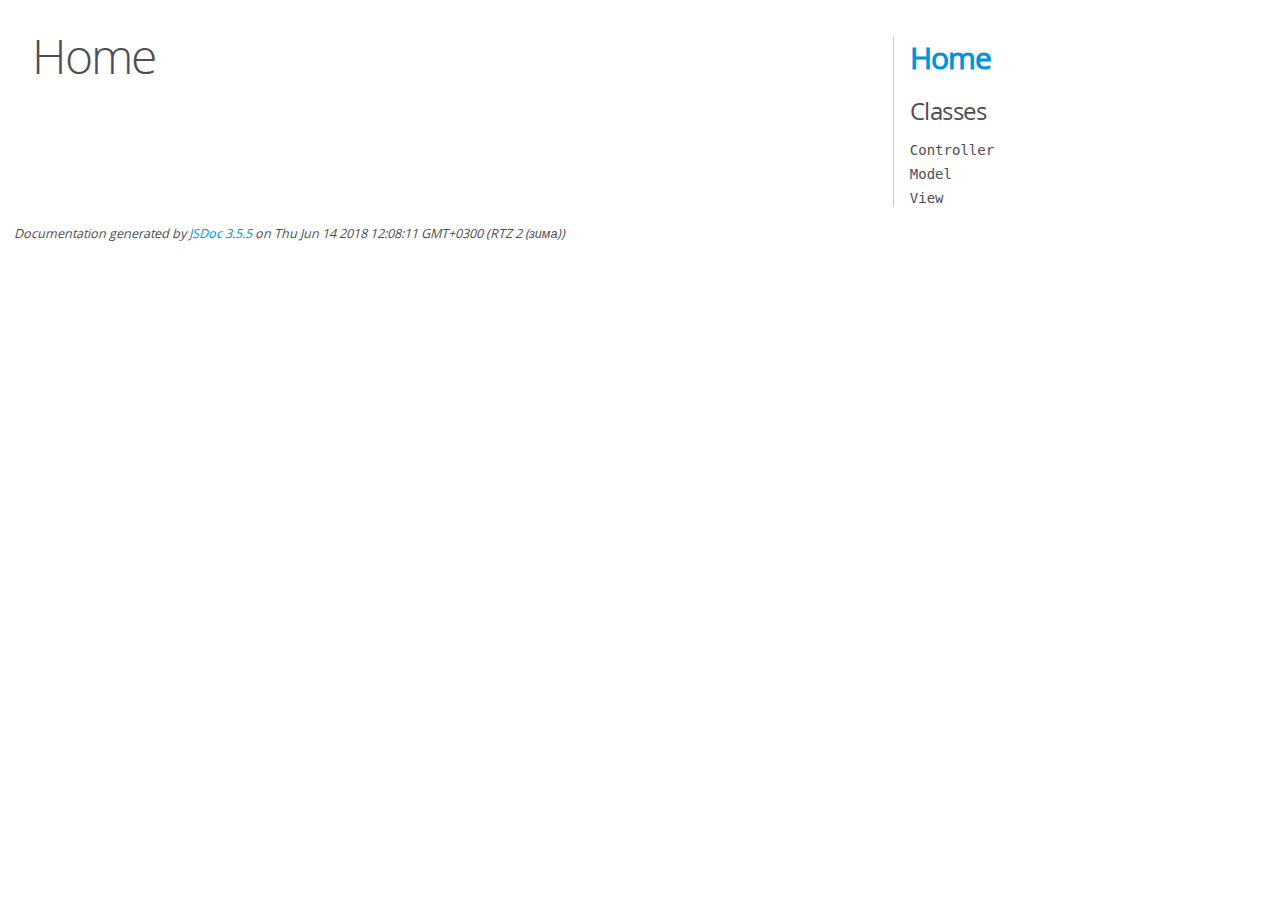
<file: jsDocs/index.html>
<!DOCTYPE html>
<html lang="en">
<head>
    <meta charset="utf-8">
    <title>JSDoc: Home</title>

    <script src="scripts/prettify/prettify.js"> </script>
    <script src="scripts/prettify/lang-css.js"> </script>
    <!--[if lt IE 9]>
      <script src="//html5shiv.googlecode.com/svn/trunk/html5.js"></script>
    <![endif]-->
    <link type="text/css" rel="stylesheet" href="styles/prettify-tomorrow.css">
    <link type="text/css" rel="stylesheet" href="styles/jsdoc-default.css">
</head>

<body>

<div id="main">

    <h1 class="page-title">Home</h1>

    



    


    <h3> </h3>










    









</div>

<nav>
    <h2><a href="index.html">Home</a></h2><h3>Classes</h3><ul><li><a href="Controller.html">Controller</a></li><li><a href="Model.html">Model</a></li><li><a href="View.html">View</a></li></ul>
</nav>

<br class="clear">

<footer>
    Documentation generated by <a href="https://github.com/jsdoc3/jsdoc">JSDoc 3.5.5</a> on Thu Jun 14 2018 12:08:11 GMT+0300 (RTZ 2 (зима))
</footer>

<script> prettyPrint(); </script>
<script src="scripts/linenumber.js"> </script>
</body>
</html>
</file>
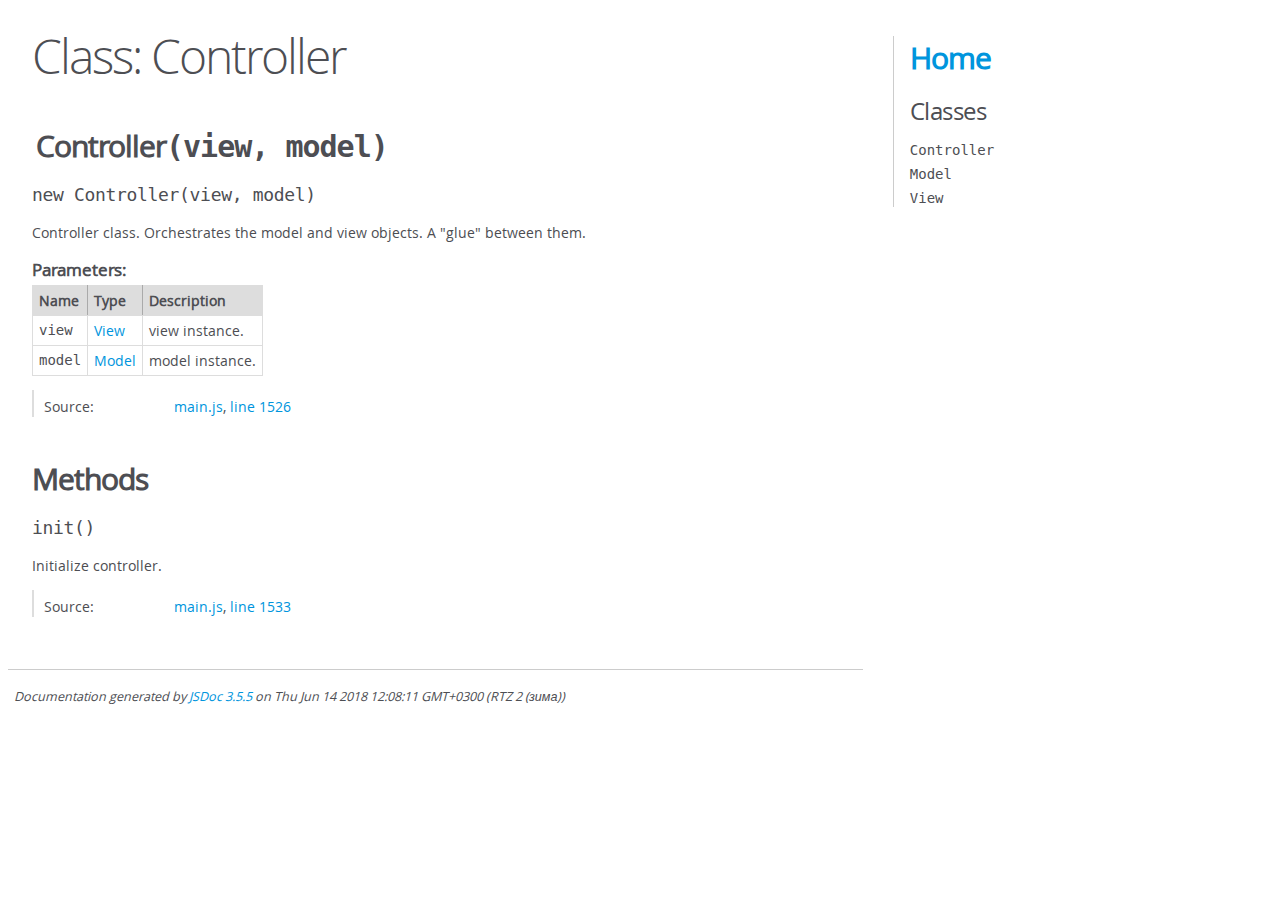
<file: jsDocs/Controller.html>
<!DOCTYPE html>
<html lang="en">
<head>
    <meta charset="utf-8">
    <title>JSDoc: Class: Controller</title>

    <script src="scripts/prettify/prettify.js"> </script>
    <script src="scripts/prettify/lang-css.js"> </script>
    <!--[if lt IE 9]>
      <script src="//html5shiv.googlecode.com/svn/trunk/html5.js"></script>
    <![endif]-->
    <link type="text/css" rel="stylesheet" href="styles/prettify-tomorrow.css">
    <link type="text/css" rel="stylesheet" href="styles/jsdoc-default.css">
</head>

<body>

<div id="main">

    <h1 class="page-title">Class: Controller</h1>

    




<section>

<header>
    
        <h2><span class="attribs"><span class="type-signature"></span></span>Controller<span class="signature">(view, model)</span><span class="type-signature"></span></h2>
        
    
</header>

<article>
    <div class="container-overview">
    
        

    

    
    <h4 class="name" id="Controller"><span class="type-signature"></span>new Controller<span class="signature">(view, model)</span><span class="type-signature"></span></h4>
    

    



<div class="description">
    Controller class. Orchestrates the model and view objects. A "glue" between them.
</div>









    <h5>Parameters:</h5>
    

<table class="params">
    <thead>
    <tr>
        
        <th>Name</th>
        

        <th>Type</th>

        

        

        <th class="last">Description</th>
    </tr>
    </thead>

    <tbody>
    

        <tr>
            
                <td class="name"><code>view</code></td>
            

            <td class="type">
            
                
<span class="param-type"><a href="View.html">View</a></span>


            
            </td>

            

            

            <td class="description last">view instance.</td>
        </tr>

    

        <tr>
            
                <td class="name"><code>model</code></td>
            

            <td class="type">
            
                
<span class="param-type"><a href="Model.html">Model</a></span>


            
            </td>

            

            

            <td class="description last">model instance.</td>
        </tr>

    
    </tbody>
</table>






<dl class="details">

    

    

    

    

    

    

    

    

    

    

    

    

    
    <dt class="tag-source">Source:</dt>
    <dd class="tag-source"><ul class="dummy"><li>
        <a href="main.js.html">main.js</a>, <a href="main.js.html#line1526">line 1526</a>
    </li></ul></dd>
    

    

    

    
</dl>


















    
    </div>

    

    

    

    

    

    

    

    
        <h3 class="subsection-title">Methods</h3>

        
            

    

    
    <h4 class="name" id="init"><span class="type-signature"></span>init<span class="signature">()</span><span class="type-signature"></span></h4>
    

    



<div class="description">
    Initialize controller.
</div>













<dl class="details">

    

    

    

    

    

    

    

    

    

    

    

    

    
    <dt class="tag-source">Source:</dt>
    <dd class="tag-source"><ul class="dummy"><li>
        <a href="main.js.html">main.js</a>, <a href="main.js.html#line1533">line 1533</a>
    </li></ul></dd>
    

    

    

    
</dl>


















        
    

    

    
</article>

</section>




</div>

<nav>
    <h2><a href="index.html">Home</a></h2><h3>Classes</h3><ul><li><a href="Controller.html">Controller</a></li><li><a href="Model.html">Model</a></li><li><a href="View.html">View</a></li></ul>
</nav>

<br class="clear">

<footer>
    Documentation generated by <a href="https://github.com/jsdoc3/jsdoc">JSDoc 3.5.5</a> on Thu Jun 14 2018 12:08:11 GMT+0300 (RTZ 2 (зима))
</footer>

<script> prettyPrint(); </script>
<script src="scripts/linenumber.js"> </script>
</body>
</html>
</file>
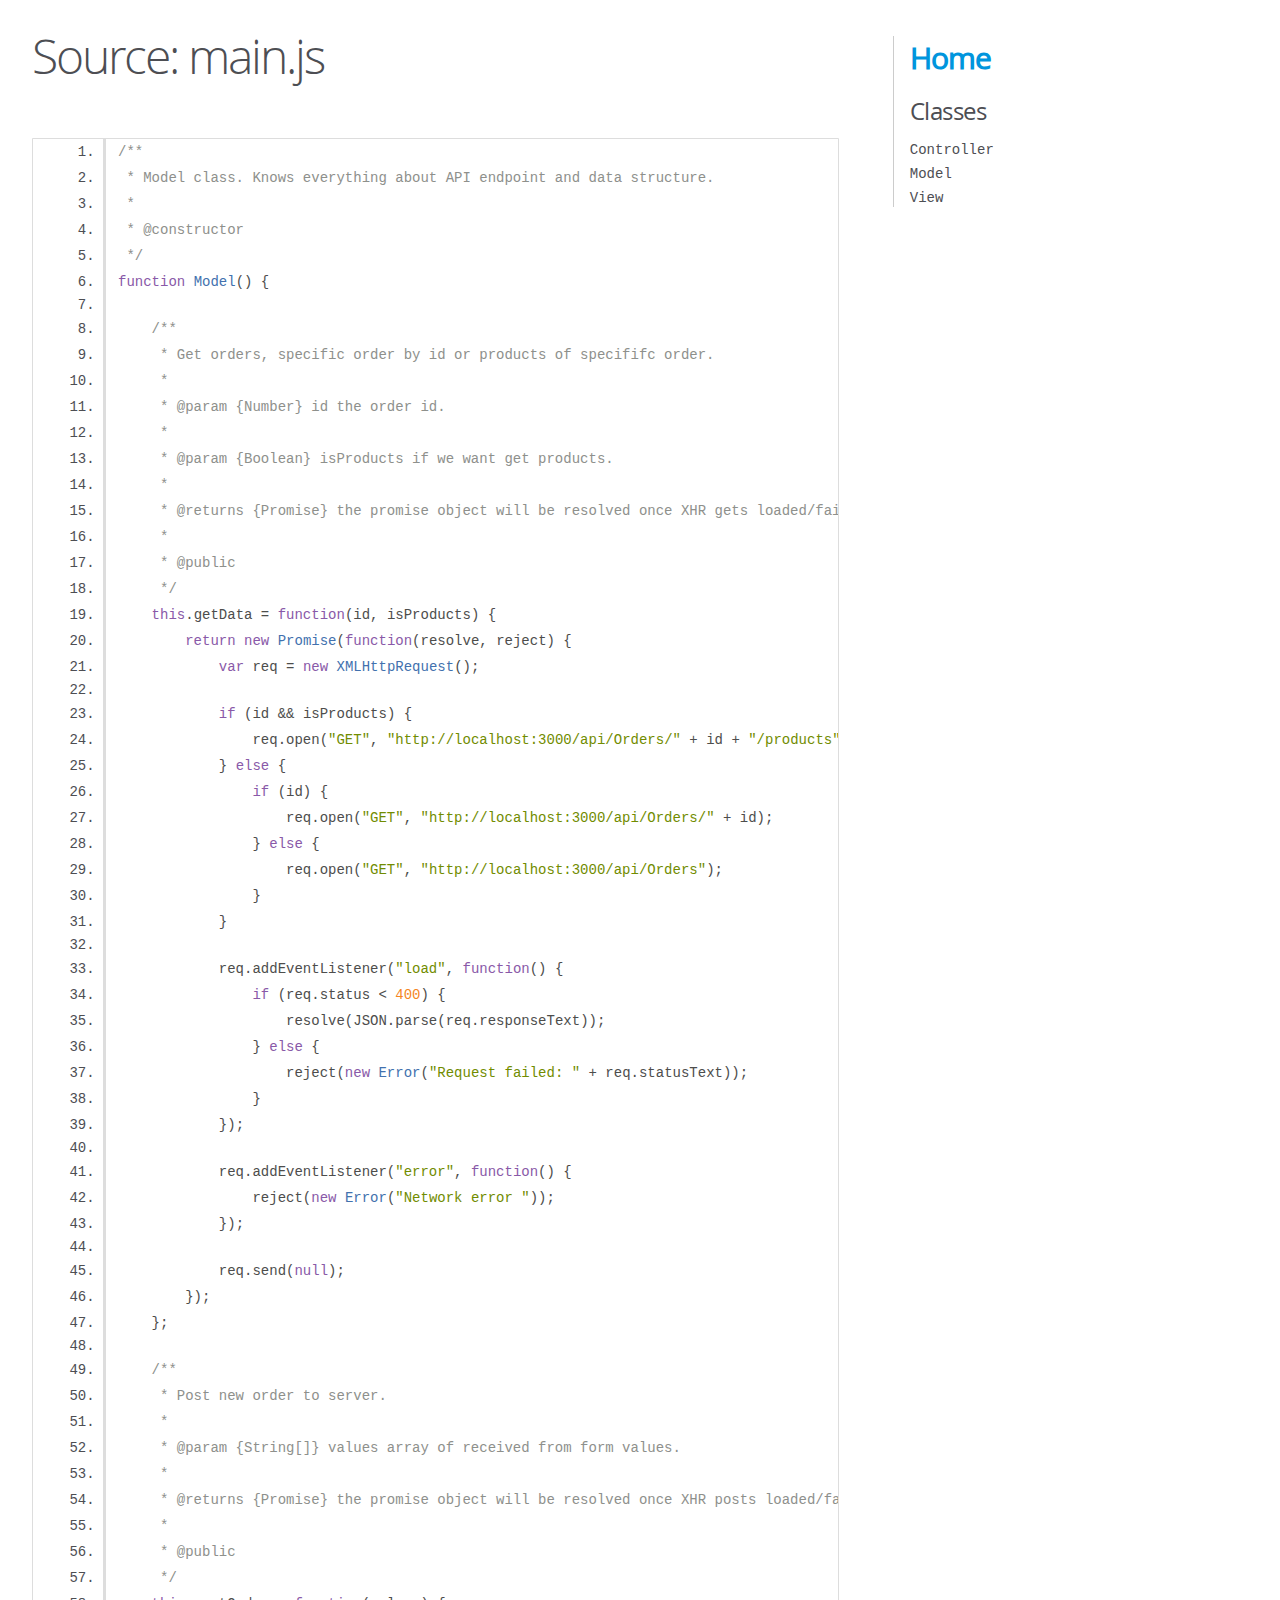
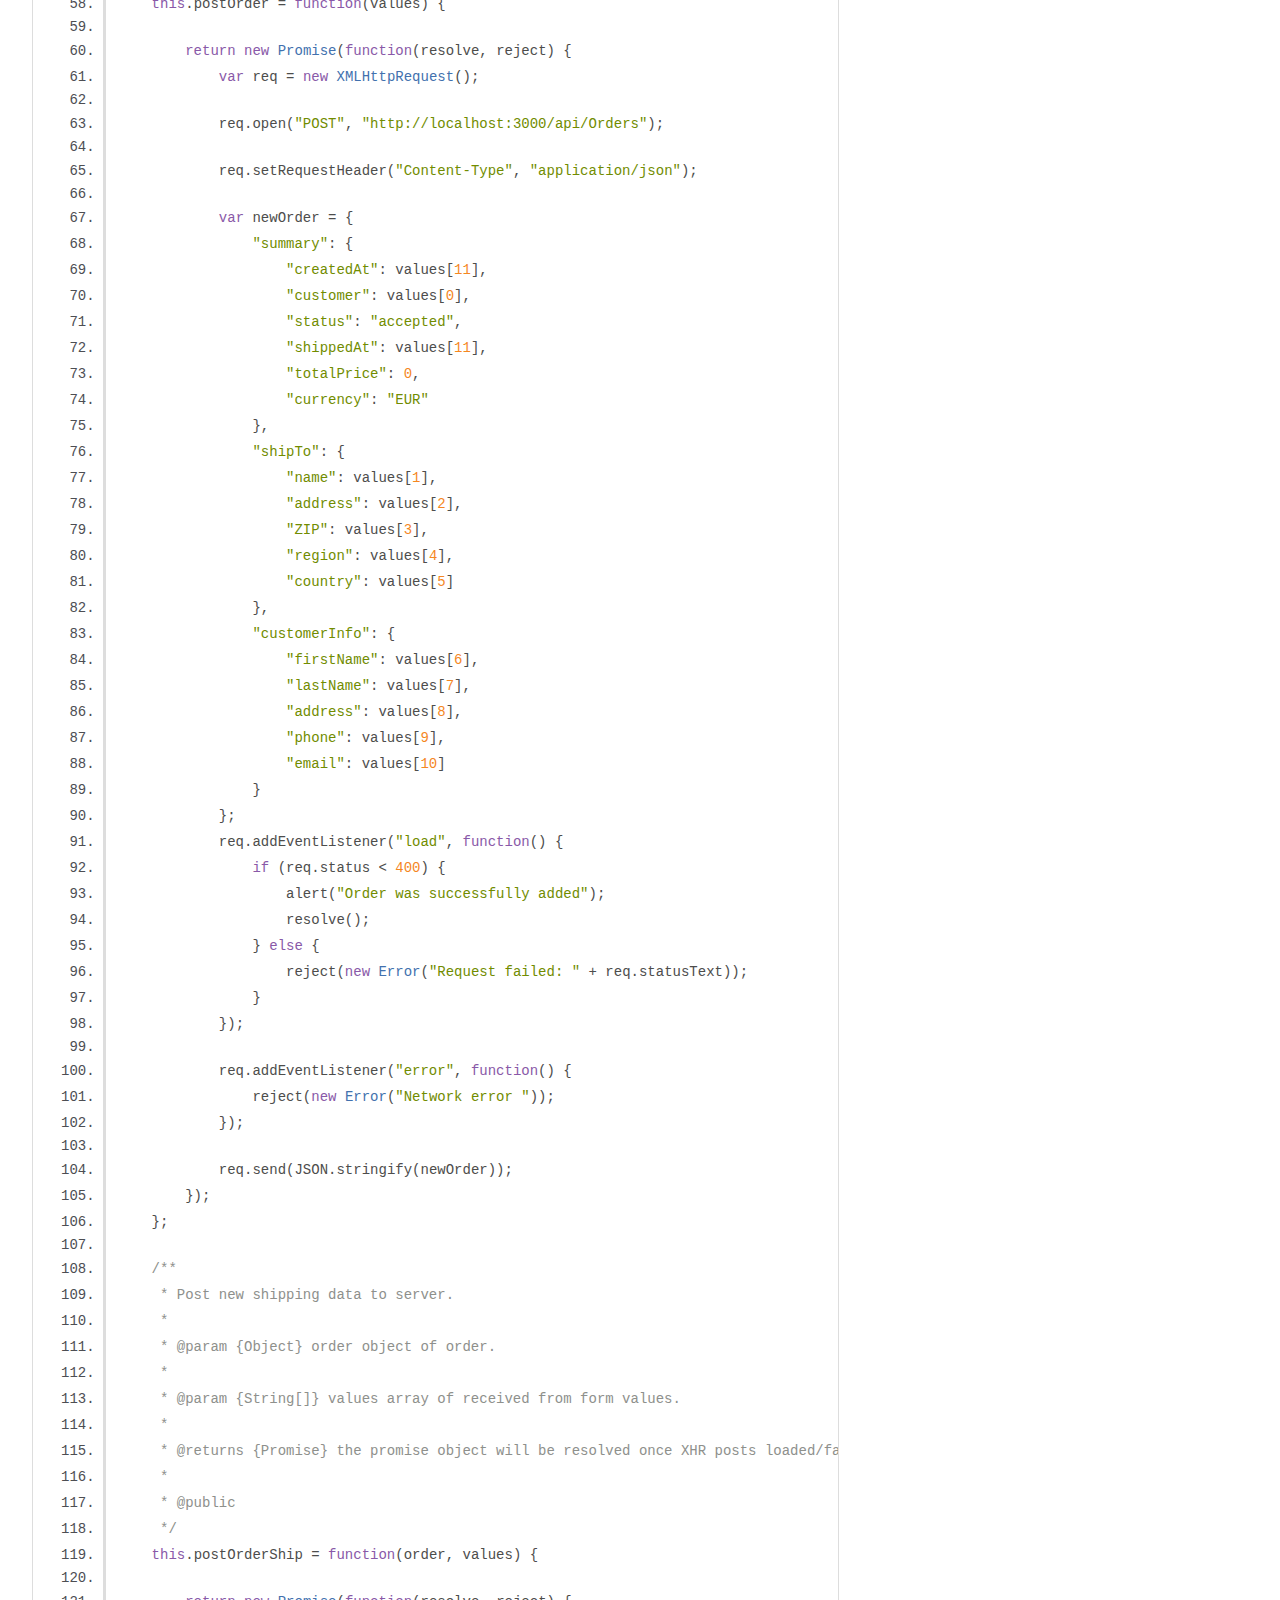
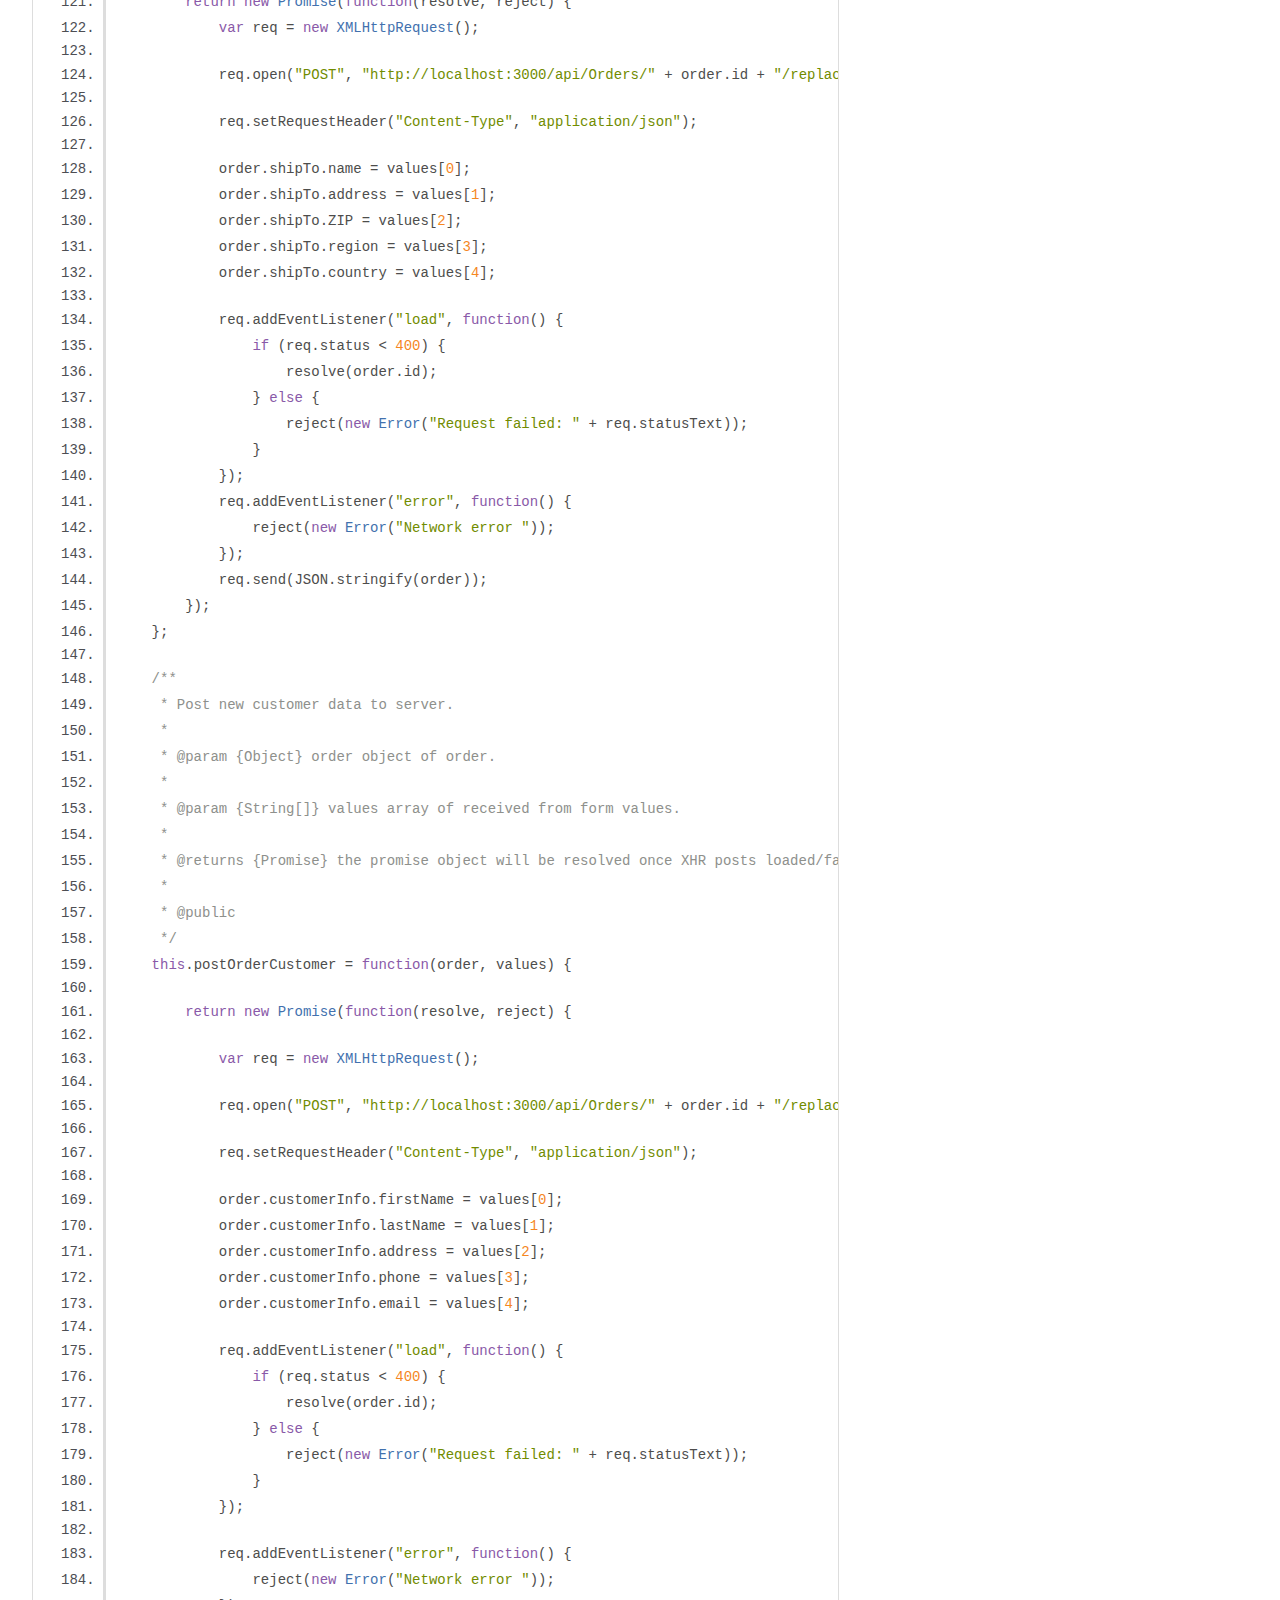
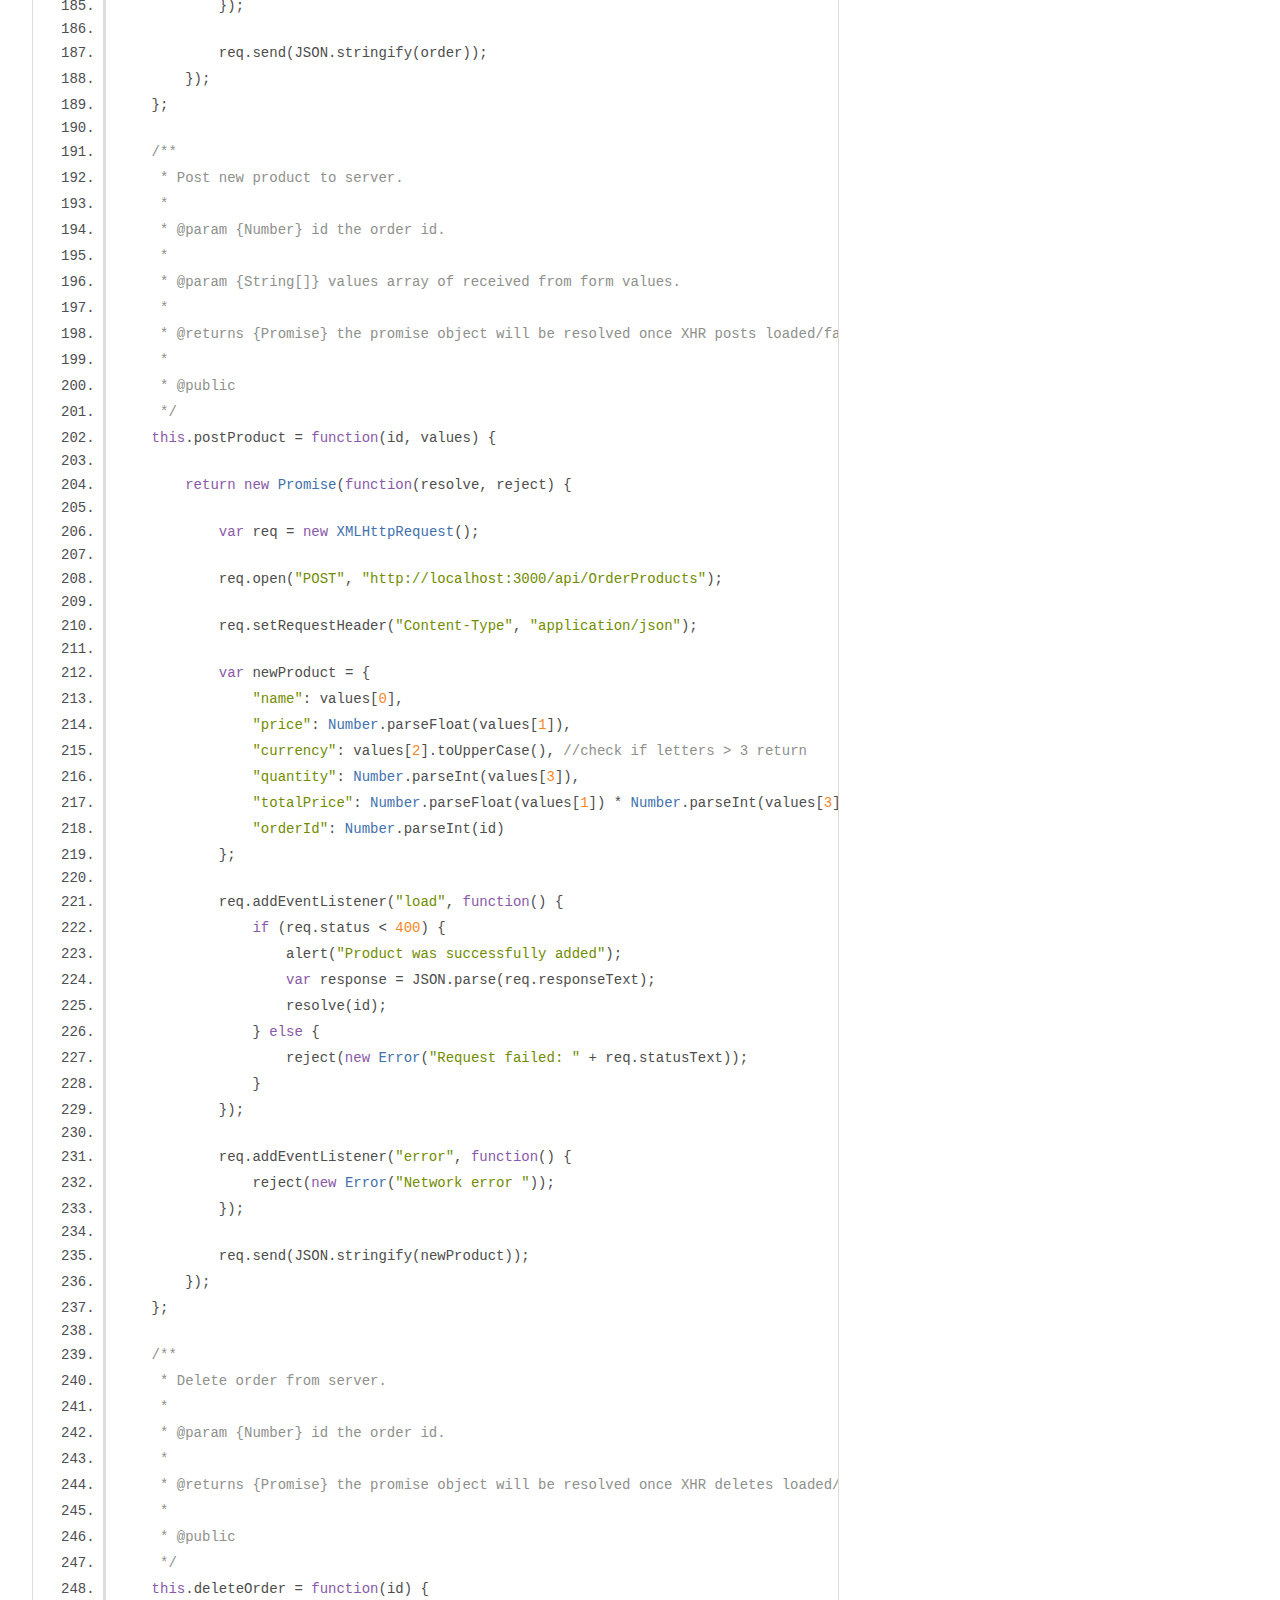
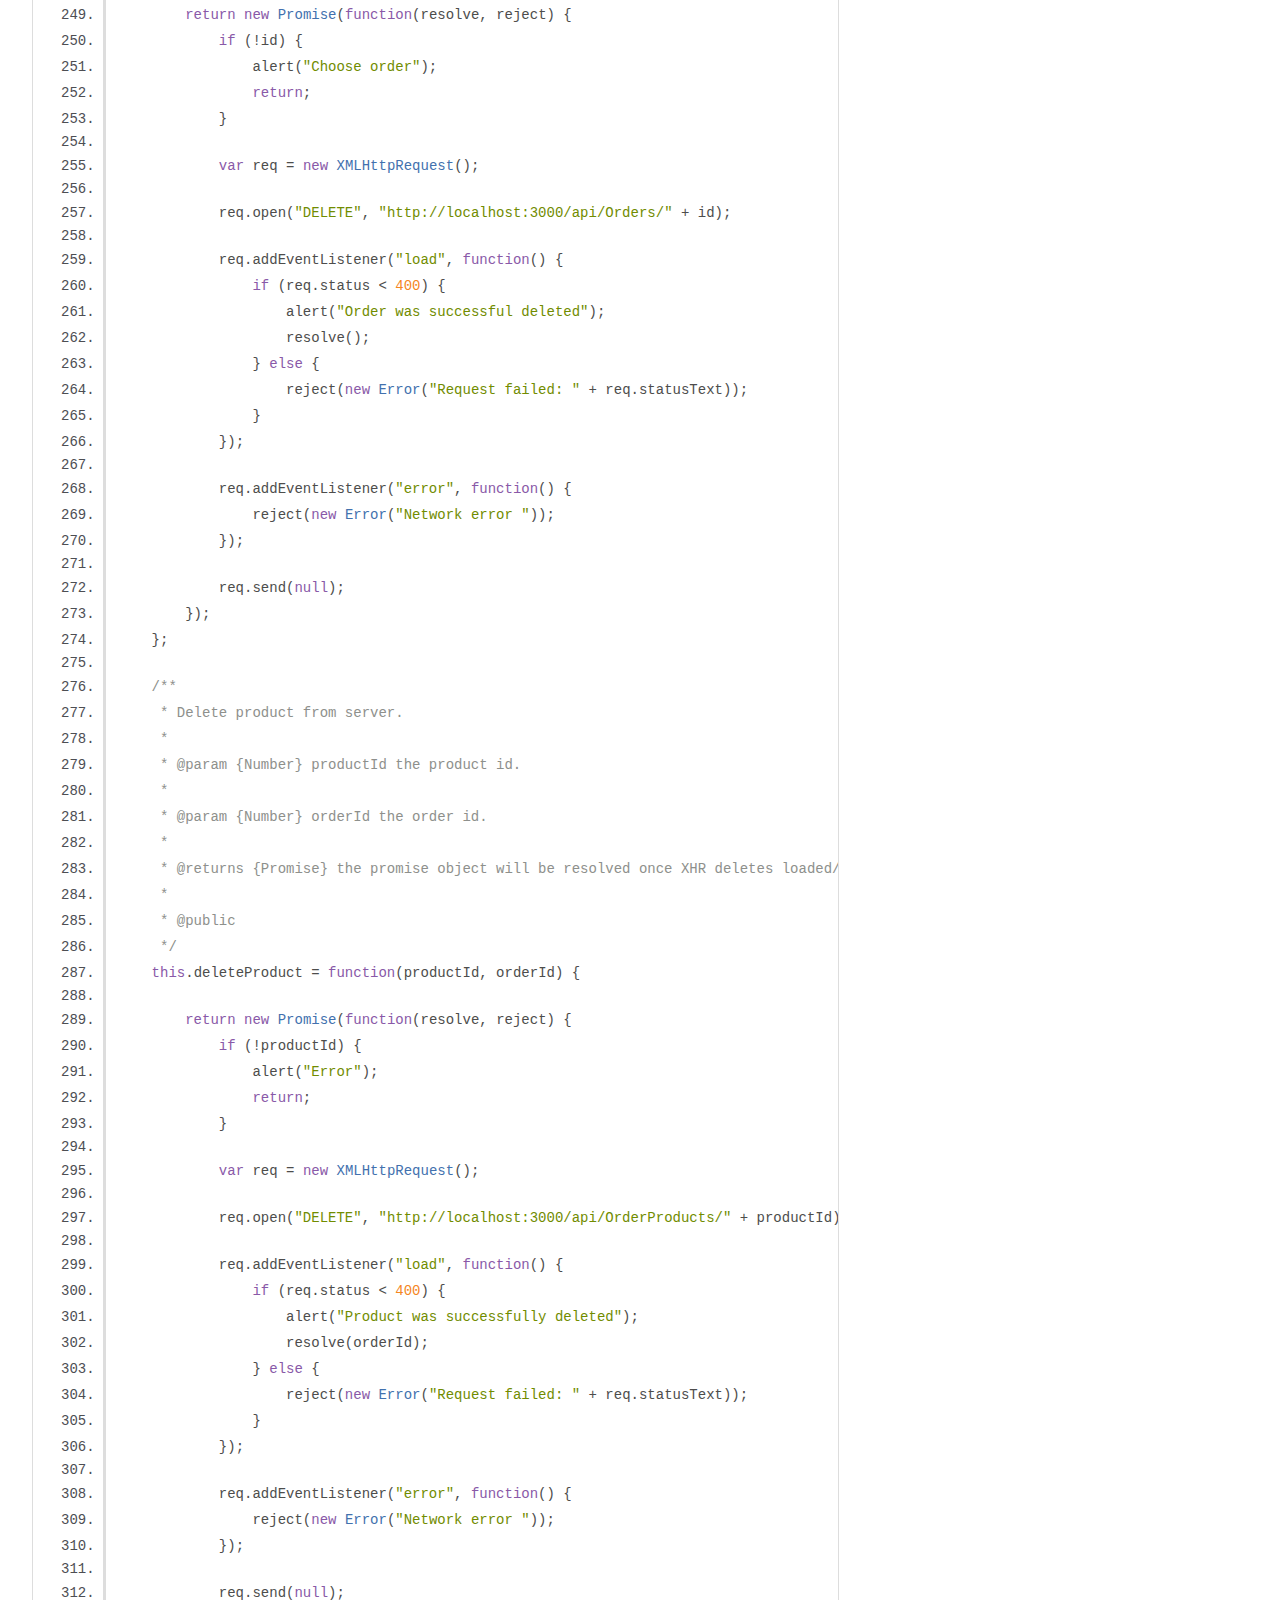
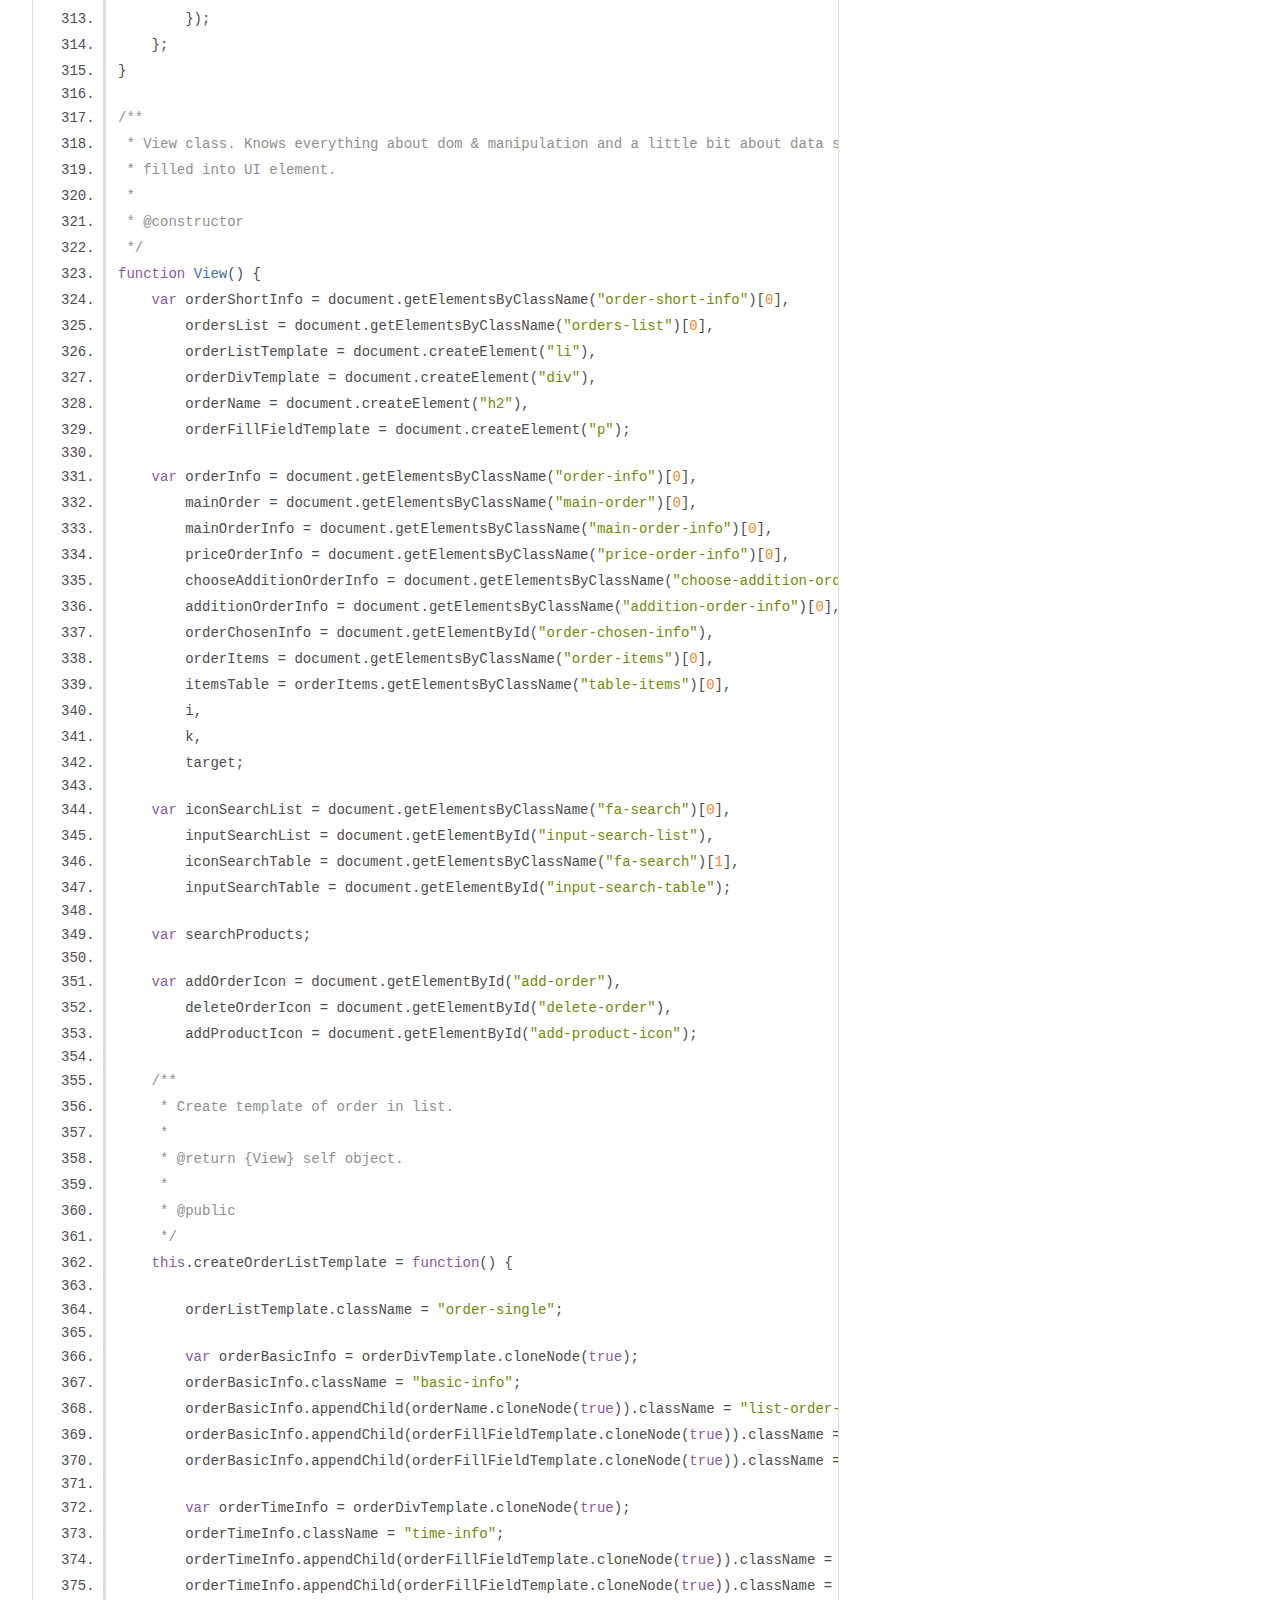
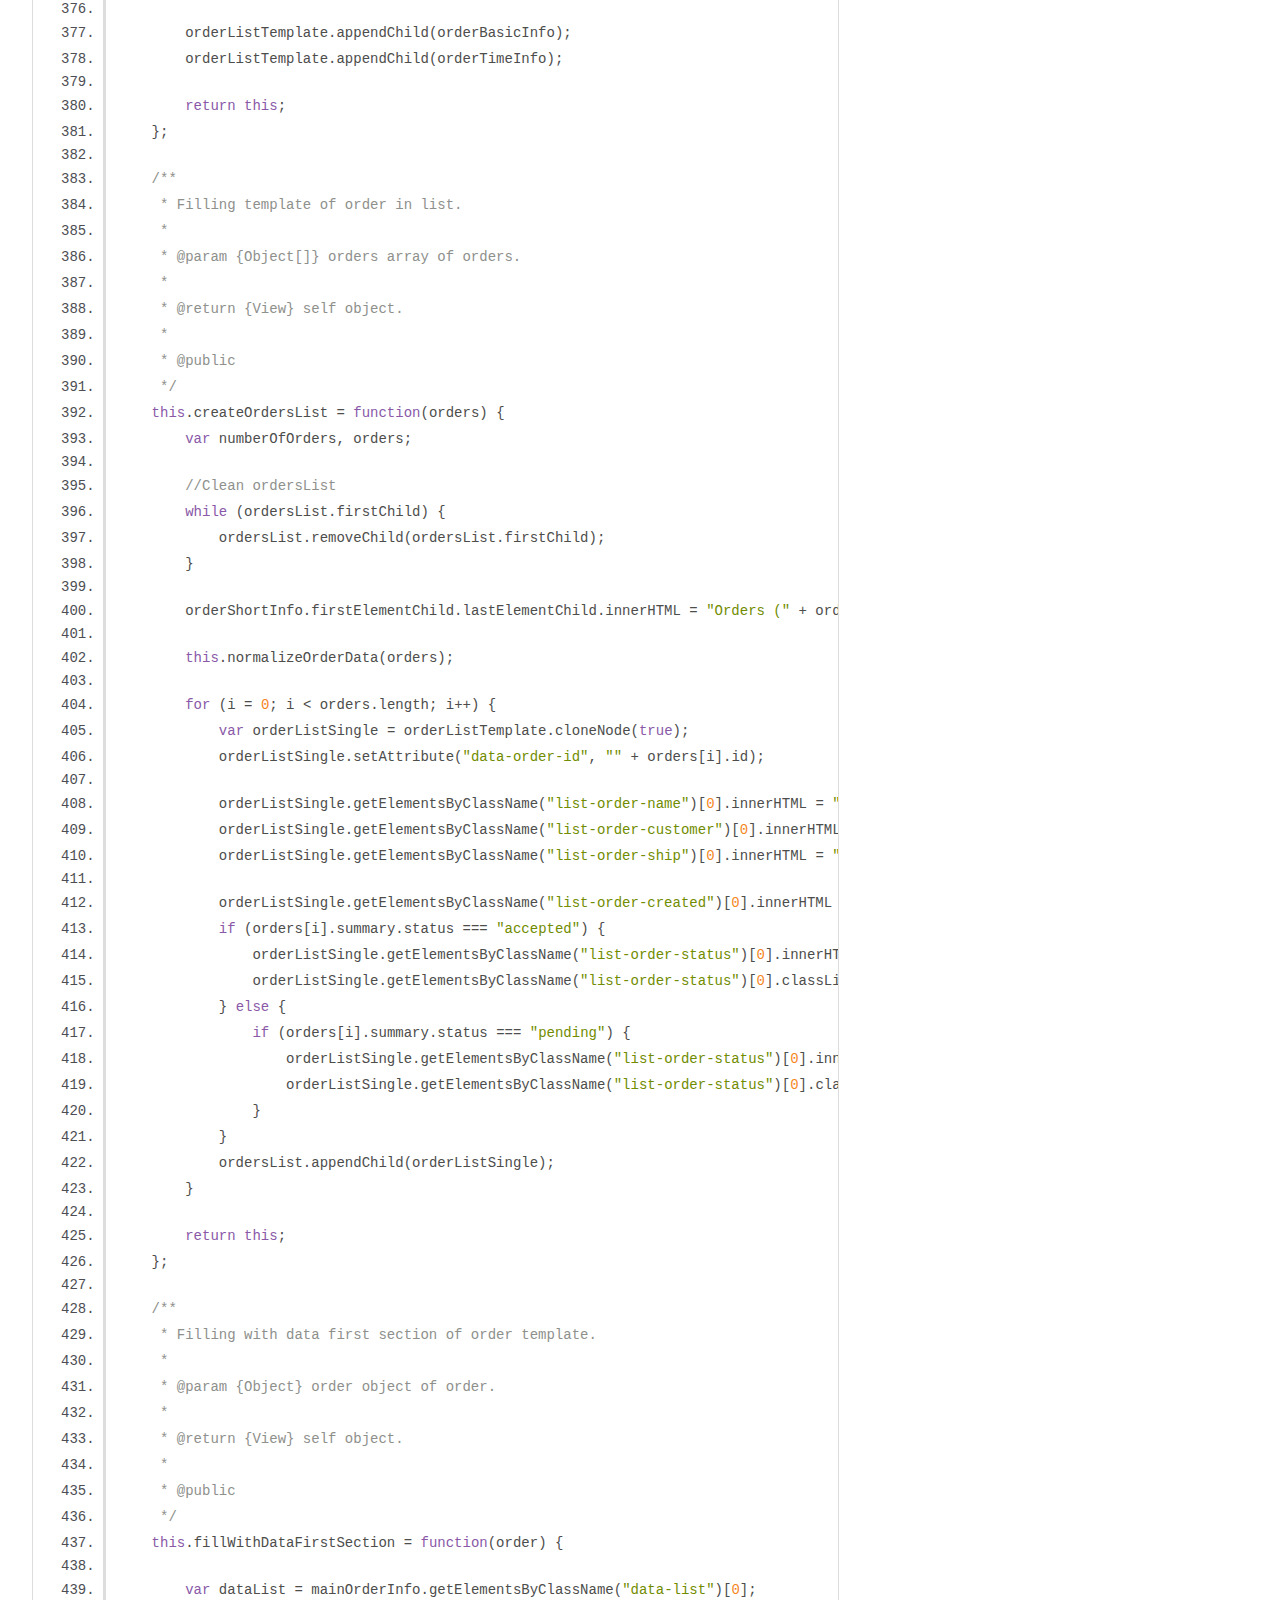
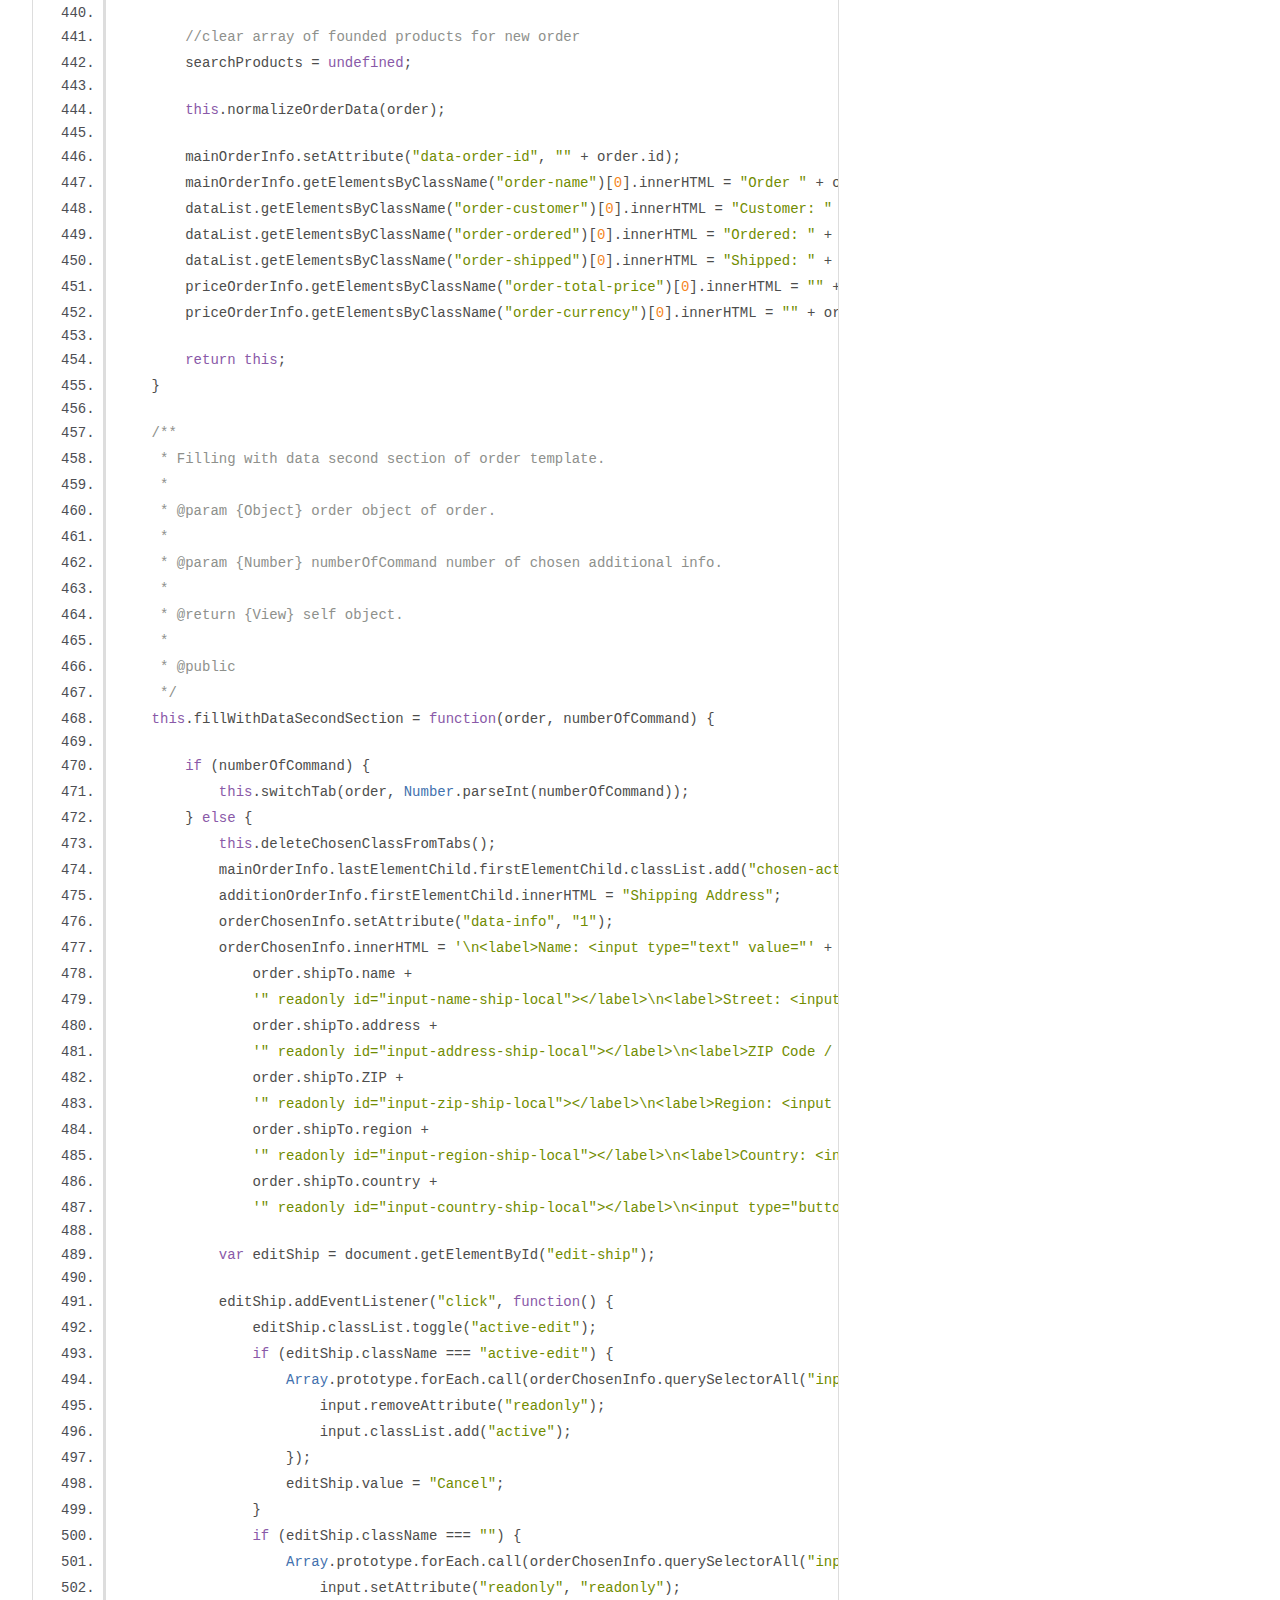
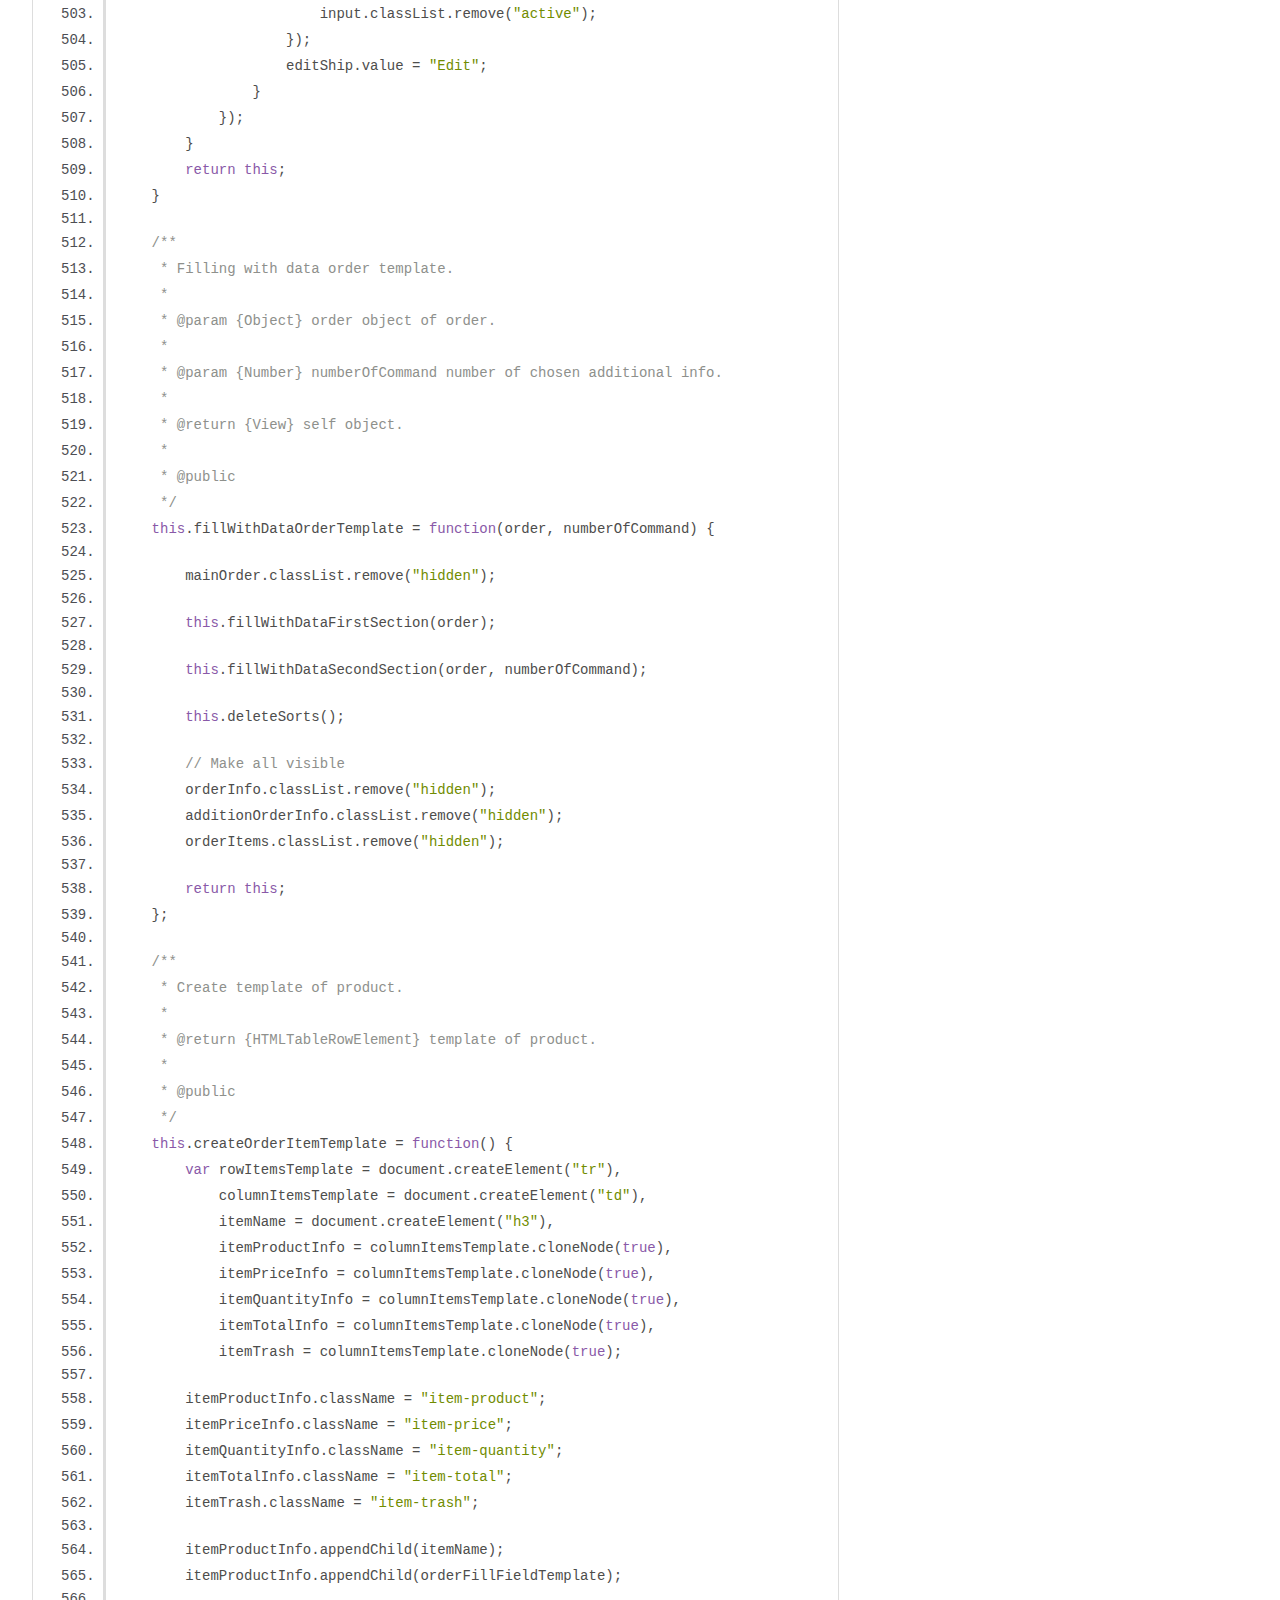
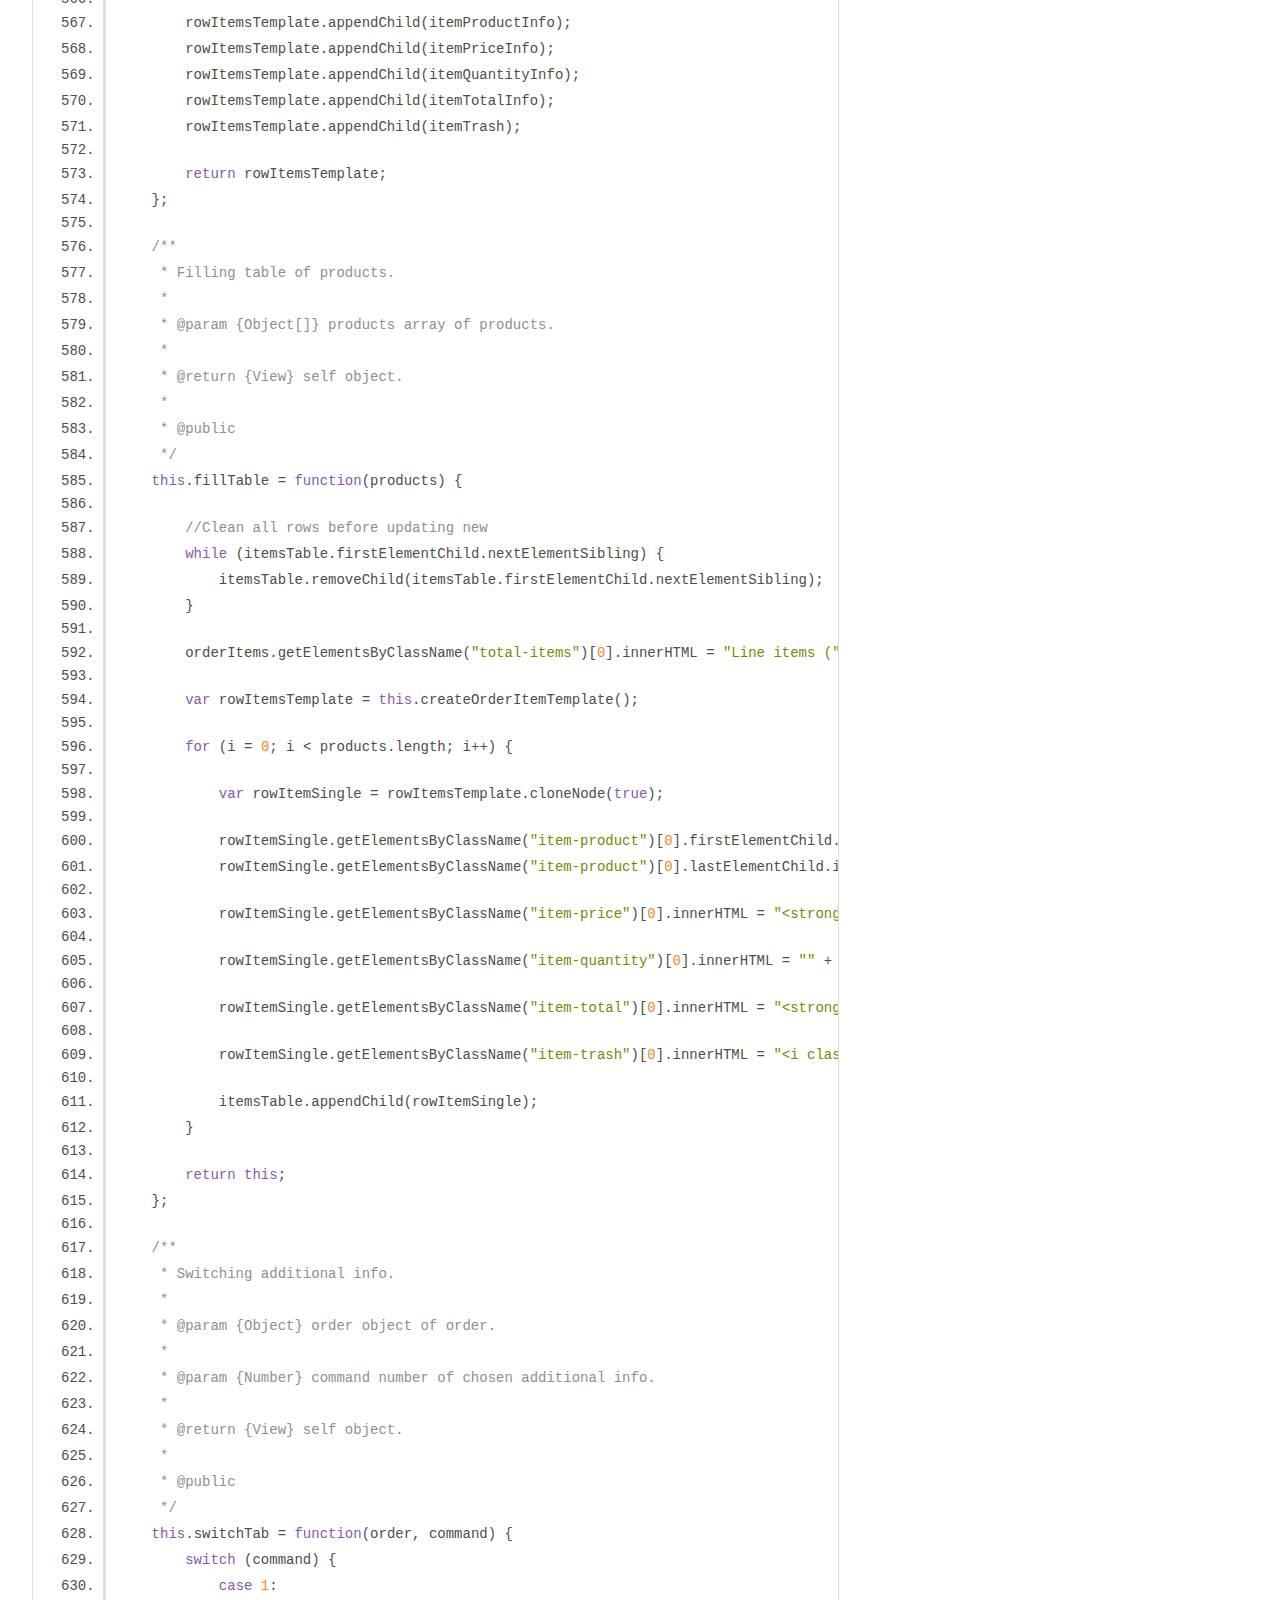
<file: jsDocs/main.js.html>
<!DOCTYPE html>
<html lang="en">
<head>
    <meta charset="utf-8">
    <title>JSDoc: Source: main.js</title>

    <script src="scripts/prettify/prettify.js"> </script>
    <script src="scripts/prettify/lang-css.js"> </script>
    <!--[if lt IE 9]>
      <script src="//html5shiv.googlecode.com/svn/trunk/html5.js"></script>
    <![endif]-->
    <link type="text/css" rel="stylesheet" href="styles/prettify-tomorrow.css">
    <link type="text/css" rel="stylesheet" href="styles/jsdoc-default.css">
</head>

<body>

<div id="main">

    <h1 class="page-title">Source: main.js</h1>

    



    
    <section>
        <article>
            <pre class="prettyprint source linenums"><code>/**
 * Model class. Knows everything about API endpoint and data structure.
 *
 * @constructor
 */
function Model() {

    /**
     * Get orders, specific order by id or products of specififc order.
     *
     * @param {Number} id the order id.
     * 
     * @param {Boolean} isProducts if we want get products.
     *
     * @returns {Promise} the promise object will be resolved once XHR gets loaded/failed
     *
     * @public
     */
    this.getData = function(id, isProducts) {
        return new Promise(function(resolve, reject) {
            var req = new XMLHttpRequest();

            if (id &amp;&amp; isProducts) {
                req.open("GET", "http://localhost:3000/api/Orders/" + id + "/products");
            } else {
                if (id) {
                    req.open("GET", "http://localhost:3000/api/Orders/" + id);
                } else {
                    req.open("GET", "http://localhost:3000/api/Orders");
                }
            }

            req.addEventListener("load", function() {
                if (req.status &lt; 400) {
                    resolve(JSON.parse(req.responseText));
                } else {
                    reject(new Error("Request failed: " + req.statusText));
                }
            });

            req.addEventListener("error", function() {
                reject(new Error("Network error "));
            });

            req.send(null);
        });
    };

    /**
     * Post new order to server.
     *
     * @param {String[]} values array of received from form values.
     *
     * @returns {Promise} the promise object will be resolved once XHR posts loaded/failed
     *
     * @public
     */
    this.postOrder = function(values) {

        return new Promise(function(resolve, reject) {
            var req = new XMLHttpRequest();

            req.open("POST", "http://localhost:3000/api/Orders");

            req.setRequestHeader("Content-Type", "application/json");

            var newOrder = {
                "summary": {
                    "createdAt": values[11],
                    "customer": values[0],
                    "status": "accepted",
                    "shippedAt": values[11],
                    "totalPrice": 0,
                    "currency": "EUR"
                },
                "shipTo": {
                    "name": values[1],
                    "address": values[2],
                    "ZIP": values[3],
                    "region": values[4],
                    "country": values[5]
                },
                "customerInfo": {
                    "firstName": values[6],
                    "lastName": values[7],
                    "address": values[8],
                    "phone": values[9],
                    "email": values[10]
                }
            };
            req.addEventListener("load", function() {
                if (req.status &lt; 400) {
                    alert("Order was successfully added");
                    resolve();
                } else {
                    reject(new Error("Request failed: " + req.statusText));
                }
            });

            req.addEventListener("error", function() {
                reject(new Error("Network error "));
            });

            req.send(JSON.stringify(newOrder));
        });
    };

    /**
     * Post new shipping data to server.
     * 
     * @param {Object} order object of order.
     *
     * @param {String[]} values array of received from form values.
     *
     * @returns {Promise} the promise object will be resolved once XHR posts loaded/failed
     *
     * @public
     */
    this.postOrderShip = function(order, values) {

        return new Promise(function(resolve, reject) {
            var req = new XMLHttpRequest();

            req.open("POST", "http://localhost:3000/api/Orders/" + order.id + "/replace");

            req.setRequestHeader("Content-Type", "application/json");

            order.shipTo.name = values[0];
            order.shipTo.address = values[1];
            order.shipTo.ZIP = values[2];
            order.shipTo.region = values[3];
            order.shipTo.country = values[4];

            req.addEventListener("load", function() {
                if (req.status &lt; 400) {
                    resolve(order.id);
                } else {
                    reject(new Error("Request failed: " + req.statusText));
                }
            });
            req.addEventListener("error", function() {
                reject(new Error("Network error "));
            });
            req.send(JSON.stringify(order));
        });
    };

    /**
     * Post new customer data to server.
     * 
     * @param {Object} order object of order.
     *
     * @param {String[]} values array of received from form values.
     *
     * @returns {Promise} the promise object will be resolved once XHR posts loaded/failed
     *
     * @public
     */
    this.postOrderCustomer = function(order, values) {

        return new Promise(function(resolve, reject) {

            var req = new XMLHttpRequest();

            req.open("POST", "http://localhost:3000/api/Orders/" + order.id + "/replace");

            req.setRequestHeader("Content-Type", "application/json");

            order.customerInfo.firstName = values[0];
            order.customerInfo.lastName = values[1];
            order.customerInfo.address = values[2];
            order.customerInfo.phone = values[3];
            order.customerInfo.email = values[4];

            req.addEventListener("load", function() {
                if (req.status &lt; 400) {
                    resolve(order.id);
                } else {
                    reject(new Error("Request failed: " + req.statusText));
                }
            });

            req.addEventListener("error", function() {
                reject(new Error("Network error "));
            });

            req.send(JSON.stringify(order));
        });
    };

    /**
     * Post new product to server.
     * 
     * @param {Number} id the order id.
     *
     * @param {String[]} values array of received from form values.
     *
     * @returns {Promise} the promise object will be resolved once XHR posts loaded/failed
     *
     * @public
     */
    this.postProduct = function(id, values) {

        return new Promise(function(resolve, reject) {

            var req = new XMLHttpRequest();

            req.open("POST", "http://localhost:3000/api/OrderProducts");

            req.setRequestHeader("Content-Type", "application/json");

            var newProduct = {
                "name": values[0],
                "price": Number.parseFloat(values[1]),
                "currency": values[2].toUpperCase(), //check if letters > 3 return
                "quantity": Number.parseInt(values[3]),
                "totalPrice": Number.parseFloat(values[1]) * Number.parseInt(values[3]),
                "orderId": Number.parseInt(id)
            };

            req.addEventListener("load", function() {
                if (req.status &lt; 400) {
                    alert("Product was successfully added");
                    var response = JSON.parse(req.responseText);
                    resolve(id);
                } else {
                    reject(new Error("Request failed: " + req.statusText));
                }
            });

            req.addEventListener("error", function() {
                reject(new Error("Network error "));
            });

            req.send(JSON.stringify(newProduct));
        });
    };

    /**
     * Delete order from server.
     * 
     * @param {Number} id the order id.
     *
     * @returns {Promise} the promise object will be resolved once XHR deletes loaded/failed
     *
     * @public
     */
    this.deleteOrder = function(id) {
        return new Promise(function(resolve, reject) {
            if (!id) {
                alert("Choose order");
                return;
            }

            var req = new XMLHttpRequest();

            req.open("DELETE", "http://localhost:3000/api/Orders/" + id);

            req.addEventListener("load", function() {
                if (req.status &lt; 400) {
                    alert("Order was successful deleted");
                    resolve();
                } else {
                    reject(new Error("Request failed: " + req.statusText));
                }
            });

            req.addEventListener("error", function() {
                reject(new Error("Network error "));
            });

            req.send(null);
        });
    };

    /**
     * Delete product from server.
     * 
     * @param {Number} productId the product id.
     * 
     * @param {Number} orderId the order id.
     * 
     * @returns {Promise} the promise object will be resolved once XHR deletes loaded/failed
     *
     * @public
     */
    this.deleteProduct = function(productId, orderId) {

        return new Promise(function(resolve, reject) {
            if (!productId) {
                alert("Error");
                return;
            }

            var req = new XMLHttpRequest();

            req.open("DELETE", "http://localhost:3000/api/OrderProducts/" + productId);

            req.addEventListener("load", function() {
                if (req.status &lt; 400) {
                    alert("Product was successfully deleted");
                    resolve(orderId);
                } else {
                    reject(new Error("Request failed: " + req.statusText));
                }
            });

            req.addEventListener("error", function() {
                reject(new Error("Network error "));
            });

            req.send(null);
        });
    };
}

/**
 * View class. Knows everything about dom &amp; manipulation and a little bit about data structure, which should be
 * filled into UI element.
 *
 * @constructor
 */
function View() {
    var orderShortInfo = document.getElementsByClassName("order-short-info")[0],
        ordersList = document.getElementsByClassName("orders-list")[0],
        orderListTemplate = document.createElement("li"),
        orderDivTemplate = document.createElement("div"),
        orderName = document.createElement("h2"),
        orderFillFieldTemplate = document.createElement("p");

    var orderInfo = document.getElementsByClassName("order-info")[0],
        mainOrder = document.getElementsByClassName("main-order")[0],
        mainOrderInfo = document.getElementsByClassName("main-order-info")[0],
        priceOrderInfo = document.getElementsByClassName("price-order-info")[0],
        chooseAdditionOrderInfo = document.getElementsByClassName("choose-addition-order-info")[0],
        additionOrderInfo = document.getElementsByClassName("addition-order-info")[0],
        orderChosenInfo = document.getElementById("order-chosen-info"),
        orderItems = document.getElementsByClassName("order-items")[0],
        itemsTable = orderItems.getElementsByClassName("table-items")[0],
        i,
        k,
        target;

    var iconSearchList = document.getElementsByClassName("fa-search")[0],
        inputSearchList = document.getElementById("input-search-list"),
        iconSearchTable = document.getElementsByClassName("fa-search")[1],
        inputSearchTable = document.getElementById("input-search-table");

    var searchProducts;

    var addOrderIcon = document.getElementById("add-order"),
        deleteOrderIcon = document.getElementById("delete-order"),
        addProductIcon = document.getElementById("add-product-icon");

    /**
     * Create template of order in list.
     *
     * @return {View} self object.
     *
     * @public
     */
    this.createOrderListTemplate = function() {

        orderListTemplate.className = "order-single";

        var orderBasicInfo = orderDivTemplate.cloneNode(true);
        orderBasicInfo.className = "basic-info";
        orderBasicInfo.appendChild(orderName.cloneNode(true)).className = "list-order-name";
        orderBasicInfo.appendChild(orderFillFieldTemplate.cloneNode(true)).className = "list-order-customer";
        orderBasicInfo.appendChild(orderFillFieldTemplate.cloneNode(true)).className = "list-order-ship";

        var orderTimeInfo = orderDivTemplate.cloneNode(true);
        orderTimeInfo.className = "time-info";
        orderTimeInfo.appendChild(orderFillFieldTemplate.cloneNode(true)).className = "list-order-created";
        orderTimeInfo.appendChild(orderFillFieldTemplate.cloneNode(true)).className = "list-order-status";

        orderListTemplate.appendChild(orderBasicInfo);
        orderListTemplate.appendChild(orderTimeInfo);

        return this;
    };

    /**
     * Filling template of order in list.
     *
     * @param {Object[]} orders array of orders.
     * 
     * @return {View} self object.
     *
     * @public
     */
    this.createOrdersList = function(orders) {
        var numberOfOrders, orders;

        //Clean ordersList
        while (ordersList.firstChild) {
            ordersList.removeChild(ordersList.firstChild);
        }

        orderShortInfo.firstElementChild.lastElementChild.innerHTML = "Orders (" + orders.length + ")";

        this.normalizeOrderData(orders);

        for (i = 0; i &lt; orders.length; i++) {
            var orderListSingle = orderListTemplate.cloneNode(true);
            orderListSingle.setAttribute("data-order-id", "" + orders[i].id);

            orderListSingle.getElementsByClassName("list-order-name")[0].innerHTML = "Order " + orders[i].id;
            orderListSingle.getElementsByClassName("list-order-customer")[0].innerHTML = "" + orders[i].summary.customer;
            orderListSingle.getElementsByClassName("list-order-ship")[0].innerHTML = "Shipped: " + orders[i].summary.shippedAt;

            orderListSingle.getElementsByClassName("list-order-created")[0].innerHTML = "" + orders[i].summary.createdAt;
            if (orders[i].summary.status === "accepted") {
                orderListSingle.getElementsByClassName("list-order-status")[0].innerHTML = "Accepted";
                orderListSingle.getElementsByClassName("list-order-status")[0].classList.add("is-in-time");
            } else {
                if (orders[i].summary.status === "pending") {
                    orderListSingle.getElementsByClassName("list-order-status")[0].innerHTML = "Pending";
                    orderListSingle.getElementsByClassName("list-order-status")[0].classList.add("is-urgent");
                }
            }
            ordersList.appendChild(orderListSingle);
        }

        return this;
    };

    /**
     * Filling with data first section of order template.
     *
     * @param {Object} order object of order.
     * 
     * @return {View} self object.
     *
     * @public
     */
    this.fillWithDataFirstSection = function(order) {

        var dataList = mainOrderInfo.getElementsByClassName("data-list")[0];

        //clear array of founded products for new order
        searchProducts = undefined;

        this.normalizeOrderData(order);

        mainOrderInfo.setAttribute("data-order-id", "" + order.id);
        mainOrderInfo.getElementsByClassName("order-name")[0].innerHTML = "Order " + order.id;
        dataList.getElementsByClassName("order-customer")[0].innerHTML = "Customer: " + order.summary.customer;
        dataList.getElementsByClassName("order-ordered")[0].innerHTML = "Ordered: " + order.summary.createdAt;
        dataList.getElementsByClassName("order-shipped")[0].innerHTML = "Shipped: " + order.summary.shippedAt;
        priceOrderInfo.getElementsByClassName("order-total-price")[0].innerHTML = "" + order.summary.totalPrice;
        priceOrderInfo.getElementsByClassName("order-currency")[0].innerHTML = "" + order.summary.currency;

        return this;
    }

    /**
     * Filling with data second section of order template.
     *
     * @param {Object} order object of order.
     * 
     * @param {Number} numberOfCommand number of chosen additional info.
     * 
     * @return {View} self object.
     *
     * @public
     */
    this.fillWithDataSecondSection = function(order, numberOfCommand) {

        if (numberOfCommand) {
            this.switchTab(order, Number.parseInt(numberOfCommand));
        } else {
            this.deleteChosenClassFromTabs();
            mainOrderInfo.lastElementChild.firstElementChild.classList.add("chosen-action");
            additionOrderInfo.firstElementChild.innerHTML = "Shipping Address";
            orderChosenInfo.setAttribute("data-info", "1");
            orderChosenInfo.innerHTML = '\n&lt;label>Name: &lt;input type="text" value="' +
                order.shipTo.name +
                '" readonly id="input-name-ship-local">&lt;/label>\n&lt;label>Street: &lt;input type="text" value="' +
                order.shipTo.address +
                '" readonly id="input-address-ship-local">&lt;/label>\n&lt;label>ZIP Code / City: &lt;input type="text" value="' +
                order.shipTo.ZIP +
                '" readonly id="input-zip-ship-local">&lt;/label>\n&lt;label>Region: &lt;input type="text" value="' +
                order.shipTo.region +
                '" readonly id="input-region-ship-local">&lt;/label>\n&lt;label>Country: &lt;input type="text" value="' +
                order.shipTo.country +
                '" readonly id="input-country-ship-local">&lt;/label>\n&lt;input type="button" value="Edit" id="edit-ship">\n&lt;input type="submit" value="Save">';

            var editShip = document.getElementById("edit-ship");

            editShip.addEventListener("click", function() {
                editShip.classList.toggle("active-edit");
                if (editShip.className === "active-edit") {
                    Array.prototype.forEach.call(orderChosenInfo.querySelectorAll("input[readonly]"), function(input) {
                        input.removeAttribute("readonly");
                        input.classList.add("active");
                    });
                    editShip.value = "Cancel";
                }
                if (editShip.className === "") {
                    Array.prototype.forEach.call(orderChosenInfo.querySelectorAll("input[type=text], input[type=tel], input[type=email]"), function(input) {
                        input.setAttribute("readonly", "readonly");
                        input.classList.remove("active");
                    });
                    editShip.value = "Edit";
                }
            });
        }
        return this;
    }

    /**
     * Filling with data order template.
     *
     * @param {Object} order object of order.
     * 
     * @param {Number} numberOfCommand number of chosen additional info.
     * 
     * @return {View} self object.
     *
     * @public
     */
    this.fillWithDataOrderTemplate = function(order, numberOfCommand) {

        mainOrder.classList.remove("hidden");

        this.fillWithDataFirstSection(order);

        this.fillWithDataSecondSection(order, numberOfCommand);

        this.deleteSorts();

        // Make all visible
        orderInfo.classList.remove("hidden");
        additionOrderInfo.classList.remove("hidden");
        orderItems.classList.remove("hidden");

        return this;
    };

    /**
     * Create template of product.
     * 
     * @return {HTMLTableRowElement} template of product.
     *
     * @public
     */
    this.createOrderItemTemplate = function() {
        var rowItemsTemplate = document.createElement("tr"),
            columnItemsTemplate = document.createElement("td"),
            itemName = document.createElement("h3"),
            itemProductInfo = columnItemsTemplate.cloneNode(true),
            itemPriceInfo = columnItemsTemplate.cloneNode(true),
            itemQuantityInfo = columnItemsTemplate.cloneNode(true),
            itemTotalInfo = columnItemsTemplate.cloneNode(true),
            itemTrash = columnItemsTemplate.cloneNode(true);

        itemProductInfo.className = "item-product";
        itemPriceInfo.className = "item-price";
        itemQuantityInfo.className = "item-quantity";
        itemTotalInfo.className = "item-total";
        itemTrash.className = "item-trash";

        itemProductInfo.appendChild(itemName);
        itemProductInfo.appendChild(orderFillFieldTemplate);

        rowItemsTemplate.appendChild(itemProductInfo);
        rowItemsTemplate.appendChild(itemPriceInfo);
        rowItemsTemplate.appendChild(itemQuantityInfo);
        rowItemsTemplate.appendChild(itemTotalInfo);
        rowItemsTemplate.appendChild(itemTrash);

        return rowItemsTemplate;
    };

    /**
     * Filling table of products.
     *
     * @param {Object[]} products array of products.
     * 
     * @return {View} self object.
     *
     * @public
     */
    this.fillTable = function(products) {

        //Clean all rows before updating new
        while (itemsTable.firstElementChild.nextElementSibling) {
            itemsTable.removeChild(itemsTable.firstElementChild.nextElementSibling);
        }

        orderItems.getElementsByClassName("total-items")[0].innerHTML = "Line items (" + products.length + ")";

        var rowItemsTemplate = this.createOrderItemTemplate();

        for (i = 0; i &lt; products.length; i++) {

            var rowItemSingle = rowItemsTemplate.cloneNode(true);

            rowItemSingle.getElementsByClassName("item-product")[0].firstElementChild.innerHTML = "" + products[i].name;
            rowItemSingle.getElementsByClassName("item-product")[0].lastElementChild.innerHTML = "" + products[i].id;

            rowItemSingle.getElementsByClassName("item-price")[0].innerHTML = "&lt;strong>" + products[i].price + "&lt;/strong> " + products[i].currency;

            rowItemSingle.getElementsByClassName("item-quantity")[0].innerHTML = "" + products[i].quantity;

            rowItemSingle.getElementsByClassName("item-total")[0].innerHTML = "&lt;strong>" + products[i].totalPrice + "&lt;/strong> " + products[i].currency;

            rowItemSingle.getElementsByClassName("item-trash")[0].innerHTML = "&lt;i class=\"fas fa-trash-alt\" data-product-id=\"" + products[i].id + "\">&lt;/i>";

            itemsTable.appendChild(rowItemSingle);
        }

        return this;
    };

    /**
     * Switching additional info.
     *
     * @param {Object} order object of order.
     * 
     * @param {Number} command number of chosen additional info.
     * 
     * @return {View} self object.
     *
     * @public
     */
    this.switchTab = function(order, command) {
        switch (command) {
            case 1:
                iconChoice.classList.add("chosen-action");
                additionOrderInfo.firstElementChild.innerHTML = "Shipping Address";
                orderChosenInfo.setAttribute("data-info", "1");
                orderChosenInfo.innerHTML = '\n&lt;label>Name: &lt;input type="text" value="' +
                    order.shipTo.name +
                    '" readonly id="input-name-ship-local">&lt;/label>\n&lt;label>Street: &lt;input type="text" value="' +
                    order.shipTo.address +
                    '" readonly id="input-address-ship-local">&lt;/label>\n&lt;label>ZIP Code / City: &lt;input type="text" value="' +
                    order.shipTo.ZIP +
                    '" readonly id="input-zip-ship-local">&lt;/label>\n&lt;label>Region: &lt;input type="text" value="' +
                    order.shipTo.region +
                    '" readonly id="input-region-ship-local">&lt;/label>\n&lt;label>Country: &lt;input type="text" value="' +
                    order.shipTo.country +
                    '" readonly id="input-country-ship-local">&lt;/label>\n &lt;input type="button" value="Edit" id="edit-ship">\n&lt;input type="submit" value="Save">';

                var editShip = document.getElementById("edit-ship");

                editShip.addEventListener("click", function() {
                    editShip.classList.toggle("active-edit");
                    if (editShip.className === "active-edit") {
                        Array.prototype.forEach.call(orderChosenInfo.querySelectorAll("input[readonly]"), function(input) {
                            input.removeAttribute("readonly");
                            input.classList.add("active");
                        });
                        editShip.value = "Cancel";
                    }
                    if (editShip.className === "") {
                        Array.prototype.forEach.call(orderChosenInfo.querySelectorAll("input[type=text], input[type=tel], input[type=email]"), function(input) {
                            input.setAttribute("readonly", "readonly");
                            input.classList.remove("active");
                        });
                        editShip.value = "Edit";
                    }
                });
                break;
            case 2:
                iconChoice.classList.add("chosen-action");
                additionOrderInfo.firstElementChild.innerHTML = "Map";
                orderChosenInfo.setAttribute("data-info", "2");
                orderChosenInfo.innerHTML = "&lt;div id=\"map\">Hello&lt;/div>";
                this.addMap(order, document.getElementById("map"));
                break;
            case 3:
                iconChoice.classList.add("chosen-action");
                additionOrderInfo.firstElementChild.innerHTML = "Customer Information";
                orderChosenInfo.setAttribute("data-info", "3");
                orderChosenInfo.innerHTML = '\n&lt;label>First Name: &lt;input type="text" value = "' +
                    order.customerInfo.firstName +
                    '" readonly id="input-first-customer-local">&lt;/label>\n&lt;label>Last Name: &lt;input type="text" value = "' +
                    order.customerInfo.lastName +
                    '" readonly id="input-last-customer-local">&lt;/label>\n&lt;label>Address: &lt;input type="text" value = "' +
                    order.customerInfo.address +
                    '" readonly id="input-addres-customer-local">&lt;/label>\n&lt;label>Phone: &lt;input type="tel" value = "' +
                    order.customerInfo.phone +
                    '" readonly id="input-phone-customer-local">&lt;/label>\n&lt;label>Email: &lt;input type="email" value = "' +
                    order.customerInfo.email +
                    '" readonly id="input-email-customer-local">&lt;/label>\n&lt;input type="button" value="Edit" id="edit-customer">\n&lt;input type="submit" value="Save">';

                var editCustomer = document.getElementById("edit-customer");

                editCustomer.addEventListener("click", function() {
                    editCustomer.classList.toggle("active-edit");
                    if (editCustomer.className === "active-edit") {
                        Array.prototype.forEach.call(orderChosenInfo.querySelectorAll("input[readonly]"), function(input) {
                            input.removeAttribute("readonly");
                            input.classList.add("active");
                        });
                        editCustomer.value = "Cancel";
                    }
                    if (editCustomer.className === "") {
                        Array.prototype.forEach.call(orderChosenInfo.querySelectorAll("input[type=text], input[type=tel], input[type=email]"), function(input) {
                            input.setAttribute("readonly", "readonly");
                            input.classList.remove("active");
                        });
                        editCustomer.value = "Edit";
                    }
                });
                break;
        }

        return this;
    };

    /**
     * Sorting products.
     *
     * @param {Object[]} products array of products.
     * 
     * @param {HTMLIconElement} iconSort icon of the chosen sorting action.
     * 
     * @return {View} self object.
     *
     * @public
     */
    this.sortItemsTable = function(products, iconSort) {

        var sortType = iconSort.getAttribute("data-sort-type"),
            sortState = Number.parseInt(iconSort.getAttribute("data-state"));

        //if we'll want to sort founded products
        if (searchProducts) {
            this.sortActions(sortType, sortState, searchProducts);
            this.fillTable(searchProducts);
        } else {
            this.sortActions(sortType, sortState, products);
            sortProducts = products.map(function(item) {
                return item;
            });
            this.fillTable(products);
        }

        return this;
    }

    /**
     * Sorting actions of products.
     *
     * @param {String} sortType type of sorting.
     * 
     * @param {Number} sortState state of sorting (increase, decrease or normal).
     * 
     * @param {Object[]} searchProducts array of earlier founded products.
     * 
     * @return {View} self object.
     *
     * @public
     */
    this.sortActions = function(sortType, sortState, searchProducts) {
        //increase
        if (sortState === 2 &amp;&amp; sortType === "product") {
            searchProducts.sort(function(a, b) {
                var keyA = a.name,
                    keyB = b.name;
                return ((keyA &lt; keyB) ? -1 : ((keyA > keyB) ? 1 : 0));
            });
        }
        if (sortState === 2 &amp;&amp; sortType === "price") {
            searchProducts.sort(function(a, b) {
                var keyA = Number.parseFloat(a.price),
                    keyB = Number.parseFloat(b.price);
                return ((keyA - keyB &lt; 0) ? -1 : ((keyA - keyB > 0) ? 1 : 0));
            });
        }
        if (sortState === 2 &amp;&amp; sortType === "quantity") {
            searchProducts.sort(function(a, b) {
                var keyA = Number.parseFloat(a.quantity),
                    keyB = Number.parseFloat(b.quantity);
                return ((keyA - keyB &lt; 0) ? -1 : ((keyA - keyB > 0) ? 1 : 0));
            });
        }
        if (sortState === 2 &amp;&amp; sortType === "total") {
            searchProducts.sort(function(a, b) {
                var keyA = Number.parseFloat(a.totalPrice),
                    keyB = Number.parseFloat(b.totalPrice);
                return ((keyA - keyB &lt; 0) ? -1 : ((keyA - keyB > 0) ? 1 : 0));
            });
        }
        //decrease
        if (sortState === 3 &amp;&amp; sortType === "product") {
            searchProducts.sort(function(a, b) {
                var keyA = a.name,
                    keyB = b.name;
                return ((keyA &lt; keyB) ? 1 : ((keyA > keyB) ? -1 : 0));
            });
        }
        if (sortState === 3 &amp;&amp; sortType === "price") {
            searchProducts.sort(function(a, b) {
                var keyA = Number.parseFloat(a.price),
                    keyB = Number.parseFloat(b.price);
                return ((keyA - keyB &lt; 0) ? 1 : ((keyA - keyB > 0) ? -1 : 0));
            });
        }
        if (sortState === 3 &amp;&amp; sortType === "quantity") {
            searchProducts.sort(function(a, b) {
                var keyA = Number.parseFloat(a.quantity),
                    keyB = Number.parseFloat(b.quantity);
                return ((keyA - keyB &lt; 0) ? 1 : ((keyA - keyB > 0) ? -1 : 0));
            });
        }
        if (sortState === 3 &amp;&amp; sortType === "total") {
            searchProducts.sort(function(a, b) {
                var keyA = Number.parseFloat(a.totalPrice),
                    keyB = Number.parseFloat(b.totalPrice);
                return ((keyA - keyB &lt; 0) ? 1 : ((keyA - keyB > 0) ? -1 : 0));
            });
        }
        //normal
        if (sortState === 1) {
            searchProducts.sort(function(a, b) {
                var keyA = a.id,
                    keyB = b.id;
                return ((keyA &lt; keyB) ? -1 : ((keyA > keyB) ? 1 : 0));
            });
        }

        return this;
    }

    /**
     * Searching in list of orders.
     * 
     * @param {Object[]} orders array of orders.
     * 
     * @return {View} self object.
     *
     * @public
     */
    this.searchList = function(orders) {
        var requestString = inputSearchList.value.trim().toLowerCase(),
            arrayOfPositiveOrders = [],
            normalDate;
        for (i = 0; i &lt; orders.length; i++) {
            for (var key in orders[i].summary) {
                if (orders[i].summary[key].toString().includes(":")) {
                    normalDate = this.normalizeDate(orders[i].summary[key]);
                    orders[i].summary[key] = normalDate;
                }
                if (orders[i].summary[key].toString().toLowerCase().match(requestString)) {
                    arrayOfPositiveOrders.push(orders[i]);
                }
            }
        }
        uniquearrayOfPositiveOrders = arrayOfPositiveOrders.filter(function(item, pos) {
            return arrayOfPositiveOrders.indexOf(item) == pos;
        });
        this.createOrdersList(uniquearrayOfPositiveOrders);

        return this;
    };

    /**
     * Searching in table of products.
     * 
     * @param {Object[]} products array of products.
     * 
     * @return {View} self object.
     *
     * @public
     */
    this.searchTable = function(products) {
        var requestString = inputSearchTable.value.trim().toLowerCase(),
            arrayOfPositiveProducts = [];

        if (requestString === "") {

            this.deleteSorts();
            //if we'll want to sort founded products
            searchProducts = null;
            this.fillTable(products);
        } else {
            for (i = 0; i &lt; products.length; i++) {
                for (var key in products[i]) {
                    if (products[i][key].toString().toLowerCase().match(requestString)) {
                        arrayOfPositiveProducts.push(products[i]);
                    }
                }
            }
            uniquearrayOfPositiveProducts = arrayOfPositiveProducts.filter(function(item, pos) {
                return arrayOfPositiveProducts.indexOf(item) == pos;
            });
            this.deleteSorts();
            //if we'll want to sort founded products
            searchProducts = uniquearrayOfPositiveProducts.map(function(item) {
                return item;
            });
            this.fillTable(uniquearrayOfPositiveProducts);
        }

        return this;
    };

    /**
     * Normalizing date from ISO.
     * 
     * @param {String} dateString string of date in ISO.
     * 
     * @return {String} normalized string.
     *
     * @public
     */
    this.normalizeDate = function(dateString) {

        // If it's not at least 6 characters long (8/8/88), give up.
        if (dateString.length &amp;&amp; dateString.length &lt; 6) {
            return '';
        }

        var date = new Date(dateString),
            month,
            day;

        // If input format was in UTC time, adjust it to local.
        if (date.getHours() || date.getMinutes()) {
            date.setMinutes(date.getTimezoneOffset());
        }

        month = date.getMonth() + 1;
        day = date.getDate();

        // Return empty string for invalid dates
        if (!day) {
            return '';
        }

        // Return the normalized string.
        return (day > 9 ? '' : '0') + day + '.' + (month > 9 ? '' : '0') + month + '.' + date.getFullYear();
    };

    /**
     * Normalize dates in order from ISO.
     * 
     * @param {Object[]} orders array of orders.
     * 
     * @return {View} self object.
     *
     * @public
     */
    this.normalizeOrderData = function(orders) {

        //if we get one object-order, normalize date in this order, else normalize every date in every order
        if (!orders.length) {
            for (var key in orders.summary) {
                if (orders.summary[key].toString().includes(":")) {
                    normalDate = this.normalizeDate(orders.summary[key]);
                    orders.summary[key] = normalDate;
                }
            }
        } else {
            for (i = 0; i &lt; orders.length; i++) {
                for (var key in orders[i].summary) {
                    if (orders[i].summary[key].toString().includes(":")) {
                        normalDate = this.normalizeDate(orders[i].summary[key]);
                        orders[i].summary[key] = normalDate;
                    }
                }
            }
        }

        return this;
    };

    /**
     * Hide main order info.
     * 
     * @return {View} self object.
     *
     * @public
     */
    this.backToOrders = function() {
        mainOrder.classList.add("hidden");
        return this;
    };

    /**
     * Add map to additional info
     * 
     * @param {Object} order object of order.
     * 
     * @param {HTMLDivElement} container element to append map.
     * 
     * @return {View} self object.
     *
     * @public
     */
    this.addMap = function(order, container) {
        var geocoder,
            map,
            address = order.shipTo.address + order.shipTo.region + order.shipTo.country;

        geocoder = new google.maps.Geocoder();
        var latlng = new google.maps.LatLng(-34.397, 150.644);
        var myOptions = {
            zoom: 2,
            minZoom: 2,
            center: latlng,
            gestureHandling: 'greedy',
            styles: [{
                "featureType": "administrative",
                "elementType": "labels.text.fill",
                "stylers": [{
                    "color": "#444444"
                }]
            }, {
                "featureType": "landscape",
                "elementType": "all",
                "stylers": [{
                    "color": "#f2f2f2"
                }]
            }, {
                "featureType": "poi",
                "elementType": "all",
                "stylers": [{
                    "visibility": "off"
                }]
            }, {
                "featureType": "road",
                "elementType": "all",
                "stylers": [{
                    "saturation": -100
                }, {
                    "lightness": 45
                }]
            }, {
                "featureType": "road.highway",
                "elementType": "all",
                "stylers": [{
                    "visibility": "simplified"
                }]
            }, {
                "featureType": "road.arterial",
                "elementType": "labels.icon",
                "stylers": [{
                    "visibility": "off"
                }]
            }, {
                "featureType": "transit",
                "elementType": "all",
                "stylers": [{
                    "visibility": "off"
                }]
            }, {
                "featureType": "water",
                "elementType": "all",
                "stylers": [{
                    "color": "#46bcec"
                }, {
                    "visibility": "on"
                }]
            }]
        };
        map = new google.maps.Map(container, myOptions);
        if (geocoder) {
            geocoder.geocode({
                'address': address
            }, function(results, status) {
                if (status == google.maps.GeocoderStatus.OK) {
                    if (status != google.maps.GeocoderStatus.ZERO_RESULTS) {
                        map.setCenter(results[0].geometry.location);
                        var infowindow = new google.maps.InfoWindow({
                            content: '&lt;b>' + address + '&lt;/b>',
                            size: new google.maps.Size(150, 50)
                        });
                        var marker = new google.maps.Marker({
                            position: results[0].geometry.location,
                            map: map,
                            title: address
                        });
                        google.maps.event.addListener(marker, 'click', function() {
                            infowindow.open(map, marker);
                        });
                    } else {
                        alert("No results found");
                    }
                } else {
                    alert("No results found");
                    console.log("Geocode was not successful for the following reason: " + status);
                }
            });
        }

        return this;
    };

    /**
     * Returns the ordersList element.
     *
     * @returns {HTMLUlElement} the ul element.
     */
    this.getOrdersList = function() {
        return ordersList;
    };

    /**
     * Returns the addOrderIcon element.
     *
     * @returns {HTMLIconElement} the icon element.
     */
    this.getAddOrderIcon = function() {
        return addOrderIcon;
    };

    /**
     * Returns the deleteOrderIcon element.
     *
     * @returns {HTMLIconElement} the icon element.
     */
    this.getDeleteOrderIcon = function() {
        return deleteOrderIcon;
    };

    /**
     * Returns the addProductIcon element.
     *
     * @returns {HTMLIconElement} the icon element.
     */
    this.getAddProductIcon = function() {
        return addProductIcon;
    };

    /**
     * Returns the itemsTable element.
     *
     * @returns {HTMLTableElement} the table element.
     */
    this.getItemsTable = function() {
        return itemsTable;
    };

    /**
     * Returns the header of table element.
     *
     * @returns {HTMLTrElement} the table row element.
     */
    this.getItemsTableHeader = function() {
        return itemsTable.firstElementChild;
    };

    /**
     * Returns the orderChosenInfo element.
     *
     * @returns {HTMLFormElement} the form element.
     */
    this.getOrderChosenInfo = function() {
        return orderChosenInfo;
    };

    /**
     * Returns the chooseAdditionOrderInfo element.
     *
     * @returns {HTMLDivElement} the div element.
     */
    this.getChooseAdditionOrderInfo = function() {
        return chooseAdditionOrderInfo;
    };

    /**
     * Returns the iconSearchList element.
     *
     * @returns {HTMLIconElement} the icon element.
     */
    this.getIconSearchList = function() {
        return iconSearchList;
    };

    /**
     * Returns the iconSearchTable element.
     *
     * @returns {HTMLIconElement} the icon element.
     */
    this.getIconSearchTable = function() {
        return iconSearchTable;
    };

    /**
     * Returns the id of current order.
     *
     * @returns {Number} the id of order.
     */
    this.getOrderId = function() {
        return Number.parseInt(mainOrderInfo.getAttribute("data-order-id"));
    };

    /**
     * Returns the addOrderForm element.
     *
     * @returns {HTMLFormElement} the form element.
     */
    this.getAddOrderForm = function() {
        return document.getElementById("add-order-form");
    };

    /**
     * Returns the addProductForm element.
     *
     * @returns {HTMLFormElement} the form element.
     */
    this.getAddProductForm = function() {
        return document.getElementById("add-product-form");
    };

    /**
     * Returns the number of chosen additional info.
     * 
     * @param {HTMLIconElement} iconChoice the icon of chosen info.
     *
     * @returns {Number} the number of chosen info.
     */
    this.getAdditionalInfoId = function(iconChoice) {
        if (iconChoice) {
            return Number.parseInt(iconChoice.getAttribute("data-action"));
        } else {
            return Number.parseInt(orderChosenInfo.getAttribute("data-info"));
        }
    };

    /**
     * Returns the clicked order element.
     * 
     * @param {Event} event the DOM event object.
     *
     * @returns {HTMLLiElement} the order element.
     */
    this.findClickedOrder = function(event) {
        var target = event.target || event.srcElement,
            orderLi = target.matches("li") ? target : target.closest("li");
        return orderLi;
    };

    /**
     * Returns the value of attribute of element.
     * 
     * @param {HTMLElement} element the HTML element.
     * 
     * @param {String} attr the name of attribute.
     *
     * @returns {String} the value of attribute.
     */
    this.getAttr = function(element, attr) {
        return element.getAttribute(attr);
    };

    /**
     * Add class to element.
     * 
     * @param {HTMLElement} element the HTML element.
     * 
     * @param {String} cls the name of class.
     * 
     * @return {View} self object.
     */
    this.addClass = function(element, cls) {
        element.classList.add(cls);
        return this;
    };

    /**
     * Close the form.
     * 
     * @param {Event.target} target the event.target object.
     * 
     * @param {HTMLElement} background the HTML element.
     * 
     * @return {View} self object.
     */
    this.closeBackground = function(target, background) {
        if (target.matches("DIV") || target.matches("I")) {
            while (background.firstChild) {
                background.removeChild(background.firstChild);
            }
            background.remove();
        }
        return this;
    };

    /**
     * Changes sort state of table.
     * 
     * @param {Number} sortState the number of sort state.
     * 
     * @return {View} self object.
     */
    this.changeSortState = function(sortState) {
        switch (sortState) {
            case 1:
                sortState += 1;
                iconSort.setAttribute("data-state", "" + sortState);
                iconSort.className = "fas fa-angle-up sort-increase";
                break;
            case 2:
                sortState += 1;
                iconSort.setAttribute("data-state", "" + sortState);
                iconSort.className = "fas fa-angle-down sort-decrease";
                break;
            case 3:
                sortState = 1;
                iconSort.setAttribute("data-state", "" + sortState);
                iconSort.className = "fas fa-angle-up";
                break;
        }

        return this;
    };

    /**
     * Removes chosen-order class from all siblings.
     * 
     * @param {HTMLLiElement} element the html li element.
     * 
     * @return {View} self object.
     */
    this.removeClsFromSiblings = function(element) {
        firstLi = element.parentNode.firstElementChild;
        do {
            if (firstLi !== element) {
                firstLi.classList.remove("chosen-order");
            }
        } while (firstLi = firstLi.nextElementSibling);

        return this;
    };

    /**
     * Shows form for adding order.
     * 
     * @return {Node} container of form.
     */
    this.showAddOrderForm = function() {
        var background = orderDivTemplate.cloneNode(true);
        background.className = "background-dialog";
        background.innerHTML = `&lt;div id="cancel-form">&lt;i class="fas fa-times">&lt;/i>&lt;/div>
                                &lt;form action="" id="add-order-form">
                                    &lt;h2>Add order&lt;/h2>
                                    &lt;label data-req>&lt;input type="text" placeholder="Customer" required id="input-customer">&lt;/label>

                                    &lt;h3>Shipping Address&lt;/h3>
                                    &lt;label>&lt;input type="text" placeholder="Name" id="input-name-ship">&lt;/label>
                                    &lt;label>&lt;input type="text" placeholder="Address" id="input-address-ship">&lt;/label>
                                    &lt;label>&lt;input type="text" placeholder="ZIP" id="input-zip-ship">&lt;/label>
                                    &lt;label>&lt;input type="text" placeholder="Region" id="input-region-ship">&lt;/label>
                                    &lt;label>&lt;input type="text" placeholder="Country" id="input-country-ship">&lt;/label>
                                    &lt;h3>Customer Information&lt;/h3>
                                    &lt;label>&lt;input type="text" placeholder="First name" id="input-first-name-customer">&lt;/label>
                                    &lt;label>&lt;input type="text" placeholder="Last name" id="input-last-name-customer">&lt;/label>
                                    &lt;label>&lt;input type="text" placeholder="Address" id="input-address-customer">&lt;/label>
                                    &lt;label>&lt;input type="tel" placeholder="Phone number" id="input-phone-customer">&lt;/label>
                                    &lt;label>&lt;input type="email" placeholder="Email" id="input-email-customer">&lt;/label>
                                    &lt;input type="submit" value="Add order" id="add-order-submit">
                                &lt;/form>`;
        document.body.insertBefore(background, document.body.firstChild);
        return background;
    };

    /**
     * Shows form for adding product.
     * 
     * @return {Node} container of form.
     */
    this.showAddProductForm = function() {
        var background = orderDivTemplate.cloneNode(true);
        background.className = "background-dialog";
        background.innerHTML = "&lt;div id=\"cancel-form\">&lt;i class=\"fas fa-times\">&lt;/i>&lt;/div>\n                            &lt;form action=\"\" id=\"add-product-form\">\n                                &lt;h2>Add product&lt;/h2>\n                                &lt;label data-req>&lt;input type=\"text\" placeholder=\"Name\" required id=\"input-name-product\">&lt;/label>\n                                &lt;label data-req>&lt;input type=\"number\" placeholder=\"Price\" required id=\"input-price-product\">&lt;/label>\n                                &lt;label data-req>&lt;input type=\"text\" placeholder=\"Currency\" required id=\"input-currency-product\">&lt;/label>\n                                &lt;label data-req>&lt;input type=\"number\" placeholder=\"Quantity\" required id=\"input-quantity-product\">&lt;/label>\n                                &lt;input type=\"submit\" value=\"Add product\" id=\"add-product-submit\">\n                            &lt;/form>";
        document.body.insertBefore(background, document.body.firstChild);
        return background;
    };

    /**
     * Return array of values from adding order form.
     * 
     * @return {String[]} array of received from form values.
     */
    this.getAddOrderFormValues = function() {
        var arrayOfValues = [];

        var customerValue = document.getElementById("input-customer").value,
            nameShipValue = document.getElementById("input-name-ship").value,
            addressShipValue = document.getElementById("input-address-ship").value,
            zipShipValue = document.getElementById("input-zip-ship").value,
            regionShipValue = document.getElementById("input-region-ship").value,
            countryShipValue = document.getElementById("input-country-ship").value,
            firstNameCustomerValue = document.getElementById("input-first-name-customer").value,
            lastNameCustomerValue = document.getElementById("input-last-name-customer").value,
            addressCustomerValue = document.getElementById("input-address-customer").value,
            phoneCustomerValue = document.getElementById("input-phone-customer").value,
            emailCustomerValue = document.getElementById("input-email-customer").value,
            currentDateInISO = new Date().toISOString();

        arrayOfValues.push(customerValue, nameShipValue, addressShipValue, zipShipValue, regionShipValue, countryShipValue, firstNameCustomerValue, lastNameCustomerValue, addressCustomerValue, phoneCustomerValue, emailCustomerValue, currentDateInISO);

        return arrayOfValues;
    };

    /**
     * Return array of values from adding product form.
     * 
     * @return {String[]} array of received from form values.
     */
    this.getAddProductFormValues = function() {
        var arrayOfValues = [];

        var nameProductValue = document.getElementById("input-name-product").value,
            priceProductValue = document.getElementById("input-price-product").value,
            currencyProductValue = document.getElementById("input-currency-product").value,
            quantityProductValue = document.getElementById("input-quantity-product").value;

        arrayOfValues.push(nameProductValue, priceProductValue, currencyProductValue, quantityProductValue);

        return arrayOfValues;
    };

    /**
     * Return array of values from editing order shipping form.
     * 
     * @return {String[]} array of received from form values.
     */
    this.postOrderShipValues = function() {
        var arrayOfValues = [];

        var nameShipLocalValue = document.getElementById("input-name-ship-local").value,
            addressShipLocalValue = document.getElementById("input-address-ship-local").value,
            zipShipLocalValue = document.getElementById("input-zip-ship-local").value,
            regionShipLocalValue = document.getElementById("input-region-ship-local").value,
            countryShipLocalValue = document.getElementById("input-country-ship-local").value;

        arrayOfValues.push(nameShipLocalValue, addressShipLocalValue, zipShipLocalValue, regionShipLocalValue, countryShipLocalValue);

        return arrayOfValues;
    };

    /**
     * Return array of values from editing order customer form.
     * 
     * @return {String[]} array of received from form values.
     */
    this.postOrderCustomerValues = function() {
        var arrayOfValues = [];

        var firstNameCustomerLocalValue = document.getElementById("input-first-customer-local").value,
            lastNameCustomerLocalValue = document.getElementById("input-last-customer-local").value,
            addressCustomerLocalValue = document.getElementById("input-addres-customer-local").value,
            phoneCustomerLocalValue = document.getElementById("input-phone-customer-local").value,
            emailCustomerLocalValue = document.getElementById("input-email-customer-local").value;

        arrayOfValues.push(firstNameCustomerLocalValue, lastNameCustomerLocalValue, addressCustomerLocalValue, phoneCustomerLocalValue, emailCustomerLocalValue);

        return arrayOfValues;
    };

    /**
     * Delete chosen-action class from all tabs.
     * 
     * @return {View} self object.
     */
    this.deleteChosenClassFromTabs = function() {
        Array.prototype.forEach.call(chooseAdditionOrderInfo.querySelectorAll("div"), function(item) {
            item.classList.remove("chosen-action");
        });
        return this;
    };

    /**
     * Delete all sorts.
     * 
     * @return {View} self object.
     */
    this.deleteSorts = function() {
        Array.prototype.forEach.call(itemsTable.firstElementChild.querySelectorAll("i"), function(icon) {
            icon.setAttribute("data-state", "1");
            icon.className = "fas fa-angle-up";
        });

        return this;
    };

    /**
     * Delete all sorts except chosen.
     * 
     * @param {HTMLIconElement} iconSort icon of the chosen sorting action.
     * 
     * @return {View} self object.
     */
    this.deleteOthersSorts = function(iconSort) {
        Array.prototype.forEach.call(itemsTable.firstElementChild.querySelectorAll("i"), function(icon) {
            if (iconSort != icon) {
                icon.setAttribute("data-state", "1");
                icon.className = "fas fa-angle-up";
            }
        });

        return this;
    };

    /**
     * Returns icon of chosen sort if we have sorting, else returns null.
     * 
     * @return {HTMLIconElement|null} icon of chosen sort or null.
     */
    this.isHaveSort = function() {
        for (i = 0; i &lt; itemsTable.firstElementChild.querySelectorAll("i").length; i++) {
            if (itemsTable.firstElementChild.querySelectorAll("i")[i].getAttribute("data-state") === "2" ||
                itemsTable.firstElementChild.querySelectorAll("i")[i].getAttribute("data-state") === "3") {
                return itemsTable.firstElementChild.querySelectorAll("i")[i];
            }
        }
        return null;
    };
}

/**
 * Controller class. Orchestrates the model and view objects. A "glue" between them.
 *
 * @param {View} view view instance.
 * @param {Model} model model instance.
 *
 * @constructor
 */
function Controller(view, model) {

    /**
     * Initialize controller.
     *
     * @public
     */
    this.init = function() {

        view.createOrderListTemplate();

        model.getData().then(function(orders) {
            view.createOrdersList(orders);
        });

        var ordersList = view.getOrdersList(),
            addOrderIcon = view.getAddOrderIcon(),
            deleteOrderIcon = view.getDeleteOrderIcon(),
            addProductIcon = view.getAddProductIcon(),
            itemsTable = view.getItemsTable(),
            itemsTableHeader = view.getItemsTableHeader(),
            orderChosenInfo = view.getOrderChosenInfo(),
            chooseAdditionOrderInfo = view.getChooseAdditionOrderInfo(),
            iconSearchList = view.getIconSearchList(),
            iconSearchTable = view.getIconSearchTable();

        var orderId, chosenAdditionOrderInfo;

        ordersList.addEventListener("click", this._onOrderFromListClick);
        addOrderIcon.addEventListener("click", this._onAddOrderIconClick);
        deleteOrderIcon.addEventListener("click", this._onDeleteOrderIconClick);
        addProductIcon.addEventListener("click", this._onAddProductIconClick);
        itemsTable.addEventListener("click", this._onDeleteProductIconClick);
        itemsTableHeader.addEventListener("click", this._onSortProductIconClick);
        orderChosenInfo.addEventListener("submit", this._onSaveAdditionalInfoClick);
        chooseAdditionOrderInfo.addEventListener("click", this._onChangeAdditionOrderInfoClick);
        iconSearchList.addEventListener("click", this._onSearchListIconClick);
        iconSearchTable.addEventListener("click", this._onSearchTableIconClick);
    };

    /**
     * Order from list click event handler.
     *
     * @listens click
     *
     * @param {Event} event the DOM event object.
     *
     * @private
     */
    this._onOrderFromListClick = function(event) {
        var orderLi = view.findClickedOrder(event);
        if (orderLi) {
            var id = Number.parseInt(view.getAttr(orderLi, "data-order-id")),
                orderId = view.getOrderId();
            view.addClass(orderLi, "chosen-order");

            //checking if we already watching clicked order
            if (id === orderId) {
                return;
            }

            view.removeClsFromSiblings(orderLi);

            model.getData(id).then(function(order) {
                view.fillWithDataOrderTemplate(order);
                return model.getData(id, true);
            }).then(function(products) {
                view.fillTable(products);
            });
        }
    };

    /**
     * Add order icon click event handler.
     *
     * @listens click
     *
     * @private
     */
    this._onAddOrderIconClick = function() {
        var background = view.showAddOrderForm();

        background.addEventListener("click", function(event) {
            target = event.target || event.srcElement;
            view.closeBackground(target, background);
        });

        var addOrderForm = view.getAddOrderForm();

        addOrderForm.addEventListener("submit", function(event) {

            event.preventDefault();

            var arrayOfValues = view.getAddOrderFormValues();

            model.postOrder(arrayOfValues).then(function() {
                return model.getData();
            }).then(function(orders) {
                view.createOrdersList(orders);
            });
        });
    };

    /**
     * Delete order icon click event handler.
     *
     * @listens click
     *
     * @private
     */
    this._onDeleteOrderIconClick = function() {
        id = view.getOrderId();
        model.deleteOrder(id).then(function() {
            view.backToOrders();
            return model.getData();
        }).then(function(orders) {
            view.createOrdersList(orders);
        });
    };

    /**
     * Add product icon click event handler.
     *
     * @listens click
     *
     * @private
     */
    this._onAddProductIconClick = function() {
        var id = view.getOrderId(),
            background = view.showAddProductForm();

        background.addEventListener("click", function(event) {
            target = event.target || event.srcElement;
            view.closeBackground(target, background);
        });

        var addProductForm = view.getAddProductForm();

        addProductForm.addEventListener("submit", function(event) {

            event.preventDefault();

            var arrayOfValues = view.getAddProductFormValues();

            model.postProduct(id, arrayOfValues).then(function(id) {
                return model.getData(id, true);
            }).then(function(products) {
                view.fillTable(products);
            });

            view.deleteSorts();
        });
    };

    /**
     * Delete product icon click event handler.
     *
     * @listens click
     * 
     * @param {Event} event the DOM event object.
     *
     * @private
     */
    this._onDeleteProductIconClick = function(event) {
        target = event.target || event.srcElement, trashSection = target.matches(".item-trash") ? target : target.closest(".item-trash");
        if (trashSection) {
            var productId = view.getAttr(trashSection.firstChild, "data-product-id"),
                orderId = view.getOrderId(),
                iconSort = view.isHaveSort();

            model.deleteProduct(productId, orderId).then(function(id) {
                return model.getData(id, true);
            }).then(function(products) {
                if (iconSort) {
                    return view.sortItemsTable(products, iconSort);
                } else {
                    return view.fillTable(products);
                }
            });
        }
    };

    /**
     * Save shipping or customer info button click event handler.
     *
     * @listens click
     * 
     * @param {Event} event the DOM event object.
     *
     * @private
     */
    this._onSaveAdditionalInfoClick = function(event) {
        event.preventDefault();

        chosenAdditionOrderInfo = view.getAdditionalInfoId();
        id = view.getOrderId();

        if (chosenAdditionOrderInfo === 1) {
            var values = view.postOrderShipValues();
            model.getData(id).then(function(order) {
                return model.postOrderShip(order, values);
            }).then(function(id) {
                return model.getData(id);
            }).then(function(order) {
                view.fillWithDataOrderTemplate(order, chosenAdditionOrderInfo);
            });
        };
        if (chosenAdditionOrderInfo === 3) {
            var values = view.postOrderCustomerValues();
            model.getData(id).then(function(order) {
                return model.postOrderCustomer(order, values);
            }).then(function(id) {
                return model.getData(id);
            }).then(function(order) {
                view.fillWithDataOrderTemplate(order, chosenAdditionOrderInfo);
            });
        };
    };

    /**
     * Switch addition order info icon click event handler.
     *
     * @listens click
     * 
     * @param {Event} event the DOM event object.
     *
     * @private
     */
    this._onChangeAdditionOrderInfoClick = function(event) {
        target = event.target || event.srcElement,
            iconChoice = target.matches(".icon-choice") ? target : target.closest(".icon-choice");
        if (iconChoice) {
            id = view.getOrderId();
            var numberOfCommand = view.getAdditionalInfoId(iconChoice),
                currentCommand = view.getAdditionalInfoId();

            if (numberOfCommand === currentCommand) {
                return;
            }

            view.deleteChosenClassFromTabs();

            model.getData(id).then(function(order) {
                view.switchTab(order, numberOfCommand);
            });
        }
    };

    /**
     * Sort product icon click event handler.
     *
     * @listens click
     * 
     * @param {Event} event the DOM event object.
     *
     * @private
     */
    this._onSortProductIconClick = function(event) {
        target = event.target || event.srcElement, iconSort = target.matches("I") ? target : target.closest("I");
        if (iconSort) {

            view.deleteOthersSorts(iconSort);

            var sortState = Number.parseInt(view.getAttr(iconSort, "data-state"));

            view.changeSortState(sortState);

            var id = view.getOrderId();

            model.getData(id, true).then(function(products) {
                view.sortItemsTable(products, iconSort);
            });
        }
    };

    /**
     * Search orders icon click event handler.
     *
     * @listens click
     *
     * @private
     */
    this._onSearchListIconClick = function() {
        model.getData().then(function(orders) {
            view.searchList(orders);
        });
    };

    /**
     * Search products icon click event handler.
     *
     * @listens click
     *
     * @private
     */
    this._onSearchTableIconClick = function() {
        orderId = view.getOrderId();
        model.getData(orderId, true).then(function(products) {
            view.searchTable(products);
        });
    };
}

new Controller(new View(), new Model()).init();</code></pre>
        </article>
    </section>




</div>

<nav>
    <h2><a href="index.html">Home</a></h2><h3>Classes</h3><ul><li><a href="Controller.html">Controller</a></li><li><a href="Model.html">Model</a></li><li><a href="View.html">View</a></li></ul>
</nav>

<br class="clear">

<footer>
    Documentation generated by <a href="https://github.com/jsdoc3/jsdoc">JSDoc 3.5.5</a> on Thu Jun 14 2018 12:08:11 GMT+0300 (RTZ 2 (зима))
</footer>

<script> prettyPrint(); </script>
<script src="scripts/linenumber.js"> </script>
</body>
</html>
</file>
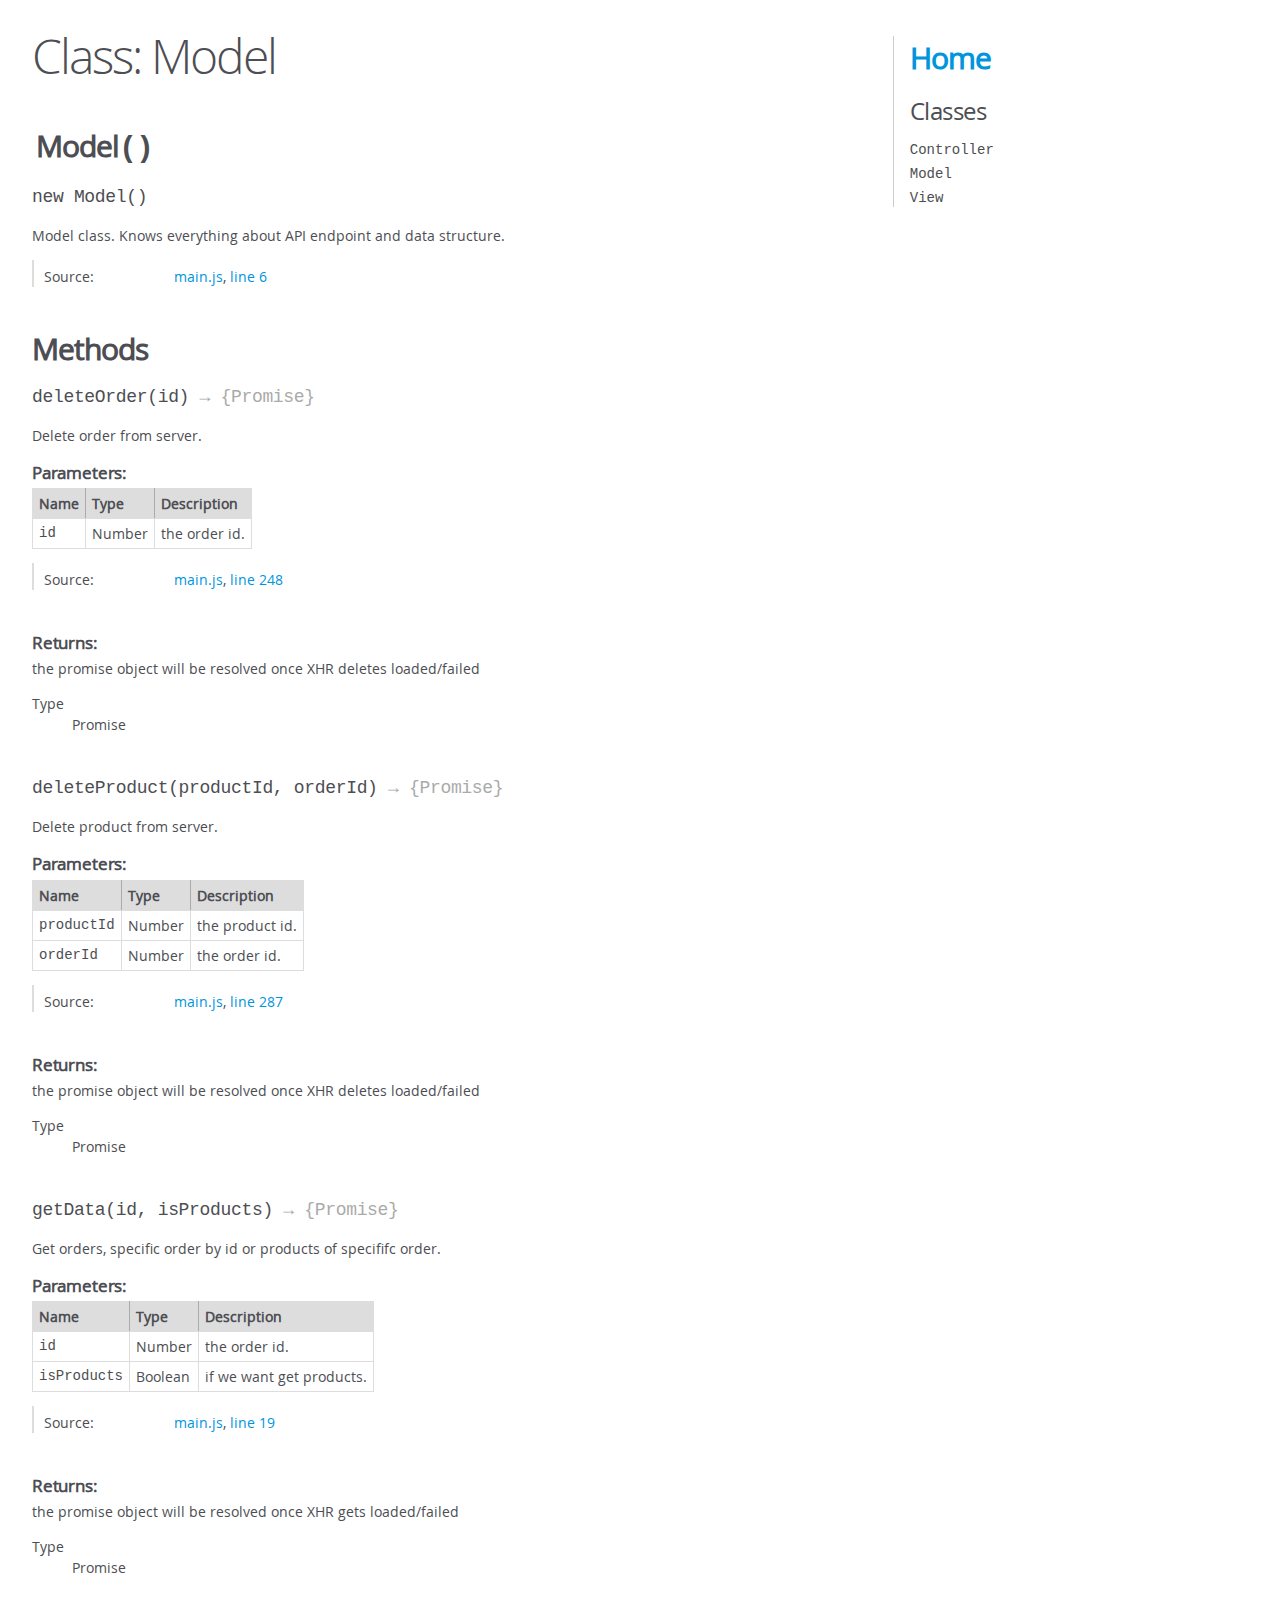
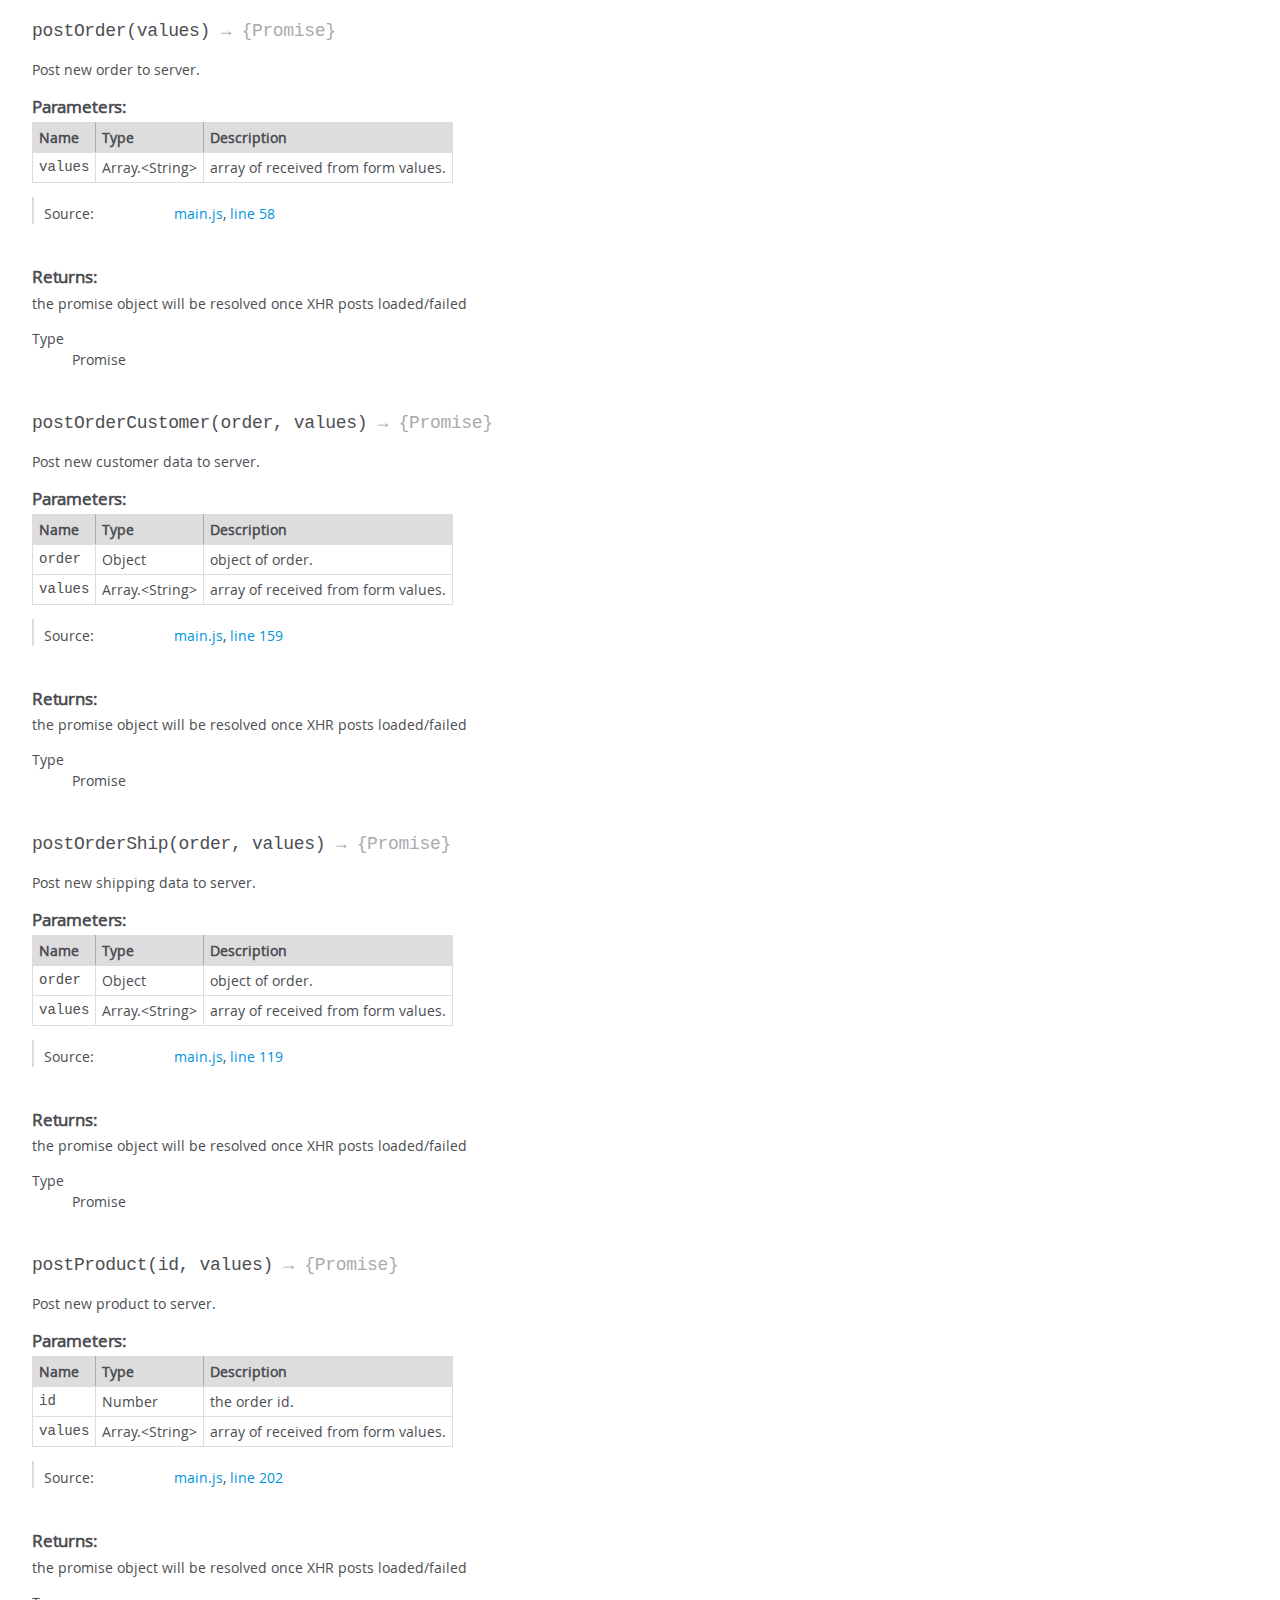
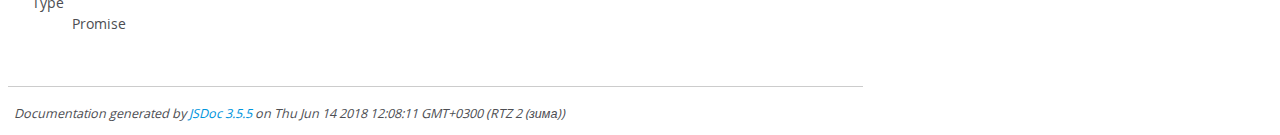
<file: jsDocs/Model.html>
<!DOCTYPE html>
<html lang="en">
<head>
    <meta charset="utf-8">
    <title>JSDoc: Class: Model</title>

    <script src="scripts/prettify/prettify.js"> </script>
    <script src="scripts/prettify/lang-css.js"> </script>
    <!--[if lt IE 9]>
      <script src="//html5shiv.googlecode.com/svn/trunk/html5.js"></script>
    <![endif]-->
    <link type="text/css" rel="stylesheet" href="styles/prettify-tomorrow.css">
    <link type="text/css" rel="stylesheet" href="styles/jsdoc-default.css">
</head>

<body>

<div id="main">

    <h1 class="page-title">Class: Model</h1>

    




<section>

<header>
    
        <h2><span class="attribs"><span class="type-signature"></span></span>Model<span class="signature">()</span><span class="type-signature"></span></h2>
        
    
</header>

<article>
    <div class="container-overview">
    
        

    

    
    <h4 class="name" id="Model"><span class="type-signature"></span>new Model<span class="signature">()</span><span class="type-signature"></span></h4>
    

    



<div class="description">
    Model class. Knows everything about API endpoint and data structure.
</div>













<dl class="details">

    

    

    

    

    

    

    

    

    

    

    

    

    
    <dt class="tag-source">Source:</dt>
    <dd class="tag-source"><ul class="dummy"><li>
        <a href="main.js.html">main.js</a>, <a href="main.js.html#line6">line 6</a>
    </li></ul></dd>
    

    

    

    
</dl>


















    
    </div>

    

    

    

    

    

    

    

    
        <h3 class="subsection-title">Methods</h3>

        
            

    

    
    <h4 class="name" id="deleteOrder"><span class="type-signature"></span>deleteOrder<span class="signature">(id)</span><span class="type-signature"> &rarr; {Promise}</span></h4>
    

    



<div class="description">
    Delete order from server.
</div>









    <h5>Parameters:</h5>
    

<table class="params">
    <thead>
    <tr>
        
        <th>Name</th>
        

        <th>Type</th>

        

        

        <th class="last">Description</th>
    </tr>
    </thead>

    <tbody>
    

        <tr>
            
                <td class="name"><code>id</code></td>
            

            <td class="type">
            
                
<span class="param-type">Number</span>


            
            </td>

            

            

            <td class="description last">the order id.</td>
        </tr>

    
    </tbody>
</table>






<dl class="details">

    

    

    

    

    

    

    

    

    

    

    

    

    
    <dt class="tag-source">Source:</dt>
    <dd class="tag-source"><ul class="dummy"><li>
        <a href="main.js.html">main.js</a>, <a href="main.js.html#line248">line 248</a>
    </li></ul></dd>
    

    

    

    
</dl>













<h5>Returns:</h5>

        
<div class="param-desc">
    the promise object will be resolved once XHR deletes loaded/failed
</div>



<dl>
    <dt>
        Type
    </dt>
    <dd>
        
<span class="param-type">Promise</span>


    </dd>
</dl>

    





        
            

    

    
    <h4 class="name" id="deleteProduct"><span class="type-signature"></span>deleteProduct<span class="signature">(productId, orderId)</span><span class="type-signature"> &rarr; {Promise}</span></h4>
    

    



<div class="description">
    Delete product from server.
</div>









    <h5>Parameters:</h5>
    

<table class="params">
    <thead>
    <tr>
        
        <th>Name</th>
        

        <th>Type</th>

        

        

        <th class="last">Description</th>
    </tr>
    </thead>

    <tbody>
    

        <tr>
            
                <td class="name"><code>productId</code></td>
            

            <td class="type">
            
                
<span class="param-type">Number</span>


            
            </td>

            

            

            <td class="description last">the product id.</td>
        </tr>

    

        <tr>
            
                <td class="name"><code>orderId</code></td>
            

            <td class="type">
            
                
<span class="param-type">Number</span>


            
            </td>

            

            

            <td class="description last">the order id.</td>
        </tr>

    
    </tbody>
</table>






<dl class="details">

    

    

    

    

    

    

    

    

    

    

    

    

    
    <dt class="tag-source">Source:</dt>
    <dd class="tag-source"><ul class="dummy"><li>
        <a href="main.js.html">main.js</a>, <a href="main.js.html#line287">line 287</a>
    </li></ul></dd>
    

    

    

    
</dl>













<h5>Returns:</h5>

        
<div class="param-desc">
    the promise object will be resolved once XHR deletes loaded/failed
</div>



<dl>
    <dt>
        Type
    </dt>
    <dd>
        
<span class="param-type">Promise</span>


    </dd>
</dl>

    





        
            

    

    
    <h4 class="name" id="getData"><span class="type-signature"></span>getData<span class="signature">(id, isProducts)</span><span class="type-signature"> &rarr; {Promise}</span></h4>
    

    



<div class="description">
    Get orders, specific order by id or products of specififc order.
</div>









    <h5>Parameters:</h5>
    

<table class="params">
    <thead>
    <tr>
        
        <th>Name</th>
        

        <th>Type</th>

        

        

        <th class="last">Description</th>
    </tr>
    </thead>

    <tbody>
    

        <tr>
            
                <td class="name"><code>id</code></td>
            

            <td class="type">
            
                
<span class="param-type">Number</span>


            
            </td>

            

            

            <td class="description last">the order id.</td>
        </tr>

    

        <tr>
            
                <td class="name"><code>isProducts</code></td>
            

            <td class="type">
            
                
<span class="param-type">Boolean</span>


            
            </td>

            

            

            <td class="description last">if we want get products.</td>
        </tr>

    
    </tbody>
</table>






<dl class="details">

    

    

    

    

    

    

    

    

    

    

    

    

    
    <dt class="tag-source">Source:</dt>
    <dd class="tag-source"><ul class="dummy"><li>
        <a href="main.js.html">main.js</a>, <a href="main.js.html#line19">line 19</a>
    </li></ul></dd>
    

    

    

    
</dl>













<h5>Returns:</h5>

        
<div class="param-desc">
    the promise object will be resolved once XHR gets loaded/failed
</div>



<dl>
    <dt>
        Type
    </dt>
    <dd>
        
<span class="param-type">Promise</span>


    </dd>
</dl>

    





        
            

    

    
    <h4 class="name" id="postOrder"><span class="type-signature"></span>postOrder<span class="signature">(values)</span><span class="type-signature"> &rarr; {Promise}</span></h4>
    

    



<div class="description">
    Post new order to server.
</div>









    <h5>Parameters:</h5>
    

<table class="params">
    <thead>
    <tr>
        
        <th>Name</th>
        

        <th>Type</th>

        

        

        <th class="last">Description</th>
    </tr>
    </thead>

    <tbody>
    

        <tr>
            
                <td class="name"><code>values</code></td>
            

            <td class="type">
            
                
<span class="param-type">Array.&lt;String></span>


            
            </td>

            

            

            <td class="description last">array of received from form values.</td>
        </tr>

    
    </tbody>
</table>






<dl class="details">

    

    

    

    

    

    

    

    

    

    

    

    

    
    <dt class="tag-source">Source:</dt>
    <dd class="tag-source"><ul class="dummy"><li>
        <a href="main.js.html">main.js</a>, <a href="main.js.html#line58">line 58</a>
    </li></ul></dd>
    

    

    

    
</dl>













<h5>Returns:</h5>

        
<div class="param-desc">
    the promise object will be resolved once XHR posts loaded/failed
</div>



<dl>
    <dt>
        Type
    </dt>
    <dd>
        
<span class="param-type">Promise</span>


    </dd>
</dl>

    





        
            

    

    
    <h4 class="name" id="postOrderCustomer"><span class="type-signature"></span>postOrderCustomer<span class="signature">(order, values)</span><span class="type-signature"> &rarr; {Promise}</span></h4>
    

    



<div class="description">
    Post new customer data to server.
</div>









    <h5>Parameters:</h5>
    

<table class="params">
    <thead>
    <tr>
        
        <th>Name</th>
        

        <th>Type</th>

        

        

        <th class="last">Description</th>
    </tr>
    </thead>

    <tbody>
    

        <tr>
            
                <td class="name"><code>order</code></td>
            

            <td class="type">
            
                
<span class="param-type">Object</span>


            
            </td>

            

            

            <td class="description last">object of order.</td>
        </tr>

    

        <tr>
            
                <td class="name"><code>values</code></td>
            

            <td class="type">
            
                
<span class="param-type">Array.&lt;String></span>


            
            </td>

            

            

            <td class="description last">array of received from form values.</td>
        </tr>

    
    </tbody>
</table>






<dl class="details">

    

    

    

    

    

    

    

    

    

    

    

    

    
    <dt class="tag-source">Source:</dt>
    <dd class="tag-source"><ul class="dummy"><li>
        <a href="main.js.html">main.js</a>, <a href="main.js.html#line159">line 159</a>
    </li></ul></dd>
    

    

    

    
</dl>













<h5>Returns:</h5>

        
<div class="param-desc">
    the promise object will be resolved once XHR posts loaded/failed
</div>



<dl>
    <dt>
        Type
    </dt>
    <dd>
        
<span class="param-type">Promise</span>


    </dd>
</dl>

    





        
            

    

    
    <h4 class="name" id="postOrderShip"><span class="type-signature"></span>postOrderShip<span class="signature">(order, values)</span><span class="type-signature"> &rarr; {Promise}</span></h4>
    

    



<div class="description">
    Post new shipping data to server.
</div>









    <h5>Parameters:</h5>
    

<table class="params">
    <thead>
    <tr>
        
        <th>Name</th>
        

        <th>Type</th>

        

        

        <th class="last">Description</th>
    </tr>
    </thead>

    <tbody>
    

        <tr>
            
                <td class="name"><code>order</code></td>
            

            <td class="type">
            
                
<span class="param-type">Object</span>


            
            </td>

            

            

            <td class="description last">object of order.</td>
        </tr>

    

        <tr>
            
                <td class="name"><code>values</code></td>
            

            <td class="type">
            
                
<span class="param-type">Array.&lt;String></span>


            
            </td>

            

            

            <td class="description last">array of received from form values.</td>
        </tr>

    
    </tbody>
</table>






<dl class="details">

    

    

    

    

    

    

    

    

    

    

    

    

    
    <dt class="tag-source">Source:</dt>
    <dd class="tag-source"><ul class="dummy"><li>
        <a href="main.js.html">main.js</a>, <a href="main.js.html#line119">line 119</a>
    </li></ul></dd>
    

    

    

    
</dl>













<h5>Returns:</h5>

        
<div class="param-desc">
    the promise object will be resolved once XHR posts loaded/failed
</div>



<dl>
    <dt>
        Type
    </dt>
    <dd>
        
<span class="param-type">Promise</span>


    </dd>
</dl>

    





        
            

    

    
    <h4 class="name" id="postProduct"><span class="type-signature"></span>postProduct<span class="signature">(id, values)</span><span class="type-signature"> &rarr; {Promise}</span></h4>
    

    



<div class="description">
    Post new product to server.
</div>









    <h5>Parameters:</h5>
    

<table class="params">
    <thead>
    <tr>
        
        <th>Name</th>
        

        <th>Type</th>

        

        

        <th class="last">Description</th>
    </tr>
    </thead>

    <tbody>
    

        <tr>
            
                <td class="name"><code>id</code></td>
            

            <td class="type">
            
                
<span class="param-type">Number</span>


            
            </td>

            

            

            <td class="description last">the order id.</td>
        </tr>

    

        <tr>
            
                <td class="name"><code>values</code></td>
            

            <td class="type">
            
                
<span class="param-type">Array.&lt;String></span>


            
            </td>

            

            

            <td class="description last">array of received from form values.</td>
        </tr>

    
    </tbody>
</table>






<dl class="details">

    

    

    

    

    

    

    

    

    

    

    

    

    
    <dt class="tag-source">Source:</dt>
    <dd class="tag-source"><ul class="dummy"><li>
        <a href="main.js.html">main.js</a>, <a href="main.js.html#line202">line 202</a>
    </li></ul></dd>
    

    

    

    
</dl>













<h5>Returns:</h5>

        
<div class="param-desc">
    the promise object will be resolved once XHR posts loaded/failed
</div>



<dl>
    <dt>
        Type
    </dt>
    <dd>
        
<span class="param-type">Promise</span>


    </dd>
</dl>

    





        
    

    

    
</article>

</section>




</div>

<nav>
    <h2><a href="index.html">Home</a></h2><h3>Classes</h3><ul><li><a href="Controller.html">Controller</a></li><li><a href="Model.html">Model</a></li><li><a href="View.html">View</a></li></ul>
</nav>

<br class="clear">

<footer>
    Documentation generated by <a href="https://github.com/jsdoc3/jsdoc">JSDoc 3.5.5</a> on Thu Jun 14 2018 12:08:11 GMT+0300 (RTZ 2 (зима))
</footer>

<script> prettyPrint(); </script>
<script src="scripts/linenumber.js"> </script>
</body>
</html>
</file>
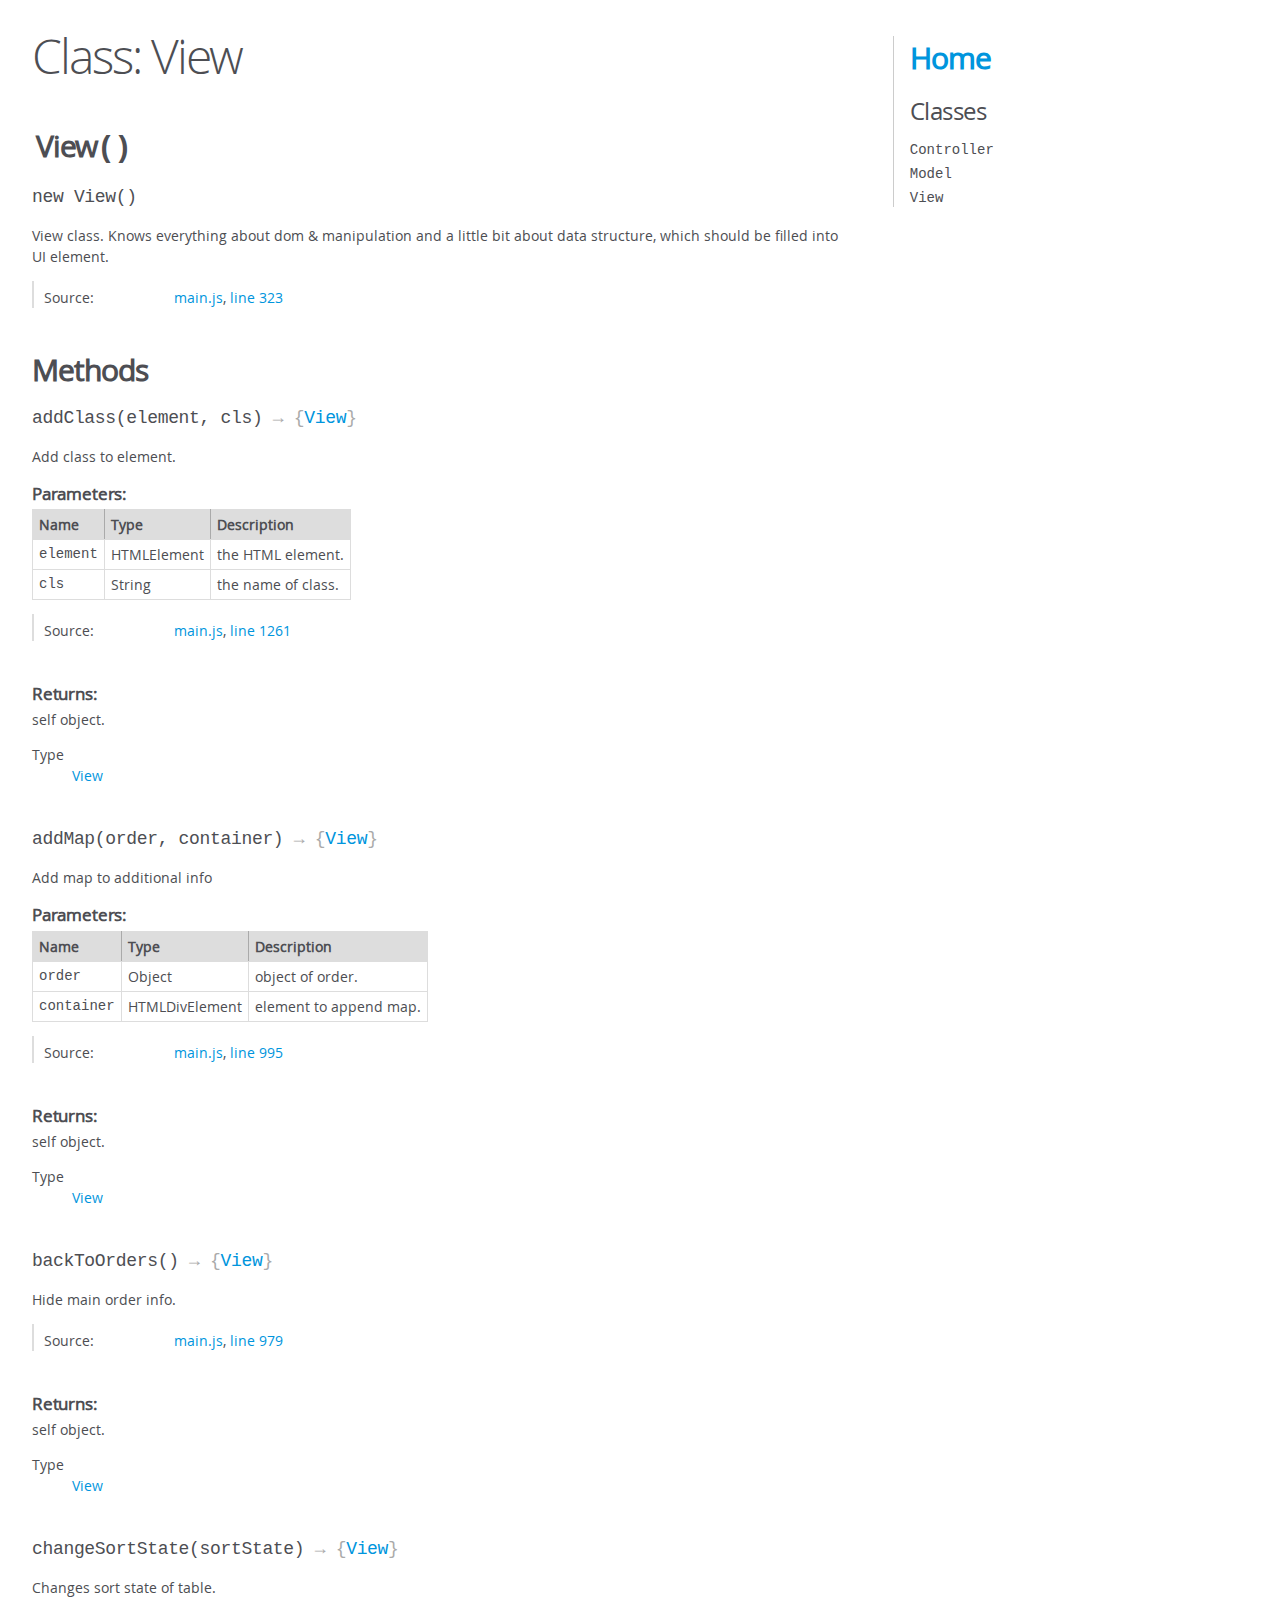
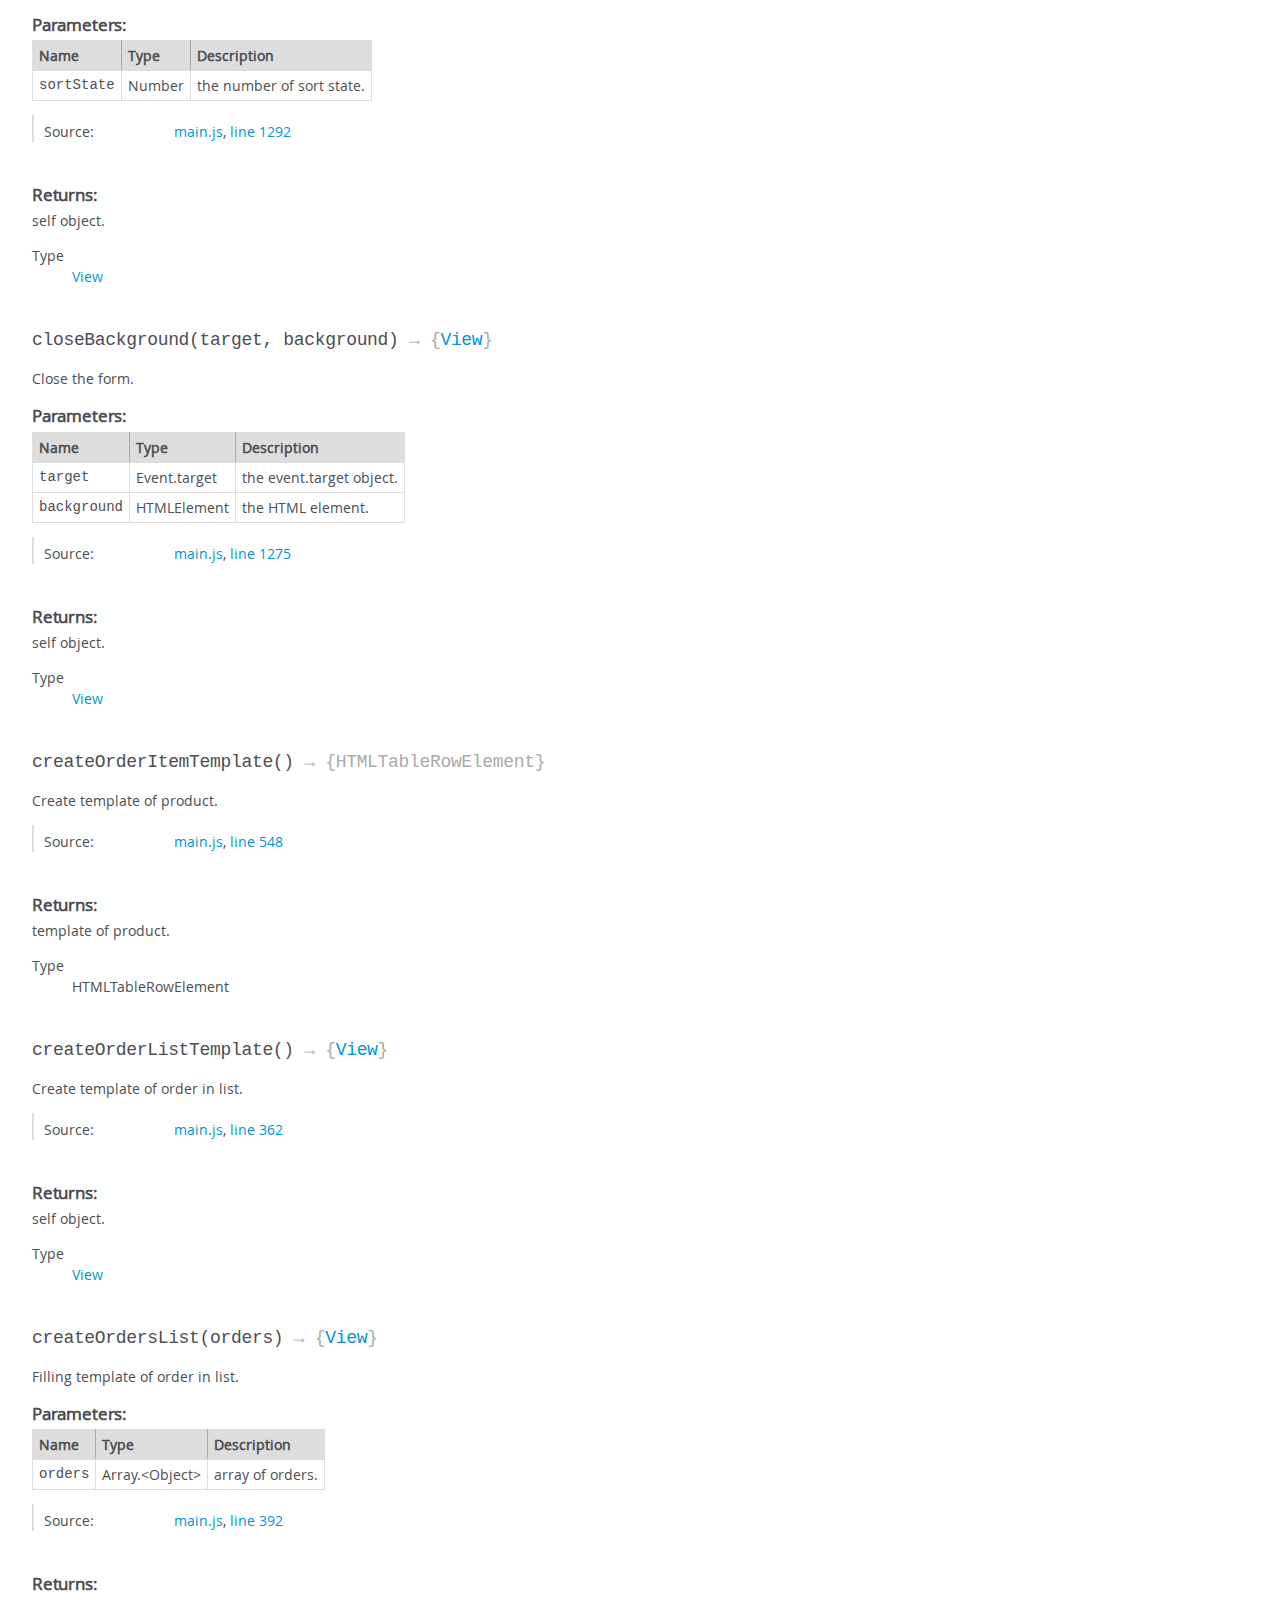
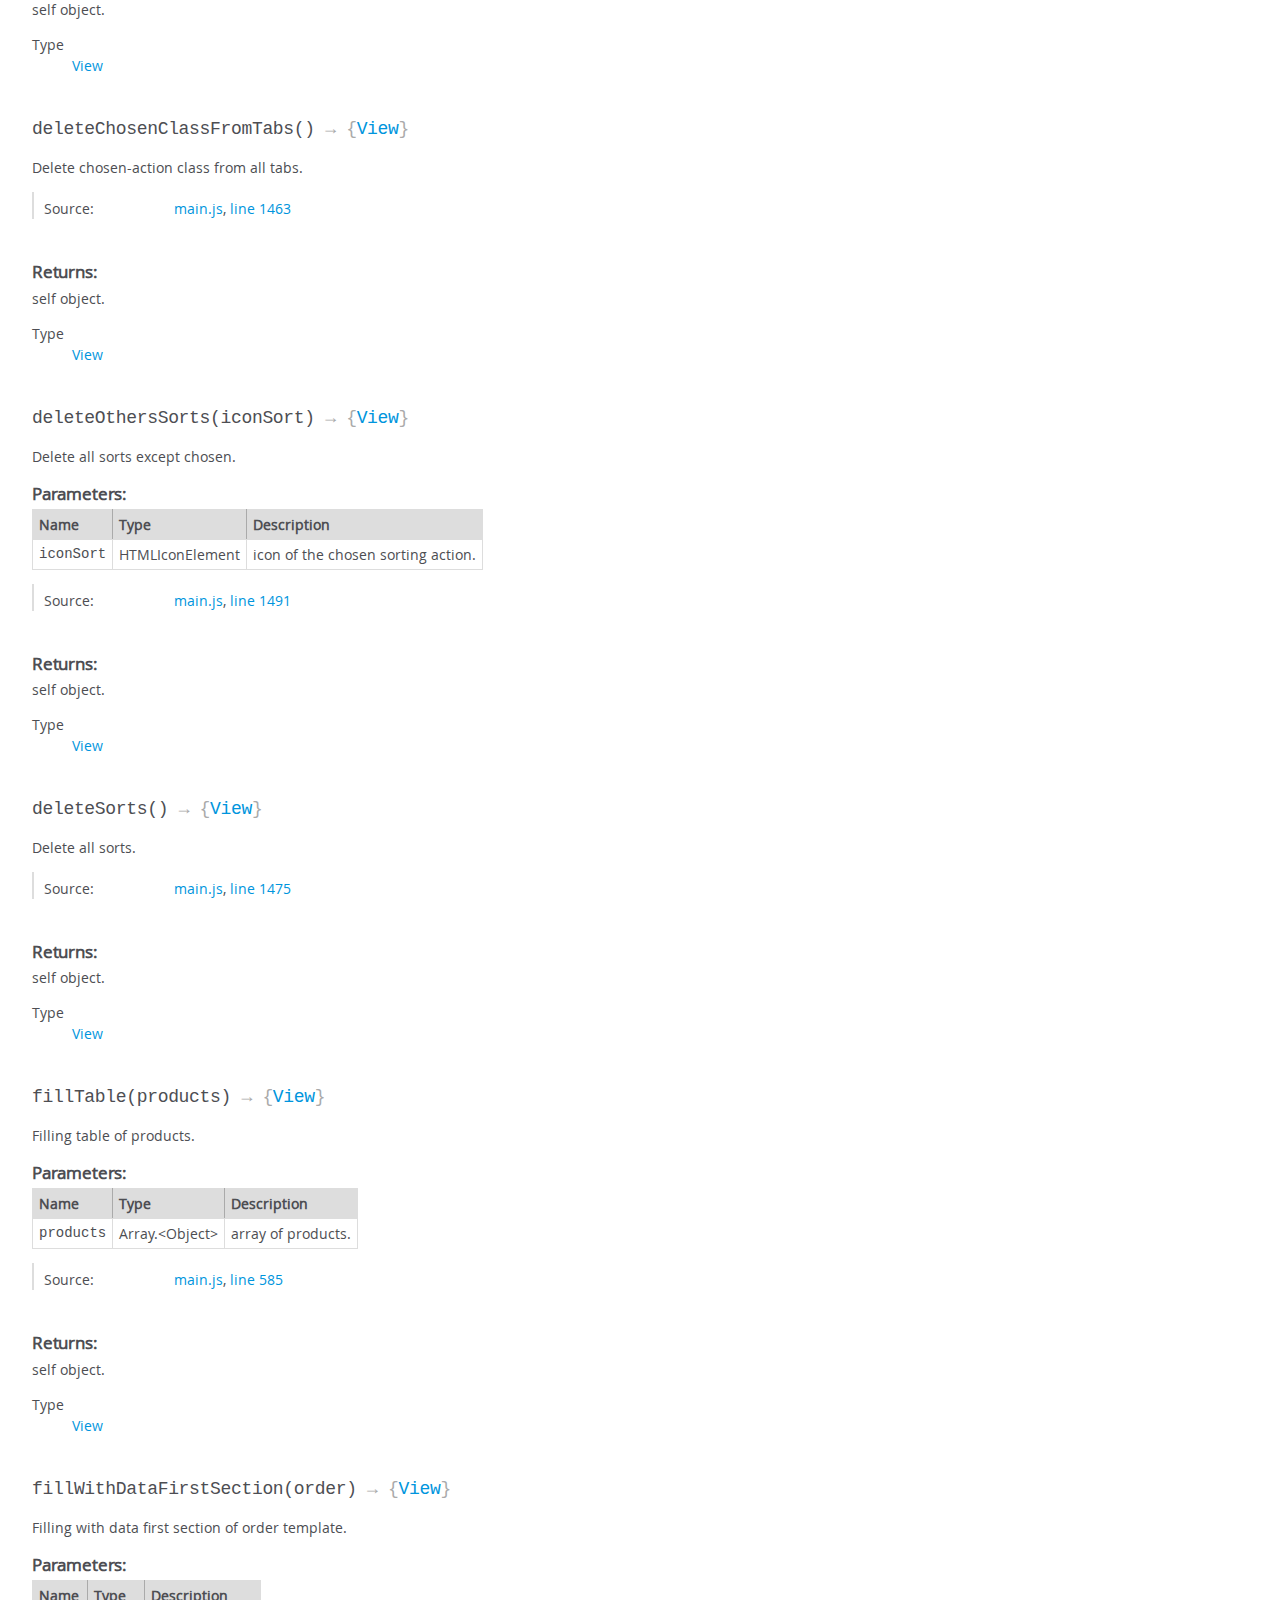
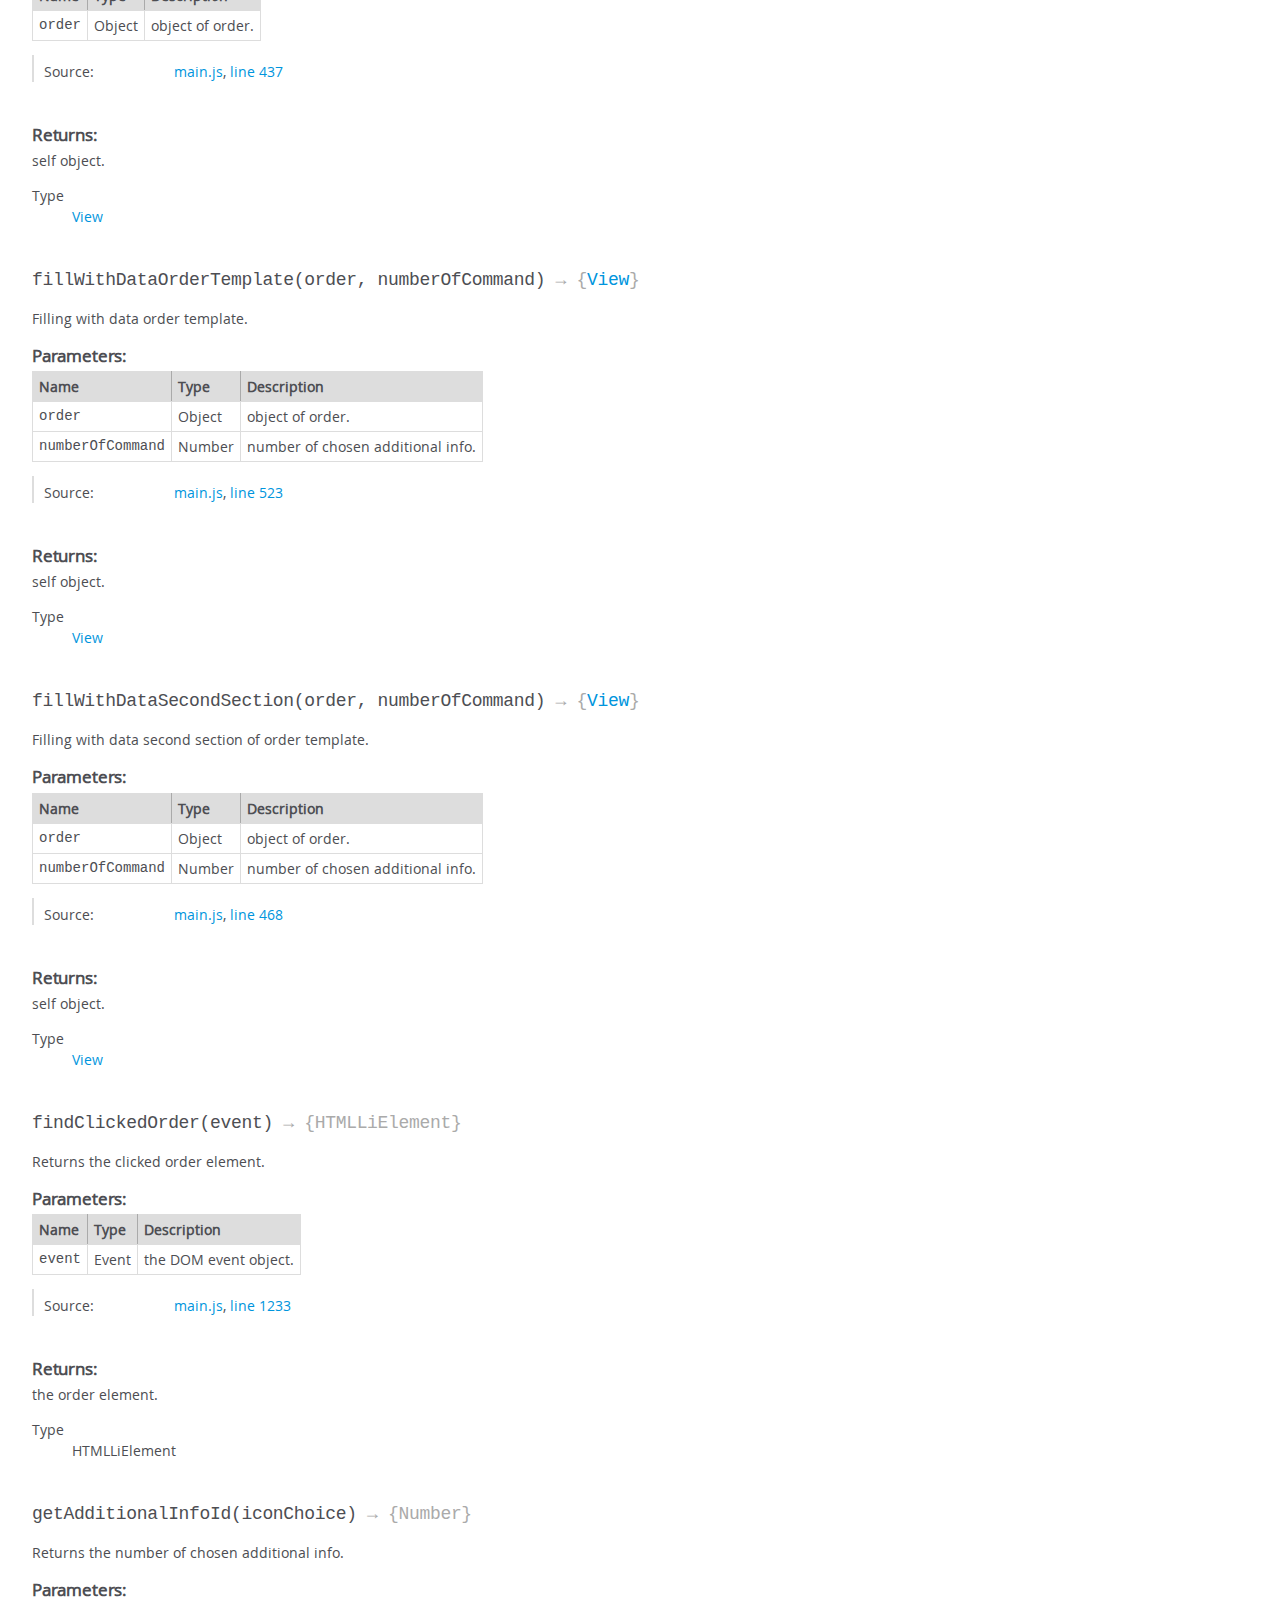
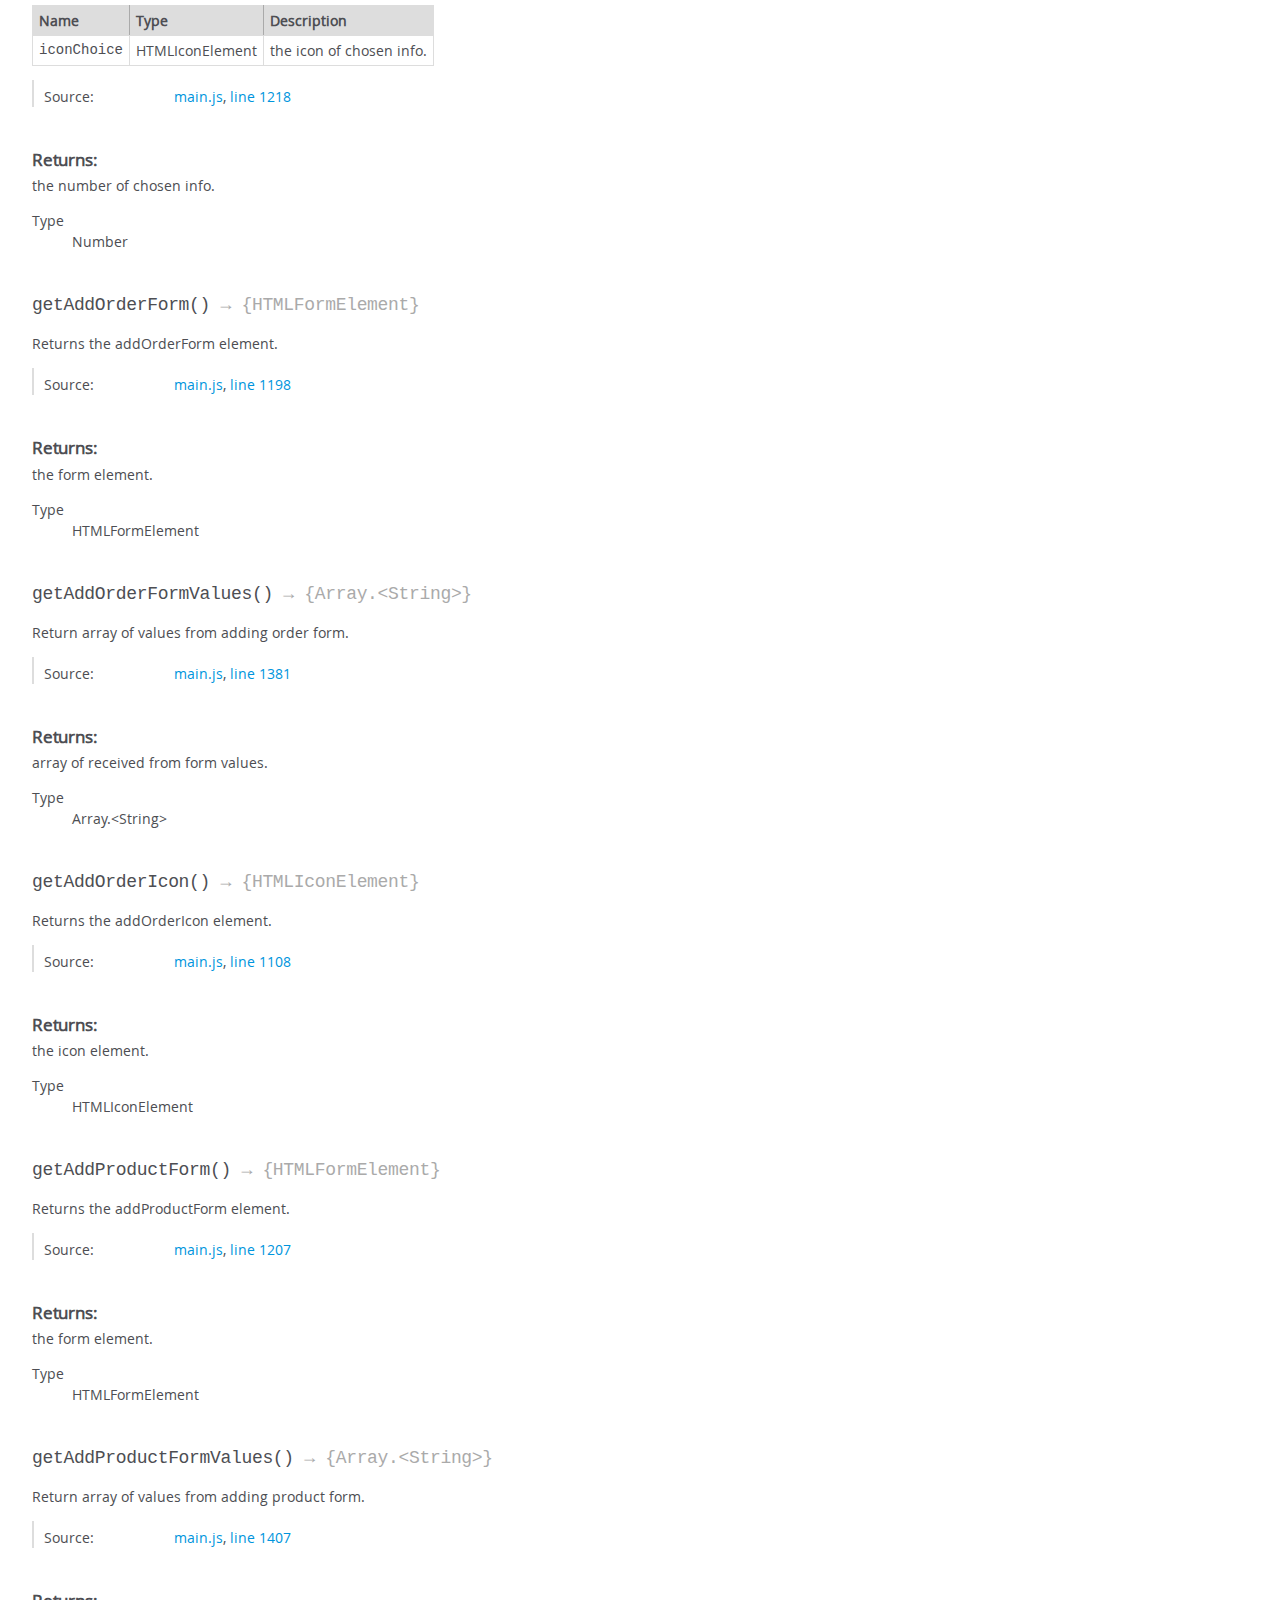
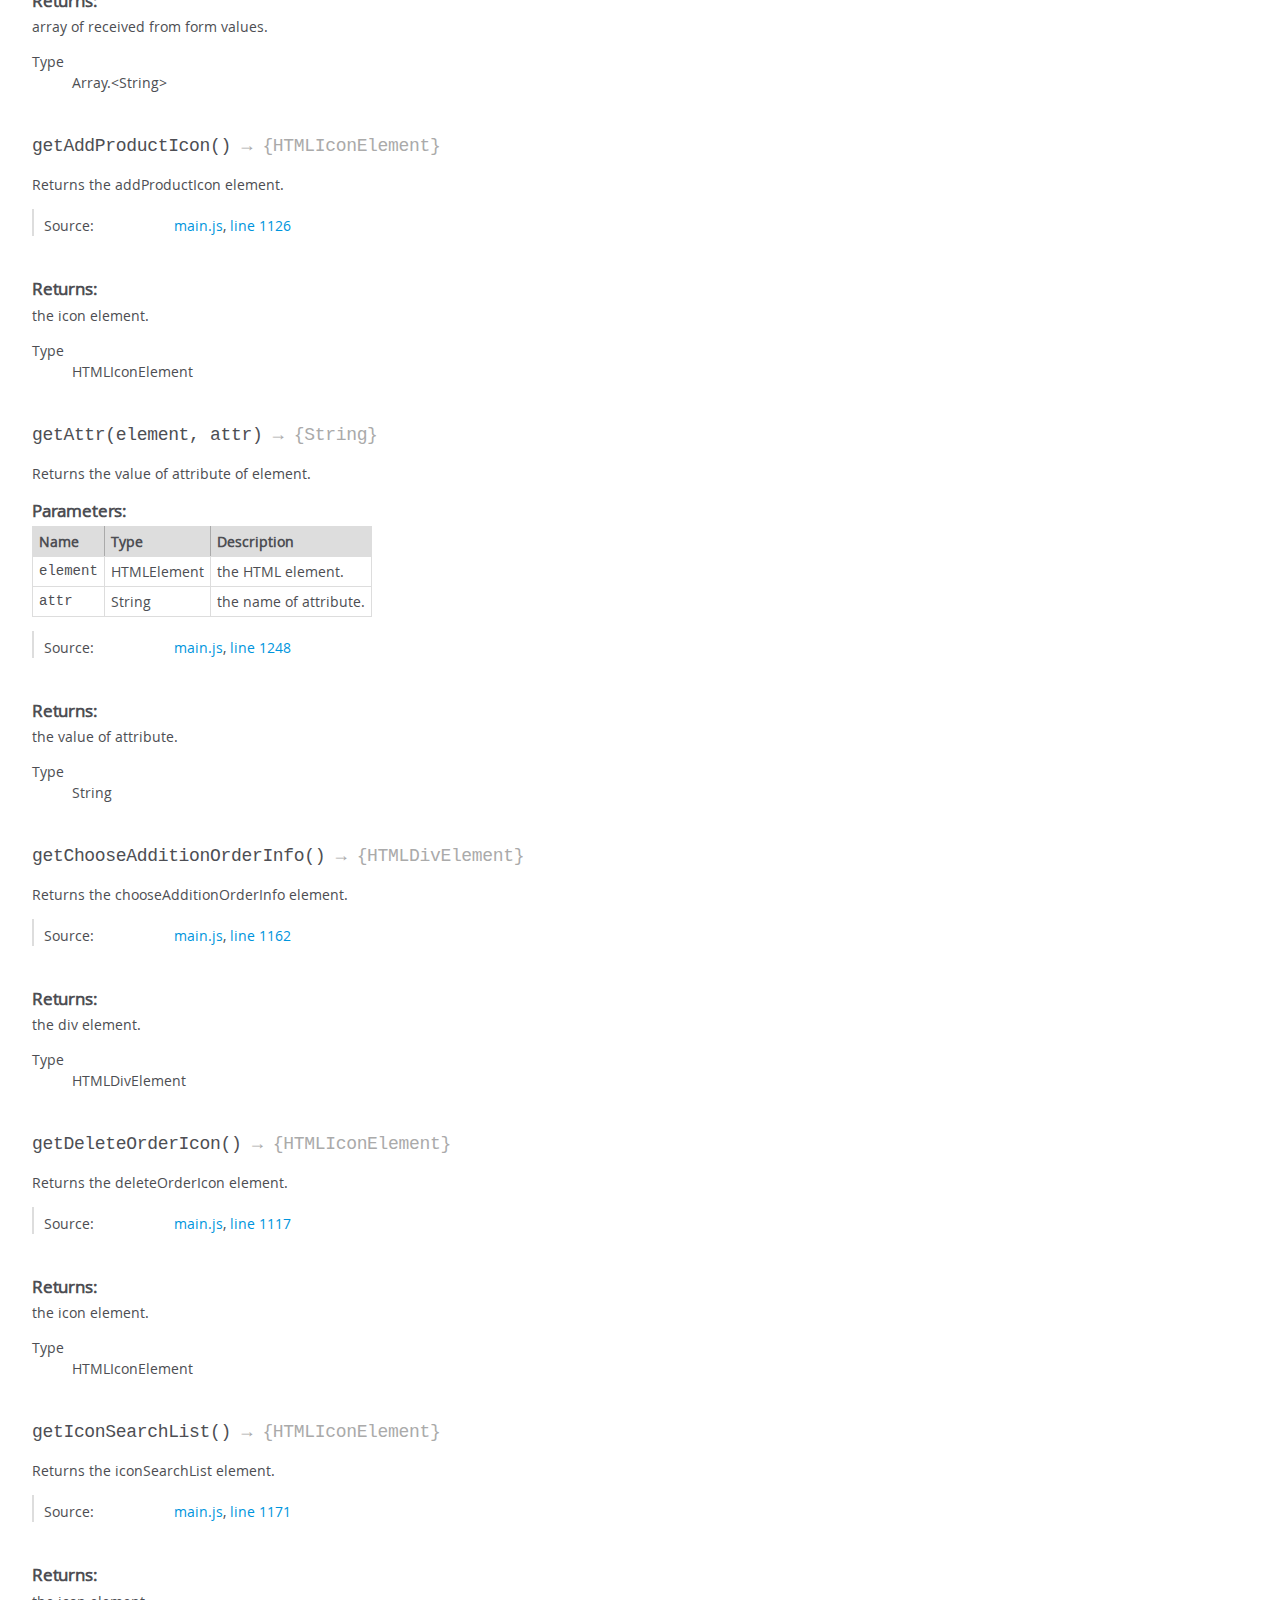
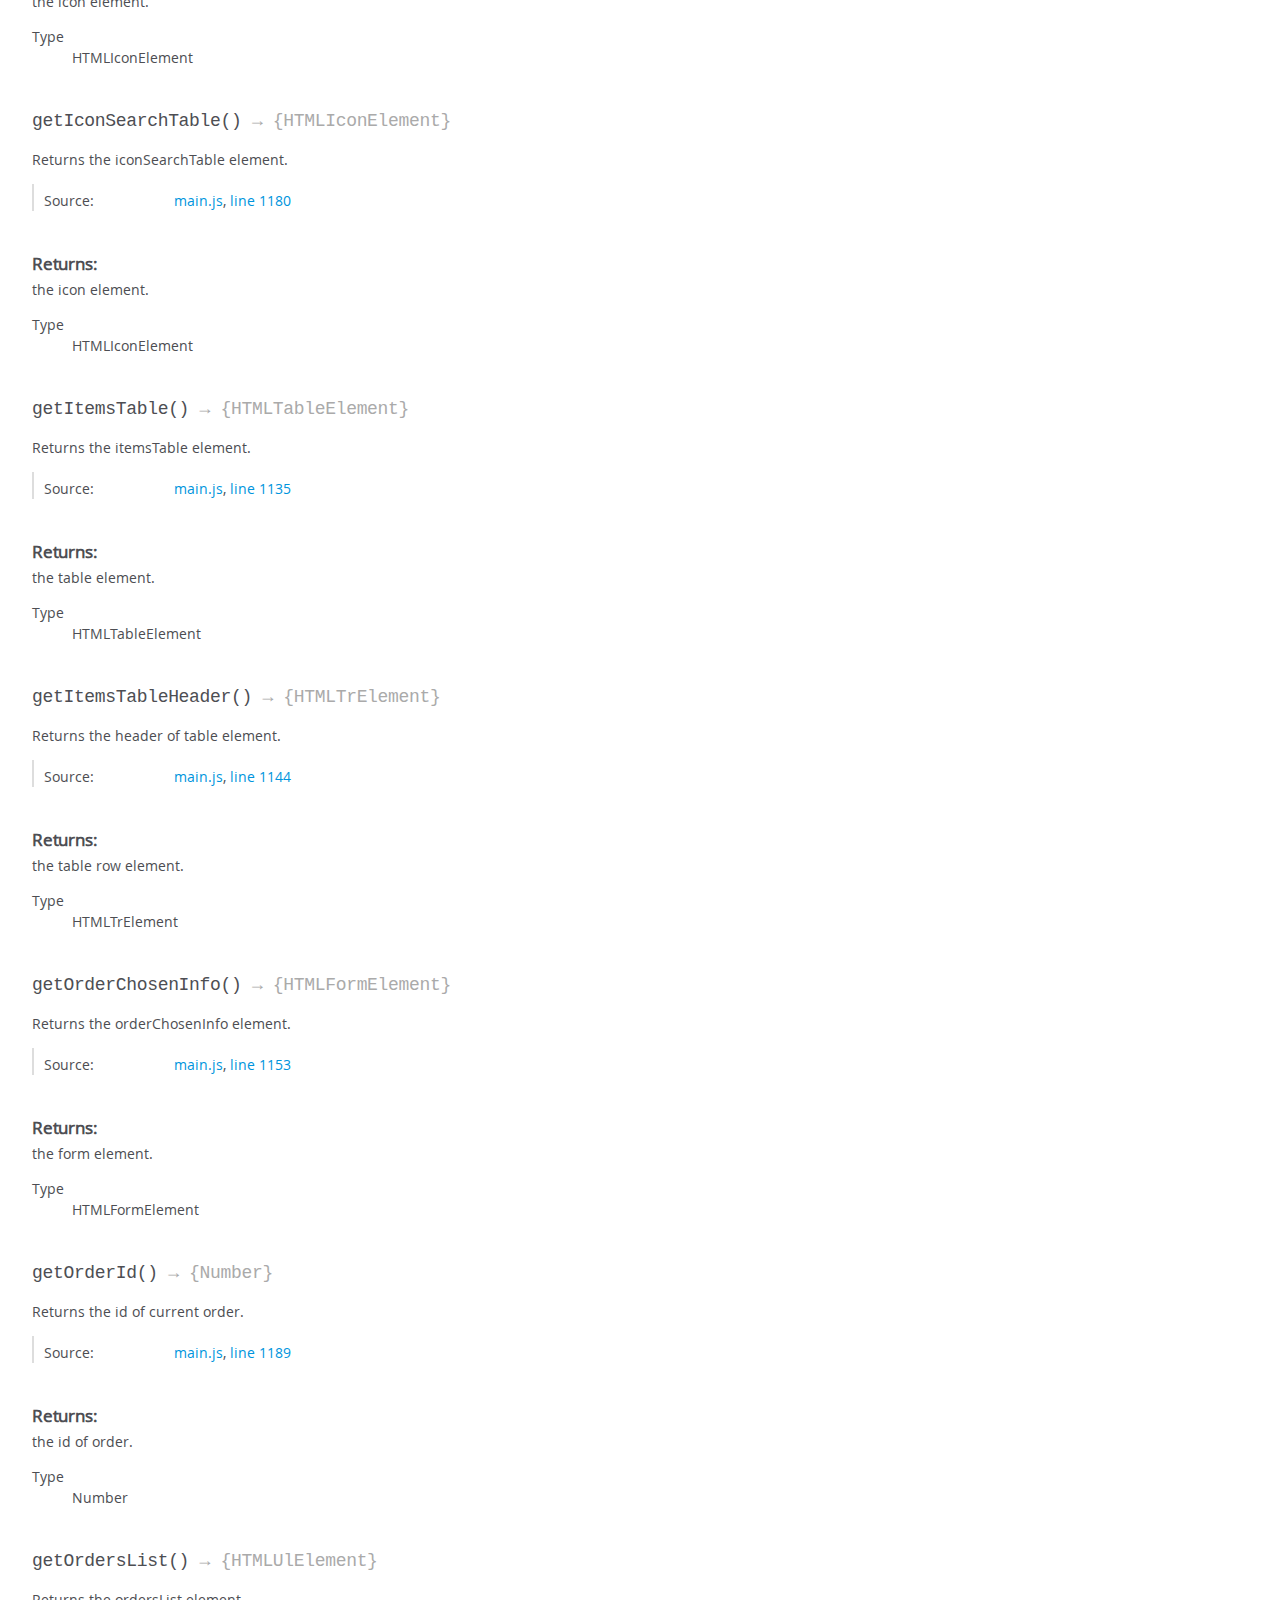
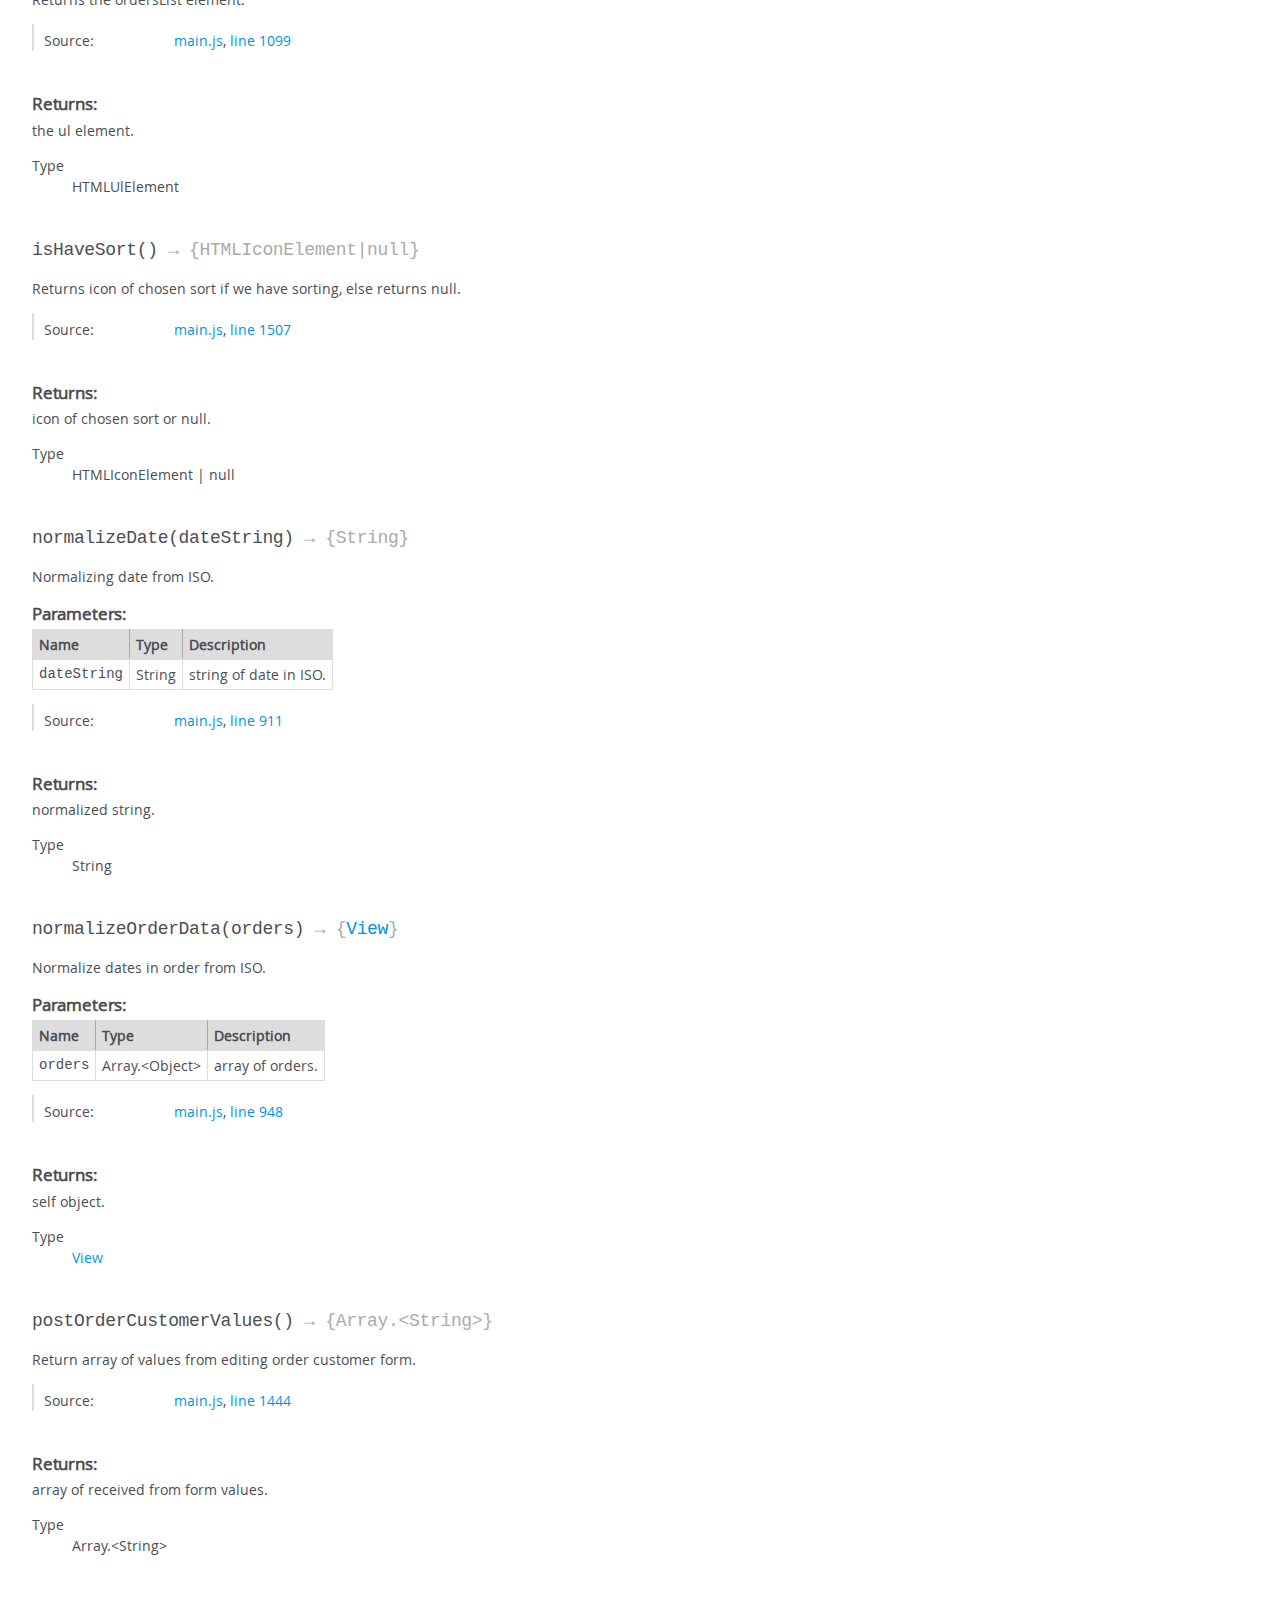
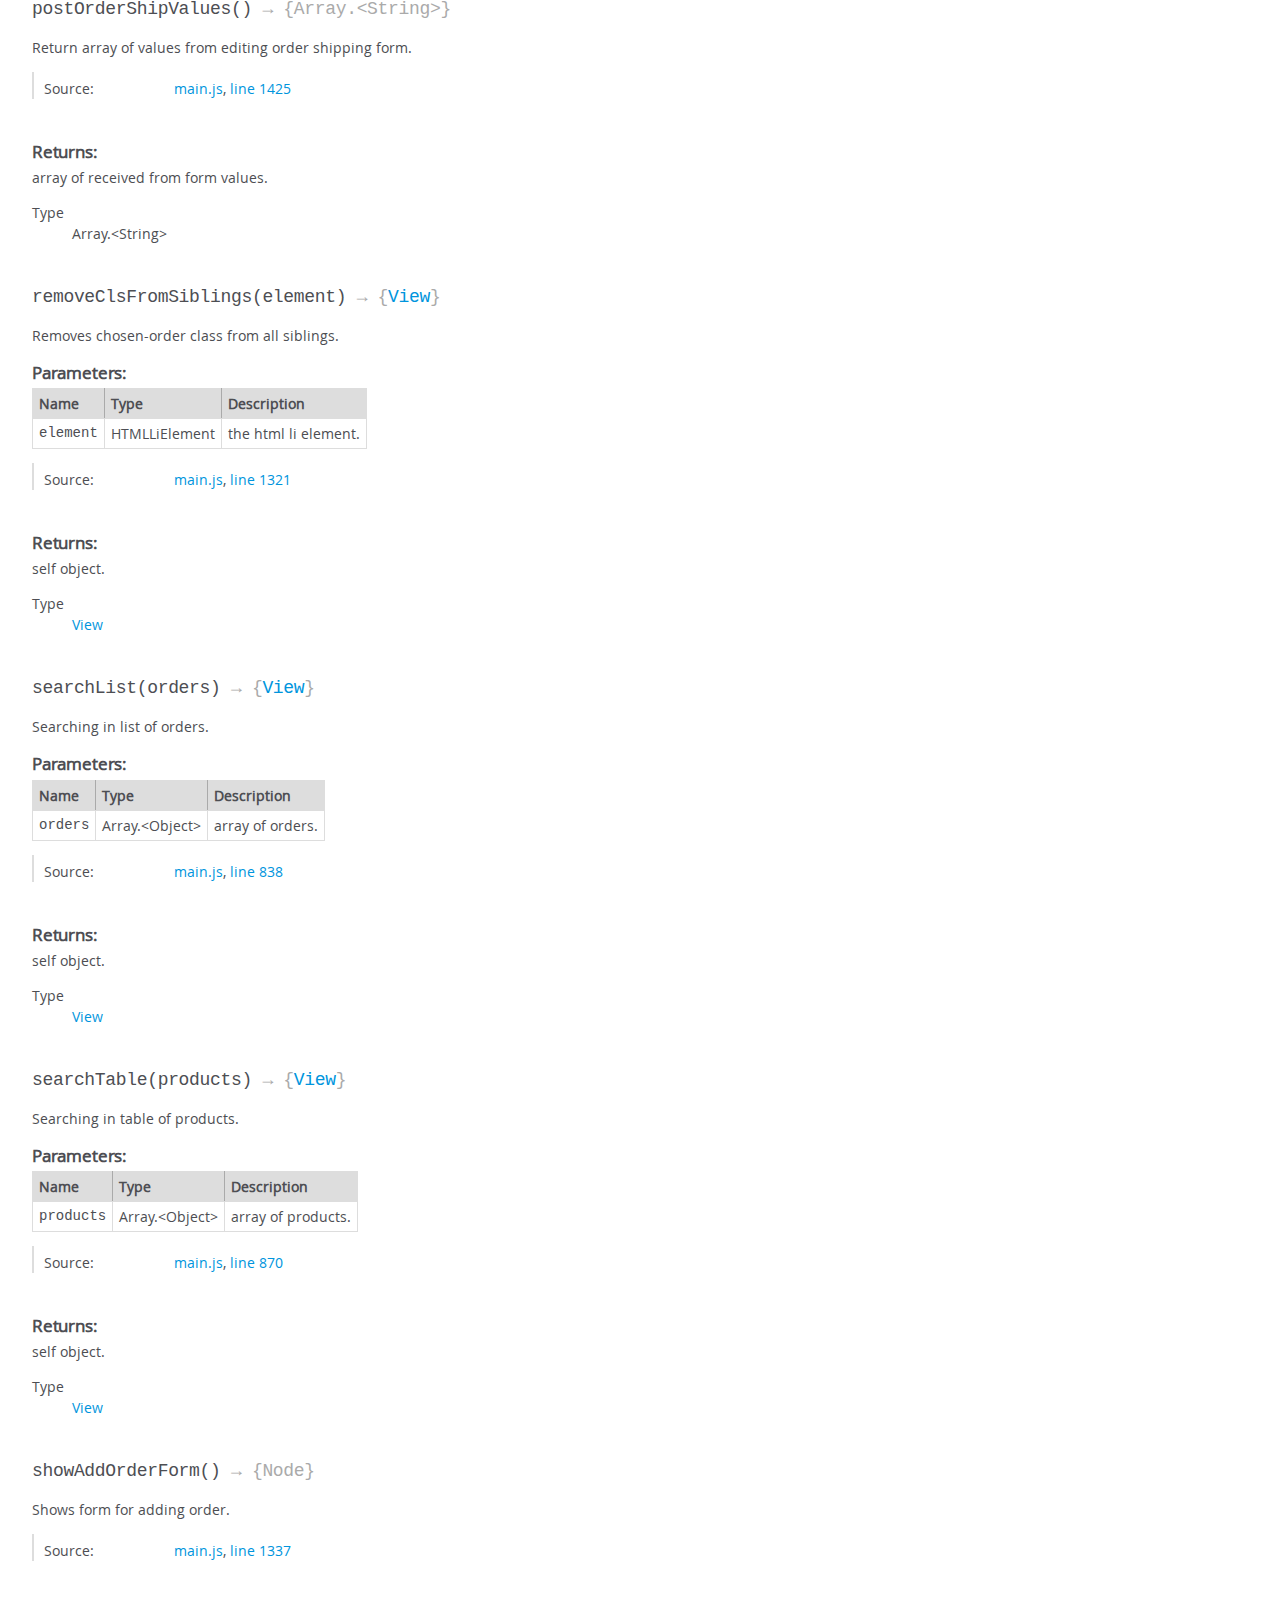
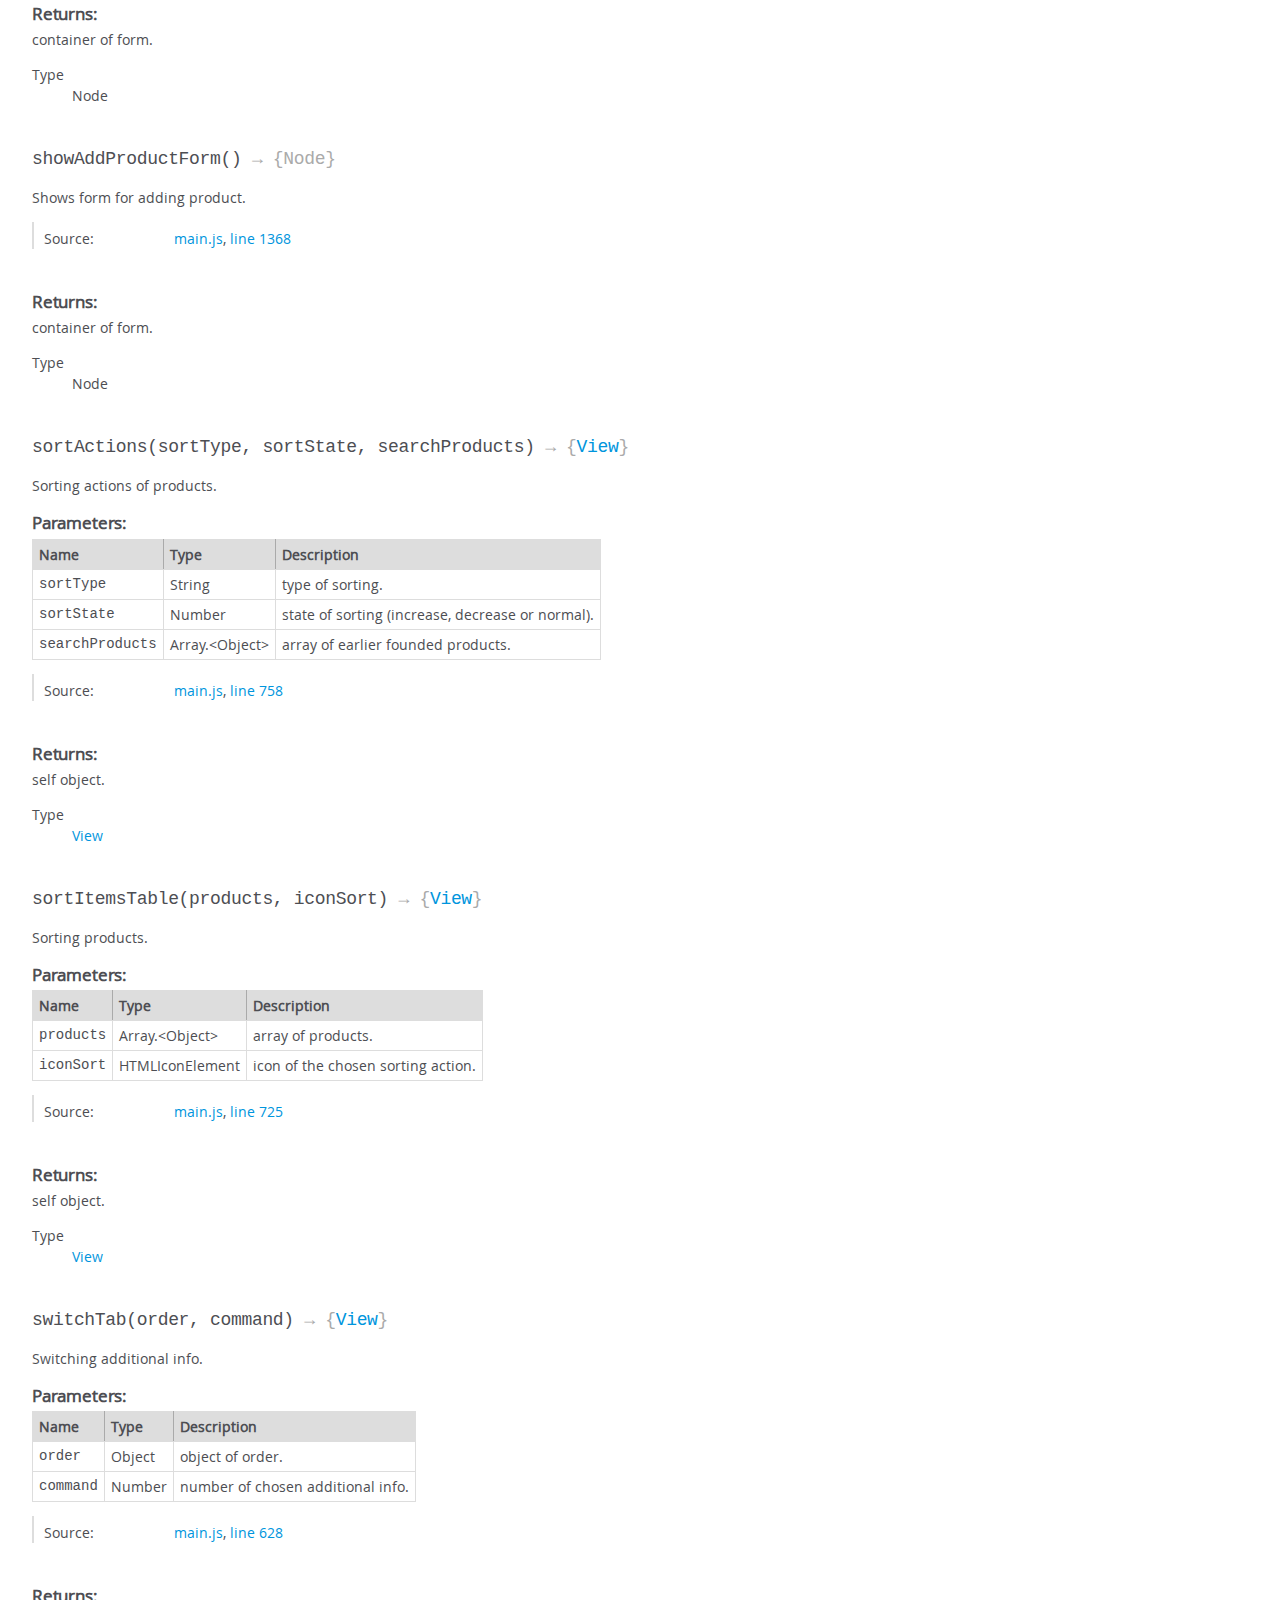
<file: jsDocs/View.html>
<!DOCTYPE html>
<html lang="en">
<head>
    <meta charset="utf-8">
    <title>JSDoc: Class: View</title>

    <script src="scripts/prettify/prettify.js"> </script>
    <script src="scripts/prettify/lang-css.js"> </script>
    <!--[if lt IE 9]>
      <script src="//html5shiv.googlecode.com/svn/trunk/html5.js"></script>
    <![endif]-->
    <link type="text/css" rel="stylesheet" href="styles/prettify-tomorrow.css">
    <link type="text/css" rel="stylesheet" href="styles/jsdoc-default.css">
</head>

<body>

<div id="main">

    <h1 class="page-title">Class: View</h1>

    




<section>

<header>
    
        <h2><span class="attribs"><span class="type-signature"></span></span>View<span class="signature">()</span><span class="type-signature"></span></h2>
        
    
</header>

<article>
    <div class="container-overview">
    
        

    

    
    <h4 class="name" id="View"><span class="type-signature"></span>new View<span class="signature">()</span><span class="type-signature"></span></h4>
    

    



<div class="description">
    View class. Knows everything about dom & manipulation and a little bit about data structure, which should be
filled into UI element.
</div>













<dl class="details">

    

    

    

    

    

    

    

    

    

    

    

    

    
    <dt class="tag-source">Source:</dt>
    <dd class="tag-source"><ul class="dummy"><li>
        <a href="main.js.html">main.js</a>, <a href="main.js.html#line323">line 323</a>
    </li></ul></dd>
    

    

    

    
</dl>


















    
    </div>

    

    

    

    

    

    

    

    
        <h3 class="subsection-title">Methods</h3>

        
            

    

    
    <h4 class="name" id="addClass"><span class="type-signature"></span>addClass<span class="signature">(element, cls)</span><span class="type-signature"> &rarr; {<a href="View.html">View</a>}</span></h4>
    

    



<div class="description">
    Add class to element.
</div>









    <h5>Parameters:</h5>
    

<table class="params">
    <thead>
    <tr>
        
        <th>Name</th>
        

        <th>Type</th>

        

        

        <th class="last">Description</th>
    </tr>
    </thead>

    <tbody>
    

        <tr>
            
                <td class="name"><code>element</code></td>
            

            <td class="type">
            
                
<span class="param-type">HTMLElement</span>


            
            </td>

            

            

            <td class="description last">the HTML element.</td>
        </tr>

    

        <tr>
            
                <td class="name"><code>cls</code></td>
            

            <td class="type">
            
                
<span class="param-type">String</span>


            
            </td>

            

            

            <td class="description last">the name of class.</td>
        </tr>

    
    </tbody>
</table>






<dl class="details">

    

    

    

    

    

    

    

    

    

    

    

    

    
    <dt class="tag-source">Source:</dt>
    <dd class="tag-source"><ul class="dummy"><li>
        <a href="main.js.html">main.js</a>, <a href="main.js.html#line1261">line 1261</a>
    </li></ul></dd>
    

    

    

    
</dl>













<h5>Returns:</h5>

        
<div class="param-desc">
    self object.
</div>



<dl>
    <dt>
        Type
    </dt>
    <dd>
        
<span class="param-type"><a href="View.html">View</a></span>


    </dd>
</dl>

    





        
            

    

    
    <h4 class="name" id="addMap"><span class="type-signature"></span>addMap<span class="signature">(order, container)</span><span class="type-signature"> &rarr; {<a href="View.html">View</a>}</span></h4>
    

    



<div class="description">
    Add map to additional info
</div>









    <h5>Parameters:</h5>
    

<table class="params">
    <thead>
    <tr>
        
        <th>Name</th>
        

        <th>Type</th>

        

        

        <th class="last">Description</th>
    </tr>
    </thead>

    <tbody>
    

        <tr>
            
                <td class="name"><code>order</code></td>
            

            <td class="type">
            
                
<span class="param-type">Object</span>


            
            </td>

            

            

            <td class="description last">object of order.</td>
        </tr>

    

        <tr>
            
                <td class="name"><code>container</code></td>
            

            <td class="type">
            
                
<span class="param-type">HTMLDivElement</span>


            
            </td>

            

            

            <td class="description last">element to append map.</td>
        </tr>

    
    </tbody>
</table>






<dl class="details">

    

    

    

    

    

    

    

    

    

    

    

    

    
    <dt class="tag-source">Source:</dt>
    <dd class="tag-source"><ul class="dummy"><li>
        <a href="main.js.html">main.js</a>, <a href="main.js.html#line995">line 995</a>
    </li></ul></dd>
    

    

    

    
</dl>













<h5>Returns:</h5>

        
<div class="param-desc">
    self object.
</div>



<dl>
    <dt>
        Type
    </dt>
    <dd>
        
<span class="param-type"><a href="View.html">View</a></span>


    </dd>
</dl>

    





        
            

    

    
    <h4 class="name" id="backToOrders"><span class="type-signature"></span>backToOrders<span class="signature">()</span><span class="type-signature"> &rarr; {<a href="View.html">View</a>}</span></h4>
    

    



<div class="description">
    Hide main order info.
</div>













<dl class="details">

    

    

    

    

    

    

    

    

    

    

    

    

    
    <dt class="tag-source">Source:</dt>
    <dd class="tag-source"><ul class="dummy"><li>
        <a href="main.js.html">main.js</a>, <a href="main.js.html#line979">line 979</a>
    </li></ul></dd>
    

    

    

    
</dl>













<h5>Returns:</h5>

        
<div class="param-desc">
    self object.
</div>



<dl>
    <dt>
        Type
    </dt>
    <dd>
        
<span class="param-type"><a href="View.html">View</a></span>


    </dd>
</dl>

    





        
            

    

    
    <h4 class="name" id="changeSortState"><span class="type-signature"></span>changeSortState<span class="signature">(sortState)</span><span class="type-signature"> &rarr; {<a href="View.html">View</a>}</span></h4>
    

    



<div class="description">
    Changes sort state of table.
</div>









    <h5>Parameters:</h5>
    

<table class="params">
    <thead>
    <tr>
        
        <th>Name</th>
        

        <th>Type</th>

        

        

        <th class="last">Description</th>
    </tr>
    </thead>

    <tbody>
    

        <tr>
            
                <td class="name"><code>sortState</code></td>
            

            <td class="type">
            
                
<span class="param-type">Number</span>


            
            </td>

            

            

            <td class="description last">the number of sort state.</td>
        </tr>

    
    </tbody>
</table>






<dl class="details">

    

    

    

    

    

    

    

    

    

    

    

    

    
    <dt class="tag-source">Source:</dt>
    <dd class="tag-source"><ul class="dummy"><li>
        <a href="main.js.html">main.js</a>, <a href="main.js.html#line1292">line 1292</a>
    </li></ul></dd>
    

    

    

    
</dl>













<h5>Returns:</h5>

        
<div class="param-desc">
    self object.
</div>



<dl>
    <dt>
        Type
    </dt>
    <dd>
        
<span class="param-type"><a href="View.html">View</a></span>


    </dd>
</dl>

    





        
            

    

    
    <h4 class="name" id="closeBackground"><span class="type-signature"></span>closeBackground<span class="signature">(target, background)</span><span class="type-signature"> &rarr; {<a href="View.html">View</a>}</span></h4>
    

    



<div class="description">
    Close the form.
</div>









    <h5>Parameters:</h5>
    

<table class="params">
    <thead>
    <tr>
        
        <th>Name</th>
        

        <th>Type</th>

        

        

        <th class="last">Description</th>
    </tr>
    </thead>

    <tbody>
    

        <tr>
            
                <td class="name"><code>target</code></td>
            

            <td class="type">
            
                
<span class="param-type">Event.target</span>


            
            </td>

            

            

            <td class="description last">the event.target object.</td>
        </tr>

    

        <tr>
            
                <td class="name"><code>background</code></td>
            

            <td class="type">
            
                
<span class="param-type">HTMLElement</span>


            
            </td>

            

            

            <td class="description last">the HTML element.</td>
        </tr>

    
    </tbody>
</table>






<dl class="details">

    

    

    

    

    

    

    

    

    

    

    

    

    
    <dt class="tag-source">Source:</dt>
    <dd class="tag-source"><ul class="dummy"><li>
        <a href="main.js.html">main.js</a>, <a href="main.js.html#line1275">line 1275</a>
    </li></ul></dd>
    

    

    

    
</dl>













<h5>Returns:</h5>

        
<div class="param-desc">
    self object.
</div>



<dl>
    <dt>
        Type
    </dt>
    <dd>
        
<span class="param-type"><a href="View.html">View</a></span>


    </dd>
</dl>

    





        
            

    

    
    <h4 class="name" id="createOrderItemTemplate"><span class="type-signature"></span>createOrderItemTemplate<span class="signature">()</span><span class="type-signature"> &rarr; {HTMLTableRowElement}</span></h4>
    

    



<div class="description">
    Create template of product.
</div>













<dl class="details">

    

    

    

    

    

    

    

    

    

    

    

    

    
    <dt class="tag-source">Source:</dt>
    <dd class="tag-source"><ul class="dummy"><li>
        <a href="main.js.html">main.js</a>, <a href="main.js.html#line548">line 548</a>
    </li></ul></dd>
    

    

    

    
</dl>













<h5>Returns:</h5>

        
<div class="param-desc">
    template of product.
</div>



<dl>
    <dt>
        Type
    </dt>
    <dd>
        
<span class="param-type">HTMLTableRowElement</span>


    </dd>
</dl>

    





        
            

    

    
    <h4 class="name" id="createOrderListTemplate"><span class="type-signature"></span>createOrderListTemplate<span class="signature">()</span><span class="type-signature"> &rarr; {<a href="View.html">View</a>}</span></h4>
    

    



<div class="description">
    Create template of order in list.
</div>













<dl class="details">

    

    

    

    

    

    

    

    

    

    

    

    

    
    <dt class="tag-source">Source:</dt>
    <dd class="tag-source"><ul class="dummy"><li>
        <a href="main.js.html">main.js</a>, <a href="main.js.html#line362">line 362</a>
    </li></ul></dd>
    

    

    

    
</dl>













<h5>Returns:</h5>

        
<div class="param-desc">
    self object.
</div>



<dl>
    <dt>
        Type
    </dt>
    <dd>
        
<span class="param-type"><a href="View.html">View</a></span>


    </dd>
</dl>

    





        
            

    

    
    <h4 class="name" id="createOrdersList"><span class="type-signature"></span>createOrdersList<span class="signature">(orders)</span><span class="type-signature"> &rarr; {<a href="View.html">View</a>}</span></h4>
    

    



<div class="description">
    Filling template of order in list.
</div>









    <h5>Parameters:</h5>
    

<table class="params">
    <thead>
    <tr>
        
        <th>Name</th>
        

        <th>Type</th>

        

        

        <th class="last">Description</th>
    </tr>
    </thead>

    <tbody>
    

        <tr>
            
                <td class="name"><code>orders</code></td>
            

            <td class="type">
            
                
<span class="param-type">Array.&lt;Object></span>


            
            </td>

            

            

            <td class="description last">array of orders.</td>
        </tr>

    
    </tbody>
</table>






<dl class="details">

    

    

    

    

    

    

    

    

    

    

    

    

    
    <dt class="tag-source">Source:</dt>
    <dd class="tag-source"><ul class="dummy"><li>
        <a href="main.js.html">main.js</a>, <a href="main.js.html#line392">line 392</a>
    </li></ul></dd>
    

    

    

    
</dl>













<h5>Returns:</h5>

        
<div class="param-desc">
    self object.
</div>



<dl>
    <dt>
        Type
    </dt>
    <dd>
        
<span class="param-type"><a href="View.html">View</a></span>


    </dd>
</dl>

    





        
            

    

    
    <h4 class="name" id="deleteChosenClassFromTabs"><span class="type-signature"></span>deleteChosenClassFromTabs<span class="signature">()</span><span class="type-signature"> &rarr; {<a href="View.html">View</a>}</span></h4>
    

    



<div class="description">
    Delete chosen-action class from all tabs.
</div>













<dl class="details">

    

    

    

    

    

    

    

    

    

    

    

    

    
    <dt class="tag-source">Source:</dt>
    <dd class="tag-source"><ul class="dummy"><li>
        <a href="main.js.html">main.js</a>, <a href="main.js.html#line1463">line 1463</a>
    </li></ul></dd>
    

    

    

    
</dl>













<h5>Returns:</h5>

        
<div class="param-desc">
    self object.
</div>



<dl>
    <dt>
        Type
    </dt>
    <dd>
        
<span class="param-type"><a href="View.html">View</a></span>


    </dd>
</dl>

    





        
            

    

    
    <h4 class="name" id="deleteOthersSorts"><span class="type-signature"></span>deleteOthersSorts<span class="signature">(iconSort)</span><span class="type-signature"> &rarr; {<a href="View.html">View</a>}</span></h4>
    

    



<div class="description">
    Delete all sorts except chosen.
</div>









    <h5>Parameters:</h5>
    

<table class="params">
    <thead>
    <tr>
        
        <th>Name</th>
        

        <th>Type</th>

        

        

        <th class="last">Description</th>
    </tr>
    </thead>

    <tbody>
    

        <tr>
            
                <td class="name"><code>iconSort</code></td>
            

            <td class="type">
            
                
<span class="param-type">HTMLIconElement</span>


            
            </td>

            

            

            <td class="description last">icon of the chosen sorting action.</td>
        </tr>

    
    </tbody>
</table>






<dl class="details">

    

    

    

    

    

    

    

    

    

    

    

    

    
    <dt class="tag-source">Source:</dt>
    <dd class="tag-source"><ul class="dummy"><li>
        <a href="main.js.html">main.js</a>, <a href="main.js.html#line1491">line 1491</a>
    </li></ul></dd>
    

    

    

    
</dl>













<h5>Returns:</h5>

        
<div class="param-desc">
    self object.
</div>



<dl>
    <dt>
        Type
    </dt>
    <dd>
        
<span class="param-type"><a href="View.html">View</a></span>


    </dd>
</dl>

    





        
            

    

    
    <h4 class="name" id="deleteSorts"><span class="type-signature"></span>deleteSorts<span class="signature">()</span><span class="type-signature"> &rarr; {<a href="View.html">View</a>}</span></h4>
    

    



<div class="description">
    Delete all sorts.
</div>













<dl class="details">

    

    

    

    

    

    

    

    

    

    

    

    

    
    <dt class="tag-source">Source:</dt>
    <dd class="tag-source"><ul class="dummy"><li>
        <a href="main.js.html">main.js</a>, <a href="main.js.html#line1475">line 1475</a>
    </li></ul></dd>
    

    

    

    
</dl>













<h5>Returns:</h5>

        
<div class="param-desc">
    self object.
</div>



<dl>
    <dt>
        Type
    </dt>
    <dd>
        
<span class="param-type"><a href="View.html">View</a></span>


    </dd>
</dl>

    





        
            

    

    
    <h4 class="name" id="fillTable"><span class="type-signature"></span>fillTable<span class="signature">(products)</span><span class="type-signature"> &rarr; {<a href="View.html">View</a>}</span></h4>
    

    



<div class="description">
    Filling table of products.
</div>









    <h5>Parameters:</h5>
    

<table class="params">
    <thead>
    <tr>
        
        <th>Name</th>
        

        <th>Type</th>

        

        

        <th class="last">Description</th>
    </tr>
    </thead>

    <tbody>
    

        <tr>
            
                <td class="name"><code>products</code></td>
            

            <td class="type">
            
                
<span class="param-type">Array.&lt;Object></span>


            
            </td>

            

            

            <td class="description last">array of products.</td>
        </tr>

    
    </tbody>
</table>






<dl class="details">

    

    

    

    

    

    

    

    

    

    

    

    

    
    <dt class="tag-source">Source:</dt>
    <dd class="tag-source"><ul class="dummy"><li>
        <a href="main.js.html">main.js</a>, <a href="main.js.html#line585">line 585</a>
    </li></ul></dd>
    

    

    

    
</dl>













<h5>Returns:</h5>

        
<div class="param-desc">
    self object.
</div>



<dl>
    <dt>
        Type
    </dt>
    <dd>
        
<span class="param-type"><a href="View.html">View</a></span>


    </dd>
</dl>

    





        
            

    

    
    <h4 class="name" id="fillWithDataFirstSection"><span class="type-signature"></span>fillWithDataFirstSection<span class="signature">(order)</span><span class="type-signature"> &rarr; {<a href="View.html">View</a>}</span></h4>
    

    



<div class="description">
    Filling with data first section of order template.
</div>









    <h5>Parameters:</h5>
    

<table class="params">
    <thead>
    <tr>
        
        <th>Name</th>
        

        <th>Type</th>

        

        

        <th class="last">Description</th>
    </tr>
    </thead>

    <tbody>
    

        <tr>
            
                <td class="name"><code>order</code></td>
            

            <td class="type">
            
                
<span class="param-type">Object</span>


            
            </td>

            

            

            <td class="description last">object of order.</td>
        </tr>

    
    </tbody>
</table>






<dl class="details">

    

    

    

    

    

    

    

    

    

    

    

    

    
    <dt class="tag-source">Source:</dt>
    <dd class="tag-source"><ul class="dummy"><li>
        <a href="main.js.html">main.js</a>, <a href="main.js.html#line437">line 437</a>
    </li></ul></dd>
    

    

    

    
</dl>













<h5>Returns:</h5>

        
<div class="param-desc">
    self object.
</div>



<dl>
    <dt>
        Type
    </dt>
    <dd>
        
<span class="param-type"><a href="View.html">View</a></span>


    </dd>
</dl>

    





        
            

    

    
    <h4 class="name" id="fillWithDataOrderTemplate"><span class="type-signature"></span>fillWithDataOrderTemplate<span class="signature">(order, numberOfCommand)</span><span class="type-signature"> &rarr; {<a href="View.html">View</a>}</span></h4>
    

    



<div class="description">
    Filling with data order template.
</div>









    <h5>Parameters:</h5>
    

<table class="params">
    <thead>
    <tr>
        
        <th>Name</th>
        

        <th>Type</th>

        

        

        <th class="last">Description</th>
    </tr>
    </thead>

    <tbody>
    

        <tr>
            
                <td class="name"><code>order</code></td>
            

            <td class="type">
            
                
<span class="param-type">Object</span>


            
            </td>

            

            

            <td class="description last">object of order.</td>
        </tr>

    

        <tr>
            
                <td class="name"><code>numberOfCommand</code></td>
            

            <td class="type">
            
                
<span class="param-type">Number</span>


            
            </td>

            

            

            <td class="description last">number of chosen additional info.</td>
        </tr>

    
    </tbody>
</table>






<dl class="details">

    

    

    

    

    

    

    

    

    

    

    

    

    
    <dt class="tag-source">Source:</dt>
    <dd class="tag-source"><ul class="dummy"><li>
        <a href="main.js.html">main.js</a>, <a href="main.js.html#line523">line 523</a>
    </li></ul></dd>
    

    

    

    
</dl>













<h5>Returns:</h5>

        
<div class="param-desc">
    self object.
</div>



<dl>
    <dt>
        Type
    </dt>
    <dd>
        
<span class="param-type"><a href="View.html">View</a></span>


    </dd>
</dl>

    





        
            

    

    
    <h4 class="name" id="fillWithDataSecondSection"><span class="type-signature"></span>fillWithDataSecondSection<span class="signature">(order, numberOfCommand)</span><span class="type-signature"> &rarr; {<a href="View.html">View</a>}</span></h4>
    

    



<div class="description">
    Filling with data second section of order template.
</div>









    <h5>Parameters:</h5>
    

<table class="params">
    <thead>
    <tr>
        
        <th>Name</th>
        

        <th>Type</th>

        

        

        <th class="last">Description</th>
    </tr>
    </thead>

    <tbody>
    

        <tr>
            
                <td class="name"><code>order</code></td>
            

            <td class="type">
            
                
<span class="param-type">Object</span>


            
            </td>

            

            

            <td class="description last">object of order.</td>
        </tr>

    

        <tr>
            
                <td class="name"><code>numberOfCommand</code></td>
            

            <td class="type">
            
                
<span class="param-type">Number</span>


            
            </td>

            

            

            <td class="description last">number of chosen additional info.</td>
        </tr>

    
    </tbody>
</table>






<dl class="details">

    

    

    

    

    

    

    

    

    

    

    

    

    
    <dt class="tag-source">Source:</dt>
    <dd class="tag-source"><ul class="dummy"><li>
        <a href="main.js.html">main.js</a>, <a href="main.js.html#line468">line 468</a>
    </li></ul></dd>
    

    

    

    
</dl>













<h5>Returns:</h5>

        
<div class="param-desc">
    self object.
</div>



<dl>
    <dt>
        Type
    </dt>
    <dd>
        
<span class="param-type"><a href="View.html">View</a></span>


    </dd>
</dl>

    





        
            

    

    
    <h4 class="name" id="findClickedOrder"><span class="type-signature"></span>findClickedOrder<span class="signature">(event)</span><span class="type-signature"> &rarr; {HTMLLiElement}</span></h4>
    

    



<div class="description">
    Returns the clicked order element.
</div>









    <h5>Parameters:</h5>
    

<table class="params">
    <thead>
    <tr>
        
        <th>Name</th>
        

        <th>Type</th>

        

        

        <th class="last">Description</th>
    </tr>
    </thead>

    <tbody>
    

        <tr>
            
                <td class="name"><code>event</code></td>
            

            <td class="type">
            
                
<span class="param-type">Event</span>


            
            </td>

            

            

            <td class="description last">the DOM event object.</td>
        </tr>

    
    </tbody>
</table>






<dl class="details">

    

    

    

    

    

    

    

    

    

    

    

    

    
    <dt class="tag-source">Source:</dt>
    <dd class="tag-source"><ul class="dummy"><li>
        <a href="main.js.html">main.js</a>, <a href="main.js.html#line1233">line 1233</a>
    </li></ul></dd>
    

    

    

    
</dl>













<h5>Returns:</h5>

        
<div class="param-desc">
    the order element.
</div>



<dl>
    <dt>
        Type
    </dt>
    <dd>
        
<span class="param-type">HTMLLiElement</span>


    </dd>
</dl>

    





        
            

    

    
    <h4 class="name" id="getAdditionalInfoId"><span class="type-signature"></span>getAdditionalInfoId<span class="signature">(iconChoice)</span><span class="type-signature"> &rarr; {Number}</span></h4>
    

    



<div class="description">
    Returns the number of chosen additional info.
</div>









    <h5>Parameters:</h5>
    

<table class="params">
    <thead>
    <tr>
        
        <th>Name</th>
        

        <th>Type</th>

        

        

        <th class="last">Description</th>
    </tr>
    </thead>

    <tbody>
    

        <tr>
            
                <td class="name"><code>iconChoice</code></td>
            

            <td class="type">
            
                
<span class="param-type">HTMLIconElement</span>


            
            </td>

            

            

            <td class="description last">the icon of chosen info.</td>
        </tr>

    
    </tbody>
</table>






<dl class="details">

    

    

    

    

    

    

    

    

    

    

    

    

    
    <dt class="tag-source">Source:</dt>
    <dd class="tag-source"><ul class="dummy"><li>
        <a href="main.js.html">main.js</a>, <a href="main.js.html#line1218">line 1218</a>
    </li></ul></dd>
    

    

    

    
</dl>













<h5>Returns:</h5>

        
<div class="param-desc">
    the number of chosen info.
</div>



<dl>
    <dt>
        Type
    </dt>
    <dd>
        
<span class="param-type">Number</span>


    </dd>
</dl>

    





        
            

    

    
    <h4 class="name" id="getAddOrderForm"><span class="type-signature"></span>getAddOrderForm<span class="signature">()</span><span class="type-signature"> &rarr; {HTMLFormElement}</span></h4>
    

    



<div class="description">
    Returns the addOrderForm element.
</div>













<dl class="details">

    

    

    

    

    

    

    

    

    

    

    

    

    
    <dt class="tag-source">Source:</dt>
    <dd class="tag-source"><ul class="dummy"><li>
        <a href="main.js.html">main.js</a>, <a href="main.js.html#line1198">line 1198</a>
    </li></ul></dd>
    

    

    

    
</dl>













<h5>Returns:</h5>

        
<div class="param-desc">
    the form element.
</div>



<dl>
    <dt>
        Type
    </dt>
    <dd>
        
<span class="param-type">HTMLFormElement</span>


    </dd>
</dl>

    





        
            

    

    
    <h4 class="name" id="getAddOrderFormValues"><span class="type-signature"></span>getAddOrderFormValues<span class="signature">()</span><span class="type-signature"> &rarr; {Array.&lt;String>}</span></h4>
    

    



<div class="description">
    Return array of values from adding order form.
</div>













<dl class="details">

    

    

    

    

    

    

    

    

    

    

    

    

    
    <dt class="tag-source">Source:</dt>
    <dd class="tag-source"><ul class="dummy"><li>
        <a href="main.js.html">main.js</a>, <a href="main.js.html#line1381">line 1381</a>
    </li></ul></dd>
    

    

    

    
</dl>













<h5>Returns:</h5>

        
<div class="param-desc">
    array of received from form values.
</div>



<dl>
    <dt>
        Type
    </dt>
    <dd>
        
<span class="param-type">Array.&lt;String></span>


    </dd>
</dl>

    





        
            

    

    
    <h4 class="name" id="getAddOrderIcon"><span class="type-signature"></span>getAddOrderIcon<span class="signature">()</span><span class="type-signature"> &rarr; {HTMLIconElement}</span></h4>
    

    



<div class="description">
    Returns the addOrderIcon element.
</div>













<dl class="details">

    

    

    

    

    

    

    

    

    

    

    

    

    
    <dt class="tag-source">Source:</dt>
    <dd class="tag-source"><ul class="dummy"><li>
        <a href="main.js.html">main.js</a>, <a href="main.js.html#line1108">line 1108</a>
    </li></ul></dd>
    

    

    

    
</dl>













<h5>Returns:</h5>

        
<div class="param-desc">
    the icon element.
</div>



<dl>
    <dt>
        Type
    </dt>
    <dd>
        
<span class="param-type">HTMLIconElement</span>


    </dd>
</dl>

    





        
            

    

    
    <h4 class="name" id="getAddProductForm"><span class="type-signature"></span>getAddProductForm<span class="signature">()</span><span class="type-signature"> &rarr; {HTMLFormElement}</span></h4>
    

    



<div class="description">
    Returns the addProductForm element.
</div>













<dl class="details">

    

    

    

    

    

    

    

    

    

    

    

    

    
    <dt class="tag-source">Source:</dt>
    <dd class="tag-source"><ul class="dummy"><li>
        <a href="main.js.html">main.js</a>, <a href="main.js.html#line1207">line 1207</a>
    </li></ul></dd>
    

    

    

    
</dl>













<h5>Returns:</h5>

        
<div class="param-desc">
    the form element.
</div>



<dl>
    <dt>
        Type
    </dt>
    <dd>
        
<span class="param-type">HTMLFormElement</span>


    </dd>
</dl>

    





        
            

    

    
    <h4 class="name" id="getAddProductFormValues"><span class="type-signature"></span>getAddProductFormValues<span class="signature">()</span><span class="type-signature"> &rarr; {Array.&lt;String>}</span></h4>
    

    



<div class="description">
    Return array of values from adding product form.
</div>













<dl class="details">

    

    

    

    

    

    

    

    

    

    

    

    

    
    <dt class="tag-source">Source:</dt>
    <dd class="tag-source"><ul class="dummy"><li>
        <a href="main.js.html">main.js</a>, <a href="main.js.html#line1407">line 1407</a>
    </li></ul></dd>
    

    

    

    
</dl>













<h5>Returns:</h5>

        
<div class="param-desc">
    array of received from form values.
</div>



<dl>
    <dt>
        Type
    </dt>
    <dd>
        
<span class="param-type">Array.&lt;String></span>


    </dd>
</dl>

    





        
            

    

    
    <h4 class="name" id="getAddProductIcon"><span class="type-signature"></span>getAddProductIcon<span class="signature">()</span><span class="type-signature"> &rarr; {HTMLIconElement}</span></h4>
    

    



<div class="description">
    Returns the addProductIcon element.
</div>













<dl class="details">

    

    

    

    

    

    

    

    

    

    

    

    

    
    <dt class="tag-source">Source:</dt>
    <dd class="tag-source"><ul class="dummy"><li>
        <a href="main.js.html">main.js</a>, <a href="main.js.html#line1126">line 1126</a>
    </li></ul></dd>
    

    

    

    
</dl>













<h5>Returns:</h5>

        
<div class="param-desc">
    the icon element.
</div>



<dl>
    <dt>
        Type
    </dt>
    <dd>
        
<span class="param-type">HTMLIconElement</span>


    </dd>
</dl>

    





        
            

    

    
    <h4 class="name" id="getAttr"><span class="type-signature"></span>getAttr<span class="signature">(element, attr)</span><span class="type-signature"> &rarr; {String}</span></h4>
    

    



<div class="description">
    Returns the value of attribute of element.
</div>









    <h5>Parameters:</h5>
    

<table class="params">
    <thead>
    <tr>
        
        <th>Name</th>
        

        <th>Type</th>

        

        

        <th class="last">Description</th>
    </tr>
    </thead>

    <tbody>
    

        <tr>
            
                <td class="name"><code>element</code></td>
            

            <td class="type">
            
                
<span class="param-type">HTMLElement</span>


            
            </td>

            

            

            <td class="description last">the HTML element.</td>
        </tr>

    

        <tr>
            
                <td class="name"><code>attr</code></td>
            

            <td class="type">
            
                
<span class="param-type">String</span>


            
            </td>

            

            

            <td class="description last">the name of attribute.</td>
        </tr>

    
    </tbody>
</table>






<dl class="details">

    

    

    

    

    

    

    

    

    

    

    

    

    
    <dt class="tag-source">Source:</dt>
    <dd class="tag-source"><ul class="dummy"><li>
        <a href="main.js.html">main.js</a>, <a href="main.js.html#line1248">line 1248</a>
    </li></ul></dd>
    

    

    

    
</dl>













<h5>Returns:</h5>

        
<div class="param-desc">
    the value of attribute.
</div>



<dl>
    <dt>
        Type
    </dt>
    <dd>
        
<span class="param-type">String</span>


    </dd>
</dl>

    





        
            

    

    
    <h4 class="name" id="getChooseAdditionOrderInfo"><span class="type-signature"></span>getChooseAdditionOrderInfo<span class="signature">()</span><span class="type-signature"> &rarr; {HTMLDivElement}</span></h4>
    

    



<div class="description">
    Returns the chooseAdditionOrderInfo element.
</div>













<dl class="details">

    

    

    

    

    

    

    

    

    

    

    

    

    
    <dt class="tag-source">Source:</dt>
    <dd class="tag-source"><ul class="dummy"><li>
        <a href="main.js.html">main.js</a>, <a href="main.js.html#line1162">line 1162</a>
    </li></ul></dd>
    

    

    

    
</dl>













<h5>Returns:</h5>

        
<div class="param-desc">
    the div element.
</div>



<dl>
    <dt>
        Type
    </dt>
    <dd>
        
<span class="param-type">HTMLDivElement</span>


    </dd>
</dl>

    





        
            

    

    
    <h4 class="name" id="getDeleteOrderIcon"><span class="type-signature"></span>getDeleteOrderIcon<span class="signature">()</span><span class="type-signature"> &rarr; {HTMLIconElement}</span></h4>
    

    



<div class="description">
    Returns the deleteOrderIcon element.
</div>













<dl class="details">

    

    

    

    

    

    

    

    

    

    

    

    

    
    <dt class="tag-source">Source:</dt>
    <dd class="tag-source"><ul class="dummy"><li>
        <a href="main.js.html">main.js</a>, <a href="main.js.html#line1117">line 1117</a>
    </li></ul></dd>
    

    

    

    
</dl>













<h5>Returns:</h5>

        
<div class="param-desc">
    the icon element.
</div>



<dl>
    <dt>
        Type
    </dt>
    <dd>
        
<span class="param-type">HTMLIconElement</span>


    </dd>
</dl>

    





        
            

    

    
    <h4 class="name" id="getIconSearchList"><span class="type-signature"></span>getIconSearchList<span class="signature">()</span><span class="type-signature"> &rarr; {HTMLIconElement}</span></h4>
    

    



<div class="description">
    Returns the iconSearchList element.
</div>













<dl class="details">

    

    

    

    

    

    

    

    

    

    

    

    

    
    <dt class="tag-source">Source:</dt>
    <dd class="tag-source"><ul class="dummy"><li>
        <a href="main.js.html">main.js</a>, <a href="main.js.html#line1171">line 1171</a>
    </li></ul></dd>
    

    

    

    
</dl>













<h5>Returns:</h5>

        
<div class="param-desc">
    the icon element.
</div>



<dl>
    <dt>
        Type
    </dt>
    <dd>
        
<span class="param-type">HTMLIconElement</span>


    </dd>
</dl>

    





        
            

    

    
    <h4 class="name" id="getIconSearchTable"><span class="type-signature"></span>getIconSearchTable<span class="signature">()</span><span class="type-signature"> &rarr; {HTMLIconElement}</span></h4>
    

    



<div class="description">
    Returns the iconSearchTable element.
</div>













<dl class="details">

    

    

    

    

    

    

    

    

    

    

    

    

    
    <dt class="tag-source">Source:</dt>
    <dd class="tag-source"><ul class="dummy"><li>
        <a href="main.js.html">main.js</a>, <a href="main.js.html#line1180">line 1180</a>
    </li></ul></dd>
    

    

    

    
</dl>













<h5>Returns:</h5>

        
<div class="param-desc">
    the icon element.
</div>



<dl>
    <dt>
        Type
    </dt>
    <dd>
        
<span class="param-type">HTMLIconElement</span>


    </dd>
</dl>

    





        
            

    

    
    <h4 class="name" id="getItemsTable"><span class="type-signature"></span>getItemsTable<span class="signature">()</span><span class="type-signature"> &rarr; {HTMLTableElement}</span></h4>
    

    



<div class="description">
    Returns the itemsTable element.
</div>













<dl class="details">

    

    

    

    

    

    

    

    

    

    

    

    

    
    <dt class="tag-source">Source:</dt>
    <dd class="tag-source"><ul class="dummy"><li>
        <a href="main.js.html">main.js</a>, <a href="main.js.html#line1135">line 1135</a>
    </li></ul></dd>
    

    

    

    
</dl>













<h5>Returns:</h5>

        
<div class="param-desc">
    the table element.
</div>



<dl>
    <dt>
        Type
    </dt>
    <dd>
        
<span class="param-type">HTMLTableElement</span>


    </dd>
</dl>

    





        
            

    

    
    <h4 class="name" id="getItemsTableHeader"><span class="type-signature"></span>getItemsTableHeader<span class="signature">()</span><span class="type-signature"> &rarr; {HTMLTrElement}</span></h4>
    

    



<div class="description">
    Returns the header of table element.
</div>













<dl class="details">

    

    

    

    

    

    

    

    

    

    

    

    

    
    <dt class="tag-source">Source:</dt>
    <dd class="tag-source"><ul class="dummy"><li>
        <a href="main.js.html">main.js</a>, <a href="main.js.html#line1144">line 1144</a>
    </li></ul></dd>
    

    

    

    
</dl>













<h5>Returns:</h5>

        
<div class="param-desc">
    the table row element.
</div>



<dl>
    <dt>
        Type
    </dt>
    <dd>
        
<span class="param-type">HTMLTrElement</span>


    </dd>
</dl>

    





        
            

    

    
    <h4 class="name" id="getOrderChosenInfo"><span class="type-signature"></span>getOrderChosenInfo<span class="signature">()</span><span class="type-signature"> &rarr; {HTMLFormElement}</span></h4>
    

    



<div class="description">
    Returns the orderChosenInfo element.
</div>













<dl class="details">

    

    

    

    

    

    

    

    

    

    

    

    

    
    <dt class="tag-source">Source:</dt>
    <dd class="tag-source"><ul class="dummy"><li>
        <a href="main.js.html">main.js</a>, <a href="main.js.html#line1153">line 1153</a>
    </li></ul></dd>
    

    

    

    
</dl>













<h5>Returns:</h5>

        
<div class="param-desc">
    the form element.
</div>



<dl>
    <dt>
        Type
    </dt>
    <dd>
        
<span class="param-type">HTMLFormElement</span>


    </dd>
</dl>

    





        
            

    

    
    <h4 class="name" id="getOrderId"><span class="type-signature"></span>getOrderId<span class="signature">()</span><span class="type-signature"> &rarr; {Number}</span></h4>
    

    



<div class="description">
    Returns the id of current order.
</div>













<dl class="details">

    

    

    

    

    

    

    

    

    

    

    

    

    
    <dt class="tag-source">Source:</dt>
    <dd class="tag-source"><ul class="dummy"><li>
        <a href="main.js.html">main.js</a>, <a href="main.js.html#line1189">line 1189</a>
    </li></ul></dd>
    

    

    

    
</dl>













<h5>Returns:</h5>

        
<div class="param-desc">
    the id of order.
</div>



<dl>
    <dt>
        Type
    </dt>
    <dd>
        
<span class="param-type">Number</span>


    </dd>
</dl>

    





        
            

    

    
    <h4 class="name" id="getOrdersList"><span class="type-signature"></span>getOrdersList<span class="signature">()</span><span class="type-signature"> &rarr; {HTMLUlElement}</span></h4>
    

    



<div class="description">
    Returns the ordersList element.
</div>













<dl class="details">

    

    

    

    

    

    

    

    

    

    

    

    

    
    <dt class="tag-source">Source:</dt>
    <dd class="tag-source"><ul class="dummy"><li>
        <a href="main.js.html">main.js</a>, <a href="main.js.html#line1099">line 1099</a>
    </li></ul></dd>
    

    

    

    
</dl>













<h5>Returns:</h5>

        
<div class="param-desc">
    the ul element.
</div>



<dl>
    <dt>
        Type
    </dt>
    <dd>
        
<span class="param-type">HTMLUlElement</span>


    </dd>
</dl>

    





        
            

    

    
    <h4 class="name" id="isHaveSort"><span class="type-signature"></span>isHaveSort<span class="signature">()</span><span class="type-signature"> &rarr; {HTMLIconElement|null}</span></h4>
    

    



<div class="description">
    Returns icon of chosen sort if we have sorting, else returns null.
</div>













<dl class="details">

    

    

    

    

    

    

    

    

    

    

    

    

    
    <dt class="tag-source">Source:</dt>
    <dd class="tag-source"><ul class="dummy"><li>
        <a href="main.js.html">main.js</a>, <a href="main.js.html#line1507">line 1507</a>
    </li></ul></dd>
    

    

    

    
</dl>













<h5>Returns:</h5>

        
<div class="param-desc">
    icon of chosen sort or null.
</div>



<dl>
    <dt>
        Type
    </dt>
    <dd>
        
<span class="param-type">HTMLIconElement</span>
|

<span class="param-type">null</span>


    </dd>
</dl>

    





        
            

    

    
    <h4 class="name" id="normalizeDate"><span class="type-signature"></span>normalizeDate<span class="signature">(dateString)</span><span class="type-signature"> &rarr; {String}</span></h4>
    

    



<div class="description">
    Normalizing date from ISO.
</div>









    <h5>Parameters:</h5>
    

<table class="params">
    <thead>
    <tr>
        
        <th>Name</th>
        

        <th>Type</th>

        

        

        <th class="last">Description</th>
    </tr>
    </thead>

    <tbody>
    

        <tr>
            
                <td class="name"><code>dateString</code></td>
            

            <td class="type">
            
                
<span class="param-type">String</span>


            
            </td>

            

            

            <td class="description last">string of date in ISO.</td>
        </tr>

    
    </tbody>
</table>






<dl class="details">

    

    

    

    

    

    

    

    

    

    

    

    

    
    <dt class="tag-source">Source:</dt>
    <dd class="tag-source"><ul class="dummy"><li>
        <a href="main.js.html">main.js</a>, <a href="main.js.html#line911">line 911</a>
    </li></ul></dd>
    

    

    

    
</dl>













<h5>Returns:</h5>

        
<div class="param-desc">
    normalized string.
</div>



<dl>
    <dt>
        Type
    </dt>
    <dd>
        
<span class="param-type">String</span>


    </dd>
</dl>

    





        
            

    

    
    <h4 class="name" id="normalizeOrderData"><span class="type-signature"></span>normalizeOrderData<span class="signature">(orders)</span><span class="type-signature"> &rarr; {<a href="View.html">View</a>}</span></h4>
    

    



<div class="description">
    Normalize dates in order from ISO.
</div>









    <h5>Parameters:</h5>
    

<table class="params">
    <thead>
    <tr>
        
        <th>Name</th>
        

        <th>Type</th>

        

        

        <th class="last">Description</th>
    </tr>
    </thead>

    <tbody>
    

        <tr>
            
                <td class="name"><code>orders</code></td>
            

            <td class="type">
            
                
<span class="param-type">Array.&lt;Object></span>


            
            </td>

            

            

            <td class="description last">array of orders.</td>
        </tr>

    
    </tbody>
</table>






<dl class="details">

    

    

    

    

    

    

    

    

    

    

    

    

    
    <dt class="tag-source">Source:</dt>
    <dd class="tag-source"><ul class="dummy"><li>
        <a href="main.js.html">main.js</a>, <a href="main.js.html#line948">line 948</a>
    </li></ul></dd>
    

    

    

    
</dl>













<h5>Returns:</h5>

        
<div class="param-desc">
    self object.
</div>



<dl>
    <dt>
        Type
    </dt>
    <dd>
        
<span class="param-type"><a href="View.html">View</a></span>


    </dd>
</dl>

    





        
            

    

    
    <h4 class="name" id="postOrderCustomerValues"><span class="type-signature"></span>postOrderCustomerValues<span class="signature">()</span><span class="type-signature"> &rarr; {Array.&lt;String>}</span></h4>
    

    



<div class="description">
    Return array of values from editing order customer form.
</div>













<dl class="details">

    

    

    

    

    

    

    

    

    

    

    

    

    
    <dt class="tag-source">Source:</dt>
    <dd class="tag-source"><ul class="dummy"><li>
        <a href="main.js.html">main.js</a>, <a href="main.js.html#line1444">line 1444</a>
    </li></ul></dd>
    

    

    

    
</dl>













<h5>Returns:</h5>

        
<div class="param-desc">
    array of received from form values.
</div>



<dl>
    <dt>
        Type
    </dt>
    <dd>
        
<span class="param-type">Array.&lt;String></span>


    </dd>
</dl>

    





        
            

    

    
    <h4 class="name" id="postOrderShipValues"><span class="type-signature"></span>postOrderShipValues<span class="signature">()</span><span class="type-signature"> &rarr; {Array.&lt;String>}</span></h4>
    

    



<div class="description">
    Return array of values from editing order shipping form.
</div>













<dl class="details">

    

    

    

    

    

    

    

    

    

    

    

    

    
    <dt class="tag-source">Source:</dt>
    <dd class="tag-source"><ul class="dummy"><li>
        <a href="main.js.html">main.js</a>, <a href="main.js.html#line1425">line 1425</a>
    </li></ul></dd>
    

    

    

    
</dl>













<h5>Returns:</h5>

        
<div class="param-desc">
    array of received from form values.
</div>



<dl>
    <dt>
        Type
    </dt>
    <dd>
        
<span class="param-type">Array.&lt;String></span>


    </dd>
</dl>

    





        
            

    

    
    <h4 class="name" id="removeClsFromSiblings"><span class="type-signature"></span>removeClsFromSiblings<span class="signature">(element)</span><span class="type-signature"> &rarr; {<a href="View.html">View</a>}</span></h4>
    

    



<div class="description">
    Removes chosen-order class from all siblings.
</div>









    <h5>Parameters:</h5>
    

<table class="params">
    <thead>
    <tr>
        
        <th>Name</th>
        

        <th>Type</th>

        

        

        <th class="last">Description</th>
    </tr>
    </thead>

    <tbody>
    

        <tr>
            
                <td class="name"><code>element</code></td>
            

            <td class="type">
            
                
<span class="param-type">HTMLLiElement</span>


            
            </td>

            

            

            <td class="description last">the html li element.</td>
        </tr>

    
    </tbody>
</table>






<dl class="details">

    

    

    

    

    

    

    

    

    

    

    

    

    
    <dt class="tag-source">Source:</dt>
    <dd class="tag-source"><ul class="dummy"><li>
        <a href="main.js.html">main.js</a>, <a href="main.js.html#line1321">line 1321</a>
    </li></ul></dd>
    

    

    

    
</dl>













<h5>Returns:</h5>

        
<div class="param-desc">
    self object.
</div>



<dl>
    <dt>
        Type
    </dt>
    <dd>
        
<span class="param-type"><a href="View.html">View</a></span>


    </dd>
</dl>

    





        
            

    

    
    <h4 class="name" id="searchList"><span class="type-signature"></span>searchList<span class="signature">(orders)</span><span class="type-signature"> &rarr; {<a href="View.html">View</a>}</span></h4>
    

    



<div class="description">
    Searching in list of orders.
</div>









    <h5>Parameters:</h5>
    

<table class="params">
    <thead>
    <tr>
        
        <th>Name</th>
        

        <th>Type</th>

        

        

        <th class="last">Description</th>
    </tr>
    </thead>

    <tbody>
    

        <tr>
            
                <td class="name"><code>orders</code></td>
            

            <td class="type">
            
                
<span class="param-type">Array.&lt;Object></span>


            
            </td>

            

            

            <td class="description last">array of orders.</td>
        </tr>

    
    </tbody>
</table>






<dl class="details">

    

    

    

    

    

    

    

    

    

    

    

    

    
    <dt class="tag-source">Source:</dt>
    <dd class="tag-source"><ul class="dummy"><li>
        <a href="main.js.html">main.js</a>, <a href="main.js.html#line838">line 838</a>
    </li></ul></dd>
    

    

    

    
</dl>













<h5>Returns:</h5>

        
<div class="param-desc">
    self object.
</div>



<dl>
    <dt>
        Type
    </dt>
    <dd>
        
<span class="param-type"><a href="View.html">View</a></span>


    </dd>
</dl>

    





        
            

    

    
    <h4 class="name" id="searchTable"><span class="type-signature"></span>searchTable<span class="signature">(products)</span><span class="type-signature"> &rarr; {<a href="View.html">View</a>}</span></h4>
    

    



<div class="description">
    Searching in table of products.
</div>









    <h5>Parameters:</h5>
    

<table class="params">
    <thead>
    <tr>
        
        <th>Name</th>
        

        <th>Type</th>

        

        

        <th class="last">Description</th>
    </tr>
    </thead>

    <tbody>
    

        <tr>
            
                <td class="name"><code>products</code></td>
            

            <td class="type">
            
                
<span class="param-type">Array.&lt;Object></span>


            
            </td>

            

            

            <td class="description last">array of products.</td>
        </tr>

    
    </tbody>
</table>






<dl class="details">

    

    

    

    

    

    

    

    

    

    

    

    

    
    <dt class="tag-source">Source:</dt>
    <dd class="tag-source"><ul class="dummy"><li>
        <a href="main.js.html">main.js</a>, <a href="main.js.html#line870">line 870</a>
    </li></ul></dd>
    

    

    

    
</dl>













<h5>Returns:</h5>

        
<div class="param-desc">
    self object.
</div>



<dl>
    <dt>
        Type
    </dt>
    <dd>
        
<span class="param-type"><a href="View.html">View</a></span>


    </dd>
</dl>

    





        
            

    

    
    <h4 class="name" id="showAddOrderForm"><span class="type-signature"></span>showAddOrderForm<span class="signature">()</span><span class="type-signature"> &rarr; {Node}</span></h4>
    

    



<div class="description">
    Shows form for adding order.
</div>













<dl class="details">

    

    

    

    

    

    

    

    

    

    

    

    

    
    <dt class="tag-source">Source:</dt>
    <dd class="tag-source"><ul class="dummy"><li>
        <a href="main.js.html">main.js</a>, <a href="main.js.html#line1337">line 1337</a>
    </li></ul></dd>
    

    

    

    
</dl>













<h5>Returns:</h5>

        
<div class="param-desc">
    container of form.
</div>



<dl>
    <dt>
        Type
    </dt>
    <dd>
        
<span class="param-type">Node</span>


    </dd>
</dl>

    





        
            

    

    
    <h4 class="name" id="showAddProductForm"><span class="type-signature"></span>showAddProductForm<span class="signature">()</span><span class="type-signature"> &rarr; {Node}</span></h4>
    

    



<div class="description">
    Shows form for adding product.
</div>













<dl class="details">

    

    

    

    

    

    

    

    

    

    

    

    

    
    <dt class="tag-source">Source:</dt>
    <dd class="tag-source"><ul class="dummy"><li>
        <a href="main.js.html">main.js</a>, <a href="main.js.html#line1368">line 1368</a>
    </li></ul></dd>
    

    

    

    
</dl>













<h5>Returns:</h5>

        
<div class="param-desc">
    container of form.
</div>



<dl>
    <dt>
        Type
    </dt>
    <dd>
        
<span class="param-type">Node</span>


    </dd>
</dl>

    





        
            

    

    
    <h4 class="name" id="sortActions"><span class="type-signature"></span>sortActions<span class="signature">(sortType, sortState, searchProducts)</span><span class="type-signature"> &rarr; {<a href="View.html">View</a>}</span></h4>
    

    



<div class="description">
    Sorting actions of products.
</div>









    <h5>Parameters:</h5>
    

<table class="params">
    <thead>
    <tr>
        
        <th>Name</th>
        

        <th>Type</th>

        

        

        <th class="last">Description</th>
    </tr>
    </thead>

    <tbody>
    

        <tr>
            
                <td class="name"><code>sortType</code></td>
            

            <td class="type">
            
                
<span class="param-type">String</span>


            
            </td>

            

            

            <td class="description last">type of sorting.</td>
        </tr>

    

        <tr>
            
                <td class="name"><code>sortState</code></td>
            

            <td class="type">
            
                
<span class="param-type">Number</span>


            
            </td>

            

            

            <td class="description last">state of sorting (increase, decrease or normal).</td>
        </tr>

    

        <tr>
            
                <td class="name"><code>searchProducts</code></td>
            

            <td class="type">
            
                
<span class="param-type">Array.&lt;Object></span>


            
            </td>

            

            

            <td class="description last">array of earlier founded products.</td>
        </tr>

    
    </tbody>
</table>






<dl class="details">

    

    

    

    

    

    

    

    

    

    

    

    

    
    <dt class="tag-source">Source:</dt>
    <dd class="tag-source"><ul class="dummy"><li>
        <a href="main.js.html">main.js</a>, <a href="main.js.html#line758">line 758</a>
    </li></ul></dd>
    

    

    

    
</dl>













<h5>Returns:</h5>

        
<div class="param-desc">
    self object.
</div>



<dl>
    <dt>
        Type
    </dt>
    <dd>
        
<span class="param-type"><a href="View.html">View</a></span>


    </dd>
</dl>

    





        
            

    

    
    <h4 class="name" id="sortItemsTable"><span class="type-signature"></span>sortItemsTable<span class="signature">(products, iconSort)</span><span class="type-signature"> &rarr; {<a href="View.html">View</a>}</span></h4>
    

    



<div class="description">
    Sorting products.
</div>









    <h5>Parameters:</h5>
    

<table class="params">
    <thead>
    <tr>
        
        <th>Name</th>
        

        <th>Type</th>

        

        

        <th class="last">Description</th>
    </tr>
    </thead>

    <tbody>
    

        <tr>
            
                <td class="name"><code>products</code></td>
            

            <td class="type">
            
                
<span class="param-type">Array.&lt;Object></span>


            
            </td>

            

            

            <td class="description last">array of products.</td>
        </tr>

    

        <tr>
            
                <td class="name"><code>iconSort</code></td>
            

            <td class="type">
            
                
<span class="param-type">HTMLIconElement</span>


            
            </td>

            

            

            <td class="description last">icon of the chosen sorting action.</td>
        </tr>

    
    </tbody>
</table>






<dl class="details">

    

    

    

    

    

    

    

    

    

    

    

    

    
    <dt class="tag-source">Source:</dt>
    <dd class="tag-source"><ul class="dummy"><li>
        <a href="main.js.html">main.js</a>, <a href="main.js.html#line725">line 725</a>
    </li></ul></dd>
    

    

    

    
</dl>













<h5>Returns:</h5>

        
<div class="param-desc">
    self object.
</div>



<dl>
    <dt>
        Type
    </dt>
    <dd>
        
<span class="param-type"><a href="View.html">View</a></span>


    </dd>
</dl>

    





        
            

    

    
    <h4 class="name" id="switchTab"><span class="type-signature"></span>switchTab<span class="signature">(order, command)</span><span class="type-signature"> &rarr; {<a href="View.html">View</a>}</span></h4>
    

    



<div class="description">
    Switching additional info.
</div>









    <h5>Parameters:</h5>
    

<table class="params">
    <thead>
    <tr>
        
        <th>Name</th>
        

        <th>Type</th>

        

        

        <th class="last">Description</th>
    </tr>
    </thead>

    <tbody>
    

        <tr>
            
                <td class="name"><code>order</code></td>
            

            <td class="type">
            
                
<span class="param-type">Object</span>


            
            </td>

            

            

            <td class="description last">object of order.</td>
        </tr>

    

        <tr>
            
                <td class="name"><code>command</code></td>
            

            <td class="type">
            
                
<span class="param-type">Number</span>


            
            </td>

            

            

            <td class="description last">number of chosen additional info.</td>
        </tr>

    
    </tbody>
</table>






<dl class="details">

    

    

    

    

    

    

    

    

    

    

    

    

    
    <dt class="tag-source">Source:</dt>
    <dd class="tag-source"><ul class="dummy"><li>
        <a href="main.js.html">main.js</a>, <a href="main.js.html#line628">line 628</a>
    </li></ul></dd>
    

    

    

    
</dl>













<h5>Returns:</h5>

        
<div class="param-desc">
    self object.
</div>



<dl>
    <dt>
        Type
    </dt>
    <dd>
        
<span class="param-type"><a href="View.html">View</a></span>


    </dd>
</dl>

    





        
    

    

    
</article>

</section>




</div>

<nav>
    <h2><a href="index.html">Home</a></h2><h3>Classes</h3><ul><li><a href="Controller.html">Controller</a></li><li><a href="Model.html">Model</a></li><li><a href="View.html">View</a></li></ul>
</nav>

<br class="clear">

<footer>
    Documentation generated by <a href="https://github.com/jsdoc3/jsdoc">JSDoc 3.5.5</a> on Thu Jun 14 2018 12:08:11 GMT+0300 (RTZ 2 (зима))
</footer>

<script> prettyPrint(); </script>
<script src="scripts/linenumber.js"> </script>
</body>
</html>
</file>
<file: jsDocs/styles/prettify-tomorrow.css>
/* Tomorrow Theme */
/* Original theme - https://github.com/chriskempson/tomorrow-theme */
/* Pretty printing styles. Used with prettify.js. */
/* SPAN elements with the classes below are added by prettyprint. */
/* plain text */
.pln {
  color: #4d4d4c; }

@media screen {
  /* string content */
  .str {
    color: #718c00; }

  /* a keyword */
  .kwd {
    color: #8959a8; }

  /* a comment */
  .com {
    color: #8e908c; }

  /* a type name */
  .typ {
    color: #4271ae; }

  /* a literal value */
  .lit {
    color: #f5871f; }

  /* punctuation */
  .pun {
    color: #4d4d4c; }

  /* lisp open bracket */
  .opn {
    color: #4d4d4c; }

  /* lisp close bracket */
  .clo {
    color: #4d4d4c; }

  /* a markup tag name */
  .tag {
    color: #c82829; }

  /* a markup attribute name */
  .atn {
    color: #f5871f; }

  /* a markup attribute value */
  .atv {
    color: #3e999f; }

  /* a declaration */
  .dec {
    color: #f5871f; }

  /* a variable name */
  .var {
    color: #c82829; }

  /* a function name */
  .fun {
    color: #4271ae; } }
/* Use higher contrast and text-weight for printable form. */
@media print, projection {
  .str {
    color: #060; }

  .kwd {
    color: #006;
    font-weight: bold; }

  .com {
    color: #600;
    font-style: italic; }

  .typ {
    color: #404;
    font-weight: bold; }

  .lit {
    color: #044; }

  .pun, .opn, .clo {
    color: #440; }

  .tag {
    color: #006;
    font-weight: bold; }

  .atn {
    color: #404; }

  .atv {
    color: #060; } }
/* Style */
/*
pre.prettyprint {
  background: white;
  font-family: Consolas, Monaco, 'Andale Mono', monospace;
  font-size: 12px;
  line-height: 1.5;
  border: 1px solid #ccc;
  padding: 10px; }
*/

/* Specify class=linenums on a pre to get line numbering */
ol.linenums {
  margin-top: 0;
  margin-bottom: 0; }

/* IE indents via margin-left */
li.L0,
li.L1,
li.L2,
li.L3,
li.L4,
li.L5,
li.L6,
li.L7,
li.L8,
li.L9 {
  /* */ }

/* Alternate shading for lines */
li.L1,
li.L3,
li.L5,
li.L7,
li.L9 {
  /* */ }
</file>
<file: jsDocs/styles/jsdoc-default.css>
@font-face {
    font-family: 'Open Sans';
    font-weight: normal;
    font-style: normal;
    src: url('../fonts/OpenSans-Regular-webfont.eot');
    src:
        local('Open Sans'),
        local('OpenSans'),
        url('../fonts/OpenSans-Regular-webfont.eot?#iefix') format('embedded-opentype'),
        url('../fonts/OpenSans-Regular-webfont.woff') format('woff'),
        url('../fonts/OpenSans-Regular-webfont.svg#open_sansregular') format('svg');
}

@font-face {
    font-family: 'Open Sans Light';
    font-weight: normal;
    font-style: normal;
    src: url('../fonts/OpenSans-Light-webfont.eot');
    src:
        local('Open Sans Light'),
        local('OpenSans Light'),
        url('../fonts/OpenSans-Light-webfont.eot?#iefix') format('embedded-opentype'),
        url('../fonts/OpenSans-Light-webfont.woff') format('woff'),
        url('../fonts/OpenSans-Light-webfont.svg#open_sanslight') format('svg');
}

html
{
    overflow: auto;
    background-color: #fff;
    font-size: 14px;
}

body
{
    font-family: 'Open Sans', sans-serif;
    line-height: 1.5;
    color: #4d4e53;
    background-color: white;
}

a, a:visited, a:active {
    color: #0095dd;
    text-decoration: none;
}

a:hover {
    text-decoration: underline;
}

header
{
    display: block;
    padding: 0px 4px;
}

tt, code, kbd, samp {
    font-family: Consolas, Monaco, 'Andale Mono', monospace;
}

.class-description {
    font-size: 130%;
    line-height: 140%;
    margin-bottom: 1em;
    margin-top: 1em;
}

.class-description:empty {
    margin: 0;
}

#main {
    float: left;
    width: 70%;
}

article dl {
    margin-bottom: 40px;
}

article img {
  max-width: 100%;
}

section
{
    display: block;
    background-color: #fff;
    padding: 12px 24px;
    border-bottom: 1px solid #ccc;
    margin-right: 30px;
}

.variation {
    display: none;
}

.signature-attributes {
    font-size: 60%;
    color: #aaa;
    font-style: italic;
    font-weight: lighter;
}

nav
{
    display: block;
    float: right;
    margin-top: 28px;
    width: 30%;
    box-sizing: border-box;
    border-left: 1px solid #ccc;
    padding-left: 16px;
}

nav ul {
    font-family: 'Lucida Grande', 'Lucida Sans Unicode', arial, sans-serif;
    font-size: 100%;
    line-height: 17px;
    padding: 0;
    margin: 0;
    list-style-type: none;
}

nav ul a, nav ul a:visited, nav ul a:active {
    font-family: Consolas, Monaco, 'Andale Mono', monospace;
    line-height: 18px;
    color: #4D4E53;
}

nav h3 {
    margin-top: 12px;
}

nav li {
    margin-top: 6px;
}

footer {
    display: block;
    padding: 6px;
    margin-top: 12px;
    font-style: italic;
    font-size: 90%;
}

h1, h2, h3, h4 {
    font-weight: 200;
    margin: 0;
}

h1
{
    font-family: 'Open Sans Light', sans-serif;
    font-size: 48px;
    letter-spacing: -2px;
    margin: 12px 24px 20px;
}

h2, h3.subsection-title
{
    font-size: 30px;
    font-weight: 700;
    letter-spacing: -1px;
    margin-bottom: 12px;
}

h3
{
    font-size: 24px;
    letter-spacing: -0.5px;
    margin-bottom: 12px;
}

h4
{
    font-size: 18px;
    letter-spacing: -0.33px;
    margin-bottom: 12px;
    color: #4d4e53;
}

h5, .container-overview .subsection-title
{
    font-size: 120%;
    font-weight: bold;
    letter-spacing: -0.01em;
    margin: 8px 0 3px 0;
}

h6
{
    font-size: 100%;
    letter-spacing: -0.01em;
    margin: 6px 0 3px 0;
    font-style: italic;
}

table
{
    border-spacing: 0;
    border: 0;
    border-collapse: collapse;
}

td, th
{
    border: 1px solid #ddd;
    margin: 0px;
    text-align: left;
    vertical-align: top;
    padding: 4px 6px;
    display: table-cell;
}

thead tr
{
    background-color: #ddd;
    font-weight: bold;
}

th { border-right: 1px solid #aaa; }
tr > th:last-child { border-right: 1px solid #ddd; }

.ancestors, .attribs { color: #999; }
.ancestors a, .attribs a
{
    color: #999 !important;
    text-decoration: none;
}

.clear
{
    clear: both;
}

.important
{
    font-weight: bold;
    color: #950B02;
}

.yes-def {
    text-indent: -1000px;
}

.type-signature {
    color: #aaa;
}

.name, .signature {
    font-family: Consolas, Monaco, 'Andale Mono', monospace;
}

.details { margin-top: 14px; border-left: 2px solid #DDD; }
.details dt { width: 120px; float: left; padding-left: 10px;  padding-top: 6px; }
.details dd { margin-left: 70px; }
.details ul { margin: 0; }
.details ul { list-style-type: none; }
.details li { margin-left: 30px; padding-top: 6px; }
.details pre.prettyprint { margin: 0 }
.details .object-value { padding-top: 0; }

.description {
    margin-bottom: 1em;
    margin-top: 1em;
}

.code-caption
{
    font-style: italic;
    font-size: 107%;
    margin: 0;
}

.prettyprint
{
    border: 1px solid #ddd;
    width: 80%;
    overflow: auto;
}

.prettyprint.source {
    width: inherit;
}

.prettyprint code
{
    font-size: 100%;
    line-height: 18px;
    display: block;
    padding: 4px 12px;
    margin: 0;
    background-color: #fff;
    color: #4D4E53;
}

.prettyprint code span.line
{
  display: inline-block;
}

.prettyprint.linenums
{
  padding-left: 70px;
  -webkit-user-select: none;
  -moz-user-select: none;
  -ms-user-select: none;
  user-select: none;
}

.prettyprint.linenums ol
{
  padding-left: 0;
}

.prettyprint.linenums li
{
  border-left: 3px #ddd solid;
}

.prettyprint.linenums li.selected,
.prettyprint.linenums li.selected *
{
  background-color: lightyellow;
}

.prettyprint.linenums li *
{
  -webkit-user-select: text;
  -moz-user-select: text;
  -ms-user-select: text;
  user-select: text;
}

.params .name, .props .name, .name code {
    color: #4D4E53;
    font-family: Consolas, Monaco, 'Andale Mono', monospace;
    font-size: 100%;
}

.params td.description > p:first-child,
.props td.description > p:first-child
{
    margin-top: 0;
    padding-top: 0;
}

.params td.description > p:last-child,
.props td.description > p:last-child
{
    margin-bottom: 0;
    padding-bottom: 0;
}

.disabled {
    color: #454545;
}
</file>
